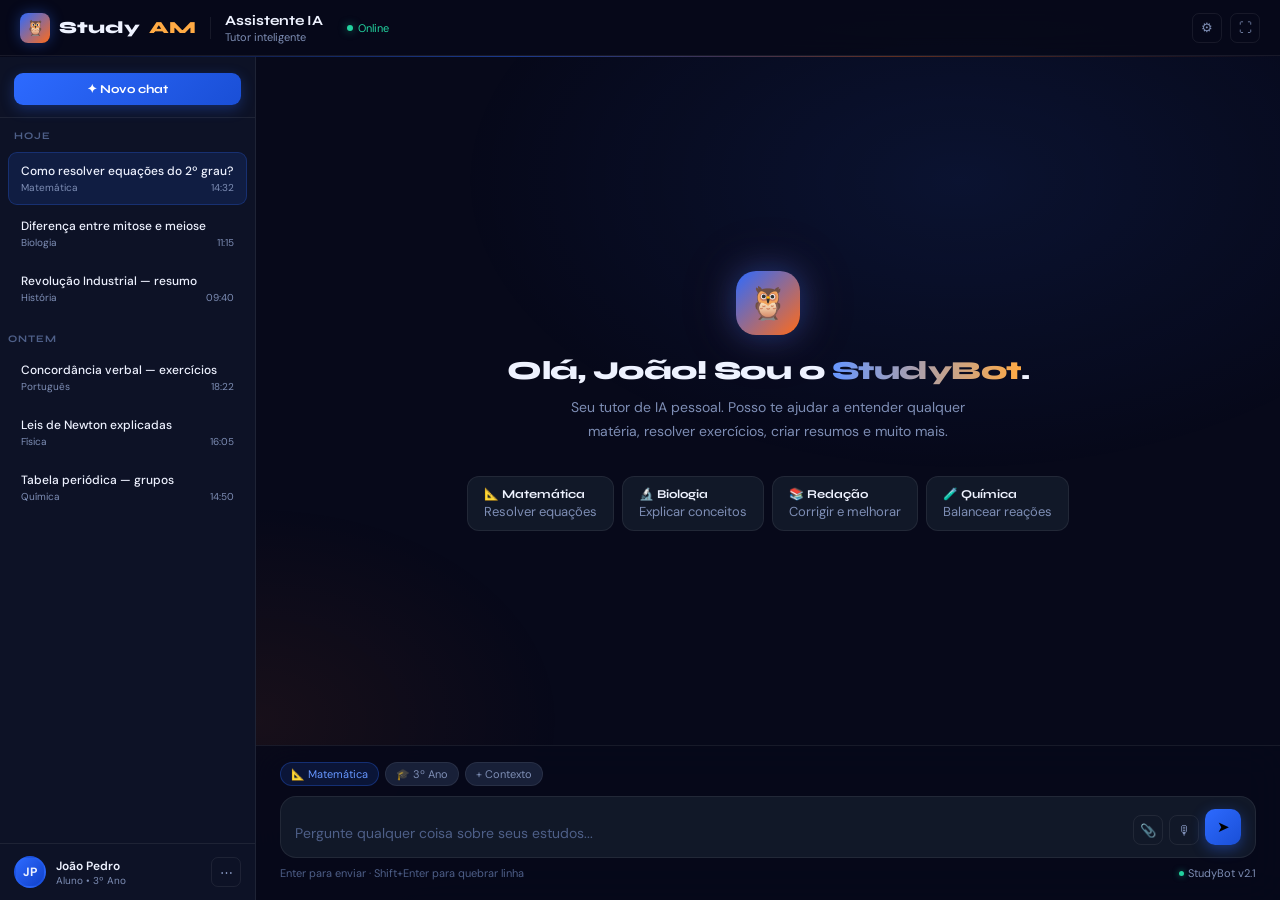
<file: Frontend/studyam-chat.html>
<!DOCTYPE html>
<html lang="pt-BR">
<head>
<meta charset="UTF-8">
<meta name="viewport" content="width=device-width, initial-scale=1.0">
<title>StudyAM — Assistente IA</title>
<link href="https://fonts.googleapis.com/css2?family=Syne:wght@400;600;700;800&family=DM+Sans:wght@300;400;500&display=swap" rel="stylesheet">
<style>
*, *::before, *::after { box-sizing: border-box; margin: 0; padding: 0; }
:root {
  --bg: #07091a;
  --s1: #0d1226;
  --s2: #111828;
  --s3: #182038;
  --border: rgba(255,255,255,0.07);
  --blue: #2d6aff;
  --blue-l: #6696ff;
  --blue-d: rgba(45,106,255,0.13);
  --orange: #ff6b1a;
  --orange-l: #ffaa44;
  --orange-d: rgba(255,107,26,0.12);
  --green: #22d3a0;
  --white: #eef2ff;
  --muted: #4e5f88;
  --muted2: #7e8eb5;
}

body {
  font-family: 'DM Sans', sans-serif;
  background: var(--bg);
  height: 100vh; display: flex; flex-direction: column;
  color: var(--white); overflow: hidden;
}

/* BG atmosphere */
.bg-atm {
  position: fixed; inset: 0; z-index: 0; pointer-events: none;
  background:
    radial-gradient(ellipse 60% 50% at 75% 20%, rgba(45,106,255,0.1) 0%, transparent 65%),
    radial-gradient(ellipse 40% 40% at 20% 80%, rgba(255,107,26,0.07) 0%, transparent 60%);
}

/* TOPBAR */
.topbar {
  height: 56px; display: flex; align-items: center; padding: 0 20px;
  background: rgba(7,9,26,0.92); border-bottom: 1px solid var(--border);
  backdrop-filter: blur(20px); flex-shrink: 0; position: relative; z-index: 50;
  gap: 14px;
}
.t-logo { display: flex; align-items: center; gap: 9px; font-family: 'Syne', sans-serif; font-size: 17px; font-weight: 800; flex-shrink: 0; }
.t-icon { width: 30px; height: 30px; background: linear-gradient(135deg, var(--blue), var(--orange)); border-radius: 8px; display: flex; align-items: center; justify-content: center; font-size: 15px; box-shadow: 0 0 14px rgba(45,106,255,0.4); }
.t-dot { color: var(--orange-l); }
.t-sep { width: 1px; height: 22px; background: var(--border); }
.t-title { font-family: 'Syne', sans-serif; font-size: 14px; font-weight: 700; color: var(--white); }
.t-sub { font-size: 11px; color: var(--muted2); }
.t-status { display: flex; align-items: center; gap: 5px; font-size: 11px; color: var(--green); }
.t-status::before { content: ''; width: 6px; height: 6px; border-radius: 50%; background: var(--green); box-shadow: 0 0 8px rgba(34,211,160,0.6); animation: blink 2s ease-in-out infinite; }
@keyframes blink { 0%,100%{opacity:1} 50%{opacity:0.4} }
.t-right { margin-left: auto; display: flex; gap: 8px; align-items: center; }
.t-btn { width: 30px; height: 30px; border-radius: 7px; border: 1px solid var(--border); background: transparent; cursor: pointer; display: flex; align-items: center; justify-content: center; font-size: 13px; color: var(--muted2); transition: all 0.2s; }
.t-btn:hover { background: var(--s3); color: var(--white); }
.glow-line { height: 1px; background: linear-gradient(90deg, transparent, rgba(45,106,255,0.5) 40%, rgba(255,107,26,0.35) 70%, transparent); flex-shrink: 0; position: relative; z-index: 49; }

/* LAYOUT */
.layout { display: flex; flex: 1; overflow: hidden; position: relative; z-index: 1; }

/* SIDEBAR */
.sidebar {
  width: 256px; flex-shrink: 0;
  background: var(--s1); border-right: 1px solid var(--border);
  display: flex; flex-direction: column; overflow: hidden;
}
.sb-top { padding: 16px 14px 12px; border-bottom: 1px solid var(--border); }
.btn-new-chat {
  width: 100%; background: linear-gradient(135deg, var(--blue), #1a4fd6);
  border: none; border-radius: 9px; padding: 9px 14px;
  font-family: 'Syne', sans-serif; font-size: 12px; font-weight: 700;
  color: white; cursor: pointer; display: flex; align-items: center; gap: 7px; justify-content: center;
  transition: all 0.2s; box-shadow: 0 4px 14px rgba(45,106,255,0.3);
}
.btn-new-chat:hover { transform: translateY(-1px); box-shadow: 0 6px 20px rgba(45,106,255,0.45); }

.sb-section { padding: 12px 14px 6px; font-family: 'Syne', sans-serif; font-size: 10px; font-weight: 700; color: var(--muted); text-transform: uppercase; letter-spacing: 1px; }

.chat-list { flex: 1; overflow-y: auto; padding: 4px 8px; }
.chat-list::-webkit-scrollbar { width: 3px; }
.chat-list::-webkit-scrollbar-thumb { background: var(--s3); border-radius: 2px; }

.chat-item {
  padding: 10px 12px; border-radius: 9px; cursor: pointer;
  transition: all 0.2s; margin-bottom: 2px; border: 1.5px solid transparent;
}
.chat-item:hover { background: var(--s3); }
.chat-item.active { background: var(--blue-d); border-color: rgba(45,106,255,0.25); }
.ci-title { font-size: 12px; font-weight: 500; color: var(--white); margin-bottom: 2px; white-space: nowrap; overflow: hidden; text-overflow: ellipsis; }
.ci-meta { font-size: 10px; color: var(--muted2); display: flex; justify-content: space-between; }

.sb-bottom { padding: 12px 14px; border-top: 1px solid var(--border); }
.user-row { display: flex; align-items: center; gap: 10px; }
.user-av { width: 32px; height: 32px; border-radius: 50%; background: linear-gradient(135deg, var(--blue), #1040c8); display: flex; align-items: center; justify-content: center; font-weight: 700; font-size: 12px; flex-shrink: 0; border: 2px solid rgba(45,106,255,0.3); }
.user-info { flex: 1; min-width: 0; }
.user-name { font-size: 12px; font-weight: 600; color: var(--white); }
.user-role { font-size: 10px; color: var(--muted2); }

/* CHAT MAIN */
.chat-main { flex: 1; display: flex; flex-direction: column; overflow: hidden; }

/* MESSAGES */
.messages {
  flex: 1; overflow-y: auto; padding: 28px 0;
}
.messages::-webkit-scrollbar { width: 4px; }
.messages::-webkit-scrollbar-thumb { background: var(--s3); border-radius: 2px; }

.msg-row {
  display: flex; padding: 6px 32px; gap: 12px;
  animation: msgIn 0.35s ease both;
}
@keyframes msgIn { from{opacity:0;transform:translateY(8px)} to{opacity:1;transform:translateY(0)} }
.msg-row.user { flex-direction: row-reverse; }

.msg-avatar {
  width: 32px; height: 32px; border-radius: 50%; flex-shrink: 0;
  display: flex; align-items: center; justify-content: center; font-size: 14px;
  margin-top: 2px;
}
.msg-avatar.ai {
  background: linear-gradient(135deg, var(--blue), #1a4fd6);
  box-shadow: 0 0 16px rgba(45,106,255,0.4);
}
.msg-avatar.user-av2 {
  background: linear-gradient(135deg, var(--orange), #c04a00);
  box-shadow: 0 0 12px rgba(255,107,26,0.3);
}

.msg-content { max-width: 68%; }
.msg-name { font-size: 11px; font-weight: 600; color: var(--muted2); margin-bottom: 5px; }
.msg-row.user .msg-name { text-align: right; }

.bubble {
  padding: 13px 16px; border-radius: 16px; font-size: 14px; line-height: 1.65;
  position: relative;
}
.bubble.ai {
  background: var(--s2); border: 1px solid var(--border);
  color: var(--white); border-radius: 4px 16px 16px 16px;
}
.bubble.user-b {
  background: linear-gradient(135deg, var(--blue), #1a4fd6);
  color: white; border-radius: 16px 4px 16px 16px;
  box-shadow: 0 4px 16px rgba(45,106,255,0.3);
}

/* Code block in bubble */
.code-block {
  background: rgba(0,0,0,0.35); border: 1px solid rgba(255,255,255,0.08);
  border-radius: 8px; padding: 12px 14px; margin: 10px 0;
  font-family: 'Courier New', monospace; font-size: 12px; color: #a5f3fc;
  overflow-x: auto; line-height: 1.6;
}
.code-lang { font-size: 10px; color: var(--muted2); margin-bottom: 6px; text-transform: uppercase; letter-spacing: 0.5px; }

.bubble-actions { display: flex; gap: 6px; margin-top: 8px; }
.bact { background: transparent; border: 1px solid var(--border); border-radius: 6px; padding: 4px 10px; font-size: 11px; color: var(--muted2); cursor: pointer; transition: all 0.18s; font-family: 'DM Sans', sans-serif; }
.bact:hover { background: var(--s3); color: var(--white); }

/* Suggestion chips */
.suggestions {
  padding: 0 32px 16px; display: flex; gap: 8px; flex-wrap: wrap;
}
.chip {
  background: var(--s2); border: 1px solid var(--border);
  border-radius: 20px; padding: 7px 14px; font-size: 12px; color: var(--muted2);
  cursor: pointer; transition: all 0.2s; white-space: nowrap;
}
.chip:hover { background: var(--blue-d); border-color: rgba(45,106,255,0.3); color: var(--blue-l); }

/* TYPING INDICATOR */
.typing-row { display: flex; padding: 8px 32px; gap: 12px; }
.typing-bubble {
  background: var(--s2); border: 1px solid var(--border);
  border-radius: 4px 16px 16px 16px; padding: 13px 18px;
  display: flex; gap: 4px; align-items: center;
}
.typing-dot {
  width: 7px; height: 7px; border-radius: 50%; background: var(--muted2);
  animation: typingAnim 1.2s ease-in-out infinite;
}
.typing-dot:nth-child(2) { animation-delay: 0.2s; }
.typing-dot:nth-child(3) { animation-delay: 0.4s; }
@keyframes typingAnim { 0%,100%{opacity:0.3;transform:scale(0.8)} 50%{opacity:1;transform:scale(1)} }

/* INPUT AREA */
.input-area {
  padding: 16px 24px 20px;
  background: rgba(7,9,26,0.85); backdrop-filter: blur(20px);
  border-top: 1px solid var(--border);
  flex-shrink: 0;
}

.context-pills { display: flex; gap: 6px; margin-bottom: 10px; }
.ctx-pill {
  display: flex; align-items: center; gap: 5px;
  background: var(--s3); border: 1px solid var(--border);
  border-radius: 20px; padding: 4px 10px; font-size: 11px; color: var(--muted2);
  cursor: pointer; transition: all 0.2s;
}
.ctx-pill:hover { border-color: rgba(45,106,255,0.3); color: var(--blue-l); }
.ctx-pill.active { background: var(--blue-d); border-color: rgba(45,106,255,0.3); color: var(--blue-l); }

.input-box {
  display: flex; gap: 10px; align-items: flex-end;
  background: var(--s2); border: 1.5px solid var(--border);
  border-radius: 16px; padding: 12px 14px;
  transition: border-color 0.2s;
}
.input-box:focus-within { border-color: rgba(45,106,255,0.4); box-shadow: 0 0 0 3px rgba(45,106,255,0.07); }

.msg-input {
  flex: 1; background: transparent; border: none;
  font-family: 'DM Sans', sans-serif; font-size: 14px; color: var(--white);
  outline: none; resize: none; max-height: 120px; min-height: 22px;
  line-height: 1.5;
}
.msg-input::placeholder { color: var(--muted); }

.input-actions { display: flex; gap: 6px; align-items: flex-end; flex-shrink: 0; }
.ia-btn { width: 30px; height: 30px; border-radius: 8px; border: 1px solid var(--border); background: transparent; cursor: pointer; display: flex; align-items: center; justify-content: center; font-size: 13px; color: var(--muted2); transition: all 0.2s; }
.ia-btn:hover { background: var(--s3); color: var(--white); }

.send-btn {
  width: 36px; height: 36px; border-radius: 10px;
  background: linear-gradient(135deg, var(--blue), #1a4fd6);
  border: none; cursor: pointer; display: flex; align-items: center; justify-content: center;
  font-size: 15px; transition: all 0.2s; flex-shrink: 0;
  box-shadow: 0 4px 14px rgba(45,106,255,0.4);
}
.send-btn:hover { transform: scale(1.05); box-shadow: 0 6px 20px rgba(45,106,255,0.55); }
.send-btn:active { transform: scale(0.97); }

.input-footer { display: flex; justify-content: space-between; align-items: center; margin-top: 8px; }
.input-hint-txt { font-size: 11px; color: var(--muted); }
.model-tag { font-size: 11px; color: var(--muted2); display: flex; align-items: center; gap: 4px; }
.model-dot { width: 5px; height: 5px; border-radius: 50%; background: var(--green); box-shadow: 0 0 6px rgba(34,211,160,0.6); }

/* Welcome state */
.welcome {
  flex: 1; display: flex; flex-direction: column; align-items: center; justify-content: center;
  padding: 40px 48px; text-align: center;
}
.w-icon { width: 64px; height: 64px; background: linear-gradient(135deg, var(--blue), var(--orange)); border-radius: 20px; display: flex; align-items: center; justify-content: center; font-size: 32px; margin: 0 auto 20px; box-shadow: 0 0 32px rgba(45,106,255,0.4), 0 0 64px rgba(255,107,26,0.15); animation: float 4s ease-in-out infinite; }
@keyframes float { 0%,100%{transform:translateY(0)} 50%{transform:translateY(-8px)} }
.w-title { font-family: 'Syne', sans-serif; font-size: 26px; font-weight: 800; color: var(--white); letter-spacing: -0.5px; margin-bottom: 10px; }
.w-title em { font-style: normal; background: linear-gradient(90deg, var(--blue-l), var(--orange-l)); -webkit-background-clip: text; -webkit-text-fill-color: transparent; background-clip: text; }
.w-sub { font-size: 14px; color: var(--muted2); line-height: 1.7; max-width: 420px; margin-bottom: 32px; }
.w-chips { display: flex; gap: 8px; flex-wrap: wrap; justify-content: center; }
.w-chip { background: var(--s2); border: 1px solid var(--border); border-radius: 12px; padding: 10px 16px; font-size: 13px; color: var(--muted2); cursor: pointer; transition: all 0.2s; text-align: left; }
.w-chip:hover { background: var(--blue-d); border-color: rgba(45,106,255,0.3); color: var(--white); transform: translateY(-2px); }
.w-chip strong { display: block; font-family: 'Syne', sans-serif; font-size: 12px; font-weight: 700; color: var(--white); margin-bottom: 2px; }
</style>
</head>
<body>
<div class="bg-atm"></div>

<!-- TOPBAR -->
<div class="topbar">
  <div class="t-logo"><div class="t-icon">🦉</div>Study<span class="t-dot">AM</span></div>
  <div class="t-sep"></div>
  <div style="display:flex;flex-direction:column;gap:1px">
    <div class="t-title">Assistente IA</div>
    <div class="t-sub">Tutor inteligente</div>
  </div>
  <div style="margin-left:10px"><span class="t-status">Online</span></div>
  <div class="t-right">
    <button class="t-btn" title="Configurações">⚙</button>
    <button class="t-btn" title="Tela cheia">⛶</button>
  </div>
</div>
<div class="glow-line"></div>

<div class="layout">

  <!-- SIDEBAR -->
  <div class="sidebar">
    <div class="sb-top">
      <button class="btn-new-chat" onclick="showWelcome()">✦ Novo chat</button>
    </div>

    <div class="sb-section">Hoje</div>
    <div class="chat-list">
      <div class="chat-item active">
        <div class="ci-title">Como resolver equações do 2º grau?</div>
        <div class="ci-meta"><span>Matemática</span><span>14:32</span></div>
      </div>
      <div class="chat-item">
        <div class="ci-title">Diferença entre mitose e meiose</div>
        <div class="ci-meta"><span>Biologia</span><span>11:15</span></div>
      </div>
      <div class="chat-item">
        <div class="ci-title">Revolução Industrial — resumo</div>
        <div class="ci-meta"><span>História</span><span>09:40</span></div>
      </div>

      <div class="sb-section" style="padding-left:0;margin-top:6px">Ontem</div>
      <div class="chat-item">
        <div class="ci-title">Concordância verbal — exercícios</div>
        <div class="ci-meta"><span>Português</span><span>18:22</span></div>
      </div>
      <div class="chat-item">
        <div class="ci-title">Leis de Newton explicadas</div>
        <div class="ci-meta"><span>Física</span><span>16:05</span></div>
      </div>
      <div class="chat-item">
        <div class="ci-title">Tabela periódica — grupos</div>
        <div class="ci-meta"><span>Química</span><span>14:50</span></div>
      </div>
    </div>

    <div class="sb-bottom">
      <div class="user-row">
        <div class="user-av">JP</div>
        <div class="user-info">
          <div class="user-name">João Pedro</div>
          <div class="user-role">Aluno • 3º Ano</div>
        </div>
        <button class="t-btn">⋯</button>
      </div>
    </div>
  </div>

  <!-- CHAT MAIN -->
  <div class="chat-main" id="chat-main">

    <!-- WELCOME (shown by default) -->
    <div class="welcome" id="welcome-screen">
      <div class="w-icon">🦉</div>
      <div class="w-title">Olá, João! Sou o <em>StudyBot</em>.</div>
      <div class="w-sub">Seu tutor de IA pessoal. Posso te ajudar a entender qualquer matéria, resolver exercícios, criar resumos e muito mais.</div>
      <div class="w-chips">
        <div class="w-chip" onclick="startChat()"><strong>📐 Matemática</strong>Resolver equações</div>
        <div class="w-chip" onclick="startChat()"><strong>🔬 Biologia</strong>Explicar conceitos</div>
        <div class="w-chip" onclick="startChat()"><strong>📚 Redação</strong>Corrigir e melhorar</div>
        <div class="w-chip" onclick="startChat()"><strong>🧪 Química</strong>Balancear reações</div>
      </div>
    </div>

    <!-- MESSAGES (hidden by default) -->
    <div class="messages" id="messages-area" style="display:none">
      <div class="msg-row">
        <div class="msg-avatar ai">🦉</div>
        <div class="msg-content">
          <div class="msg-name">StudyBot IA</div>
          <div class="bubble ai">Olá, João! Vou te explicar como resolver equações do 2º grau passo a passo. 😊<br><br>
          Uma equação do 2º grau tem a forma <strong>ax² + bx + c = 0</strong>, onde <em>a ≠ 0</em>. Para resolver, usamos a <strong>Fórmula de Bhaskara</strong>:
          <div class="code-block">
            <div class="code-lang">Fórmula de Bhaskara</div>
            x = (-b ± √Δ) / 2a<br>
            onde  Δ = b² - 4ac
          </div>
          <strong>Exemplo:</strong> Para x² - 5x + 6 = 0 (a=1, b=-5, c=6):<br>
          Δ = 25 - 24 = 1<br>
          x₁ = (5 + 1) / 2 = <strong>3</strong><br>
          x₂ = (5 - 1) / 2 = <strong>2</strong>
          </div>
          <div class="bubble-actions">
            <button class="bact">👍</button>
            <button class="bact">📋 Copiar</button>
            <button class="bact">🔁 Refazer</button>
          </div>
        </div>
      </div>

      <div class="msg-row user">
        <div class="msg-avatar user-av2">JP</div>
        <div class="msg-content">
          <div class="msg-name">João Pedro</div>
          <div class="bubble user-b">E quando o Δ é negativo? O que acontece?</div>
        </div>
      </div>

      <div class="msg-row">
        <div class="msg-avatar ai">🦉</div>
        <div class="msg-content">
          <div class="msg-name">StudyBot IA</div>
          <div class="bubble ai">Ótima pergunta! Quando <strong>Δ &lt; 0</strong>, a equação não possui raízes reais.<br><br>
          Isso significa que o gráfico da parábola <strong>não toca o eixo X</strong>. Existem três casos:<br><br>
          • <strong>Δ &gt; 0</strong> → Duas raízes reais distintas ✅<br>
          • <strong>Δ = 0</strong> → Uma raiz real (raiz dupla) ✅<br>
          • <strong>Δ &lt; 0</strong> → Nenhuma raiz real ❌ (no conjunto dos Reais)</div>
          <div class="bubble-actions">
            <button class="bact">👍</button>
            <button class="bact">📋 Copiar</button>
            <button class="bact">🔁 Refazer</button>
          </div>
        </div>
      </div>

      <!-- TYPING -->
      <div class="typing-row" id="typing-ind" style="display:none">
        <div class="msg-avatar ai">🦉</div>
        <div class="typing-bubble">
          <div class="typing-dot"></div>
          <div class="typing-dot"></div>
          <div class="typing-dot"></div>
        </div>
      </div>
    </div>

    <!-- SUGGESTIONS -->
    <div class="suggestions" id="suggestions" style="display:none">
      <div class="chip" onclick="sendMsg(this)">📝 Me dê um exercício para praticar</div>
      <div class="chip" onclick="sendMsg(this)">📊 Mostre o gráfico da parábola</div>
      <div class="chip" onclick="sendMsg(this)">🔁 Explique de outra forma</div>
    </div>

    <!-- INPUT -->
    <div class="input-area">
      <div class="context-pills">
        <div class="ctx-pill active">📐 Matemática</div>
        <div class="ctx-pill">🎓 3º Ano</div>
        <div class="ctx-pill">+ Contexto</div>
      </div>
      <div class="input-box">
        <textarea class="msg-input" id="msg-input" placeholder="Pergunte qualquer coisa sobre seus estudos..." rows="1" onkeydown="handleKey(event)"></textarea>
        <div class="input-actions">
          <button class="ia-btn" title="Anexar">📎</button>
          <button class="ia-btn" title="Voz">🎙</button>
          <button class="send-btn" onclick="sendMsg()" title="Enviar">➤</button>
        </div>
      </div>
      <div class="input-footer">
        <span class="input-hint-txt">Enter para enviar · Shift+Enter para quebrar linha</span>
        <span class="model-tag"><span class="model-dot"></span>StudyBot v2.1</span>
      </div>
    </div>
  </div>
</div>

<script>
let chatStarted = false;

function startChat() {
  document.getElementById('welcome-screen').style.display = 'none';
  document.getElementById('messages-area').style.display = 'block';
  document.getElementById('suggestions').style.display = 'flex';
  chatStarted = true;
}

function showWelcome() {
  document.getElementById('welcome-screen').style.display = 'flex';
  document.getElementById('messages-area').style.display = 'none';
  document.getElementById('suggestions').style.display = 'none';
  chatStarted = false;
}

function sendMsg(chip) {
  if (!chatStarted) startChat();
  const input = document.getElementById('msg-input');
  const text = chip ? chip.textContent.trim() : input.value.trim();
  if (!text) return;
  input.value = '';

  const area = document.getElementById('messages-area');
  const newMsg = document.createElement('div');
  newMsg.className = 'msg-row user';
  newMsg.innerHTML = `<div class="msg-avatar user-av2">JP</div><div class="msg-content"><div class="msg-name">João Pedro</div><div class="bubble user-b">${text}</div></div>`;
  area.appendChild(newMsg);

  const typing = document.getElementById('typing-ind');
  typing.style.display = 'flex';
  area.scrollTop = area.scrollHeight;

  setTimeout(() => {
    typing.style.display = 'none';
    const reply = document.createElement('div');
    reply.className = 'msg-row';
    reply.innerHTML = `<div class="msg-avatar ai">🦉</div><div class="msg-content"><div class="msg-name">StudyBot IA</div><div class="bubble ai">Entendido! Vou elaborar uma resposta detalhada sobre esse tópico para você. 📚</div><div class="bubble-actions"><button class="bact">👍</button><button class="bact">📋 Copiar</button></div></div>`;
    area.appendChild(reply);
    area.scrollTop = area.scrollHeight;
  }, 1800);
}

function handleKey(e) {
  if (e.key === 'Enter' && !e.shiftKey) { e.preventDefault(); sendMsg(); }
}

document.querySelectorAll('.chat-item').forEach(i => {
  i.addEventListener('click', function() {
    document.querySelectorAll('.chat-item').forEach(x => x.classList.remove('active'));
    this.classList.add('active');
    startChat();
  });
});

document.querySelectorAll('.ctx-pill').forEach(p => {
  p.addEventListener('click', function() {
    document.querySelectorAll('.ctx-pill').forEach(x => x.classList.remove('active'));
    this.classList.add('active');
  });
});
</script>
</body>
</html>
</file>
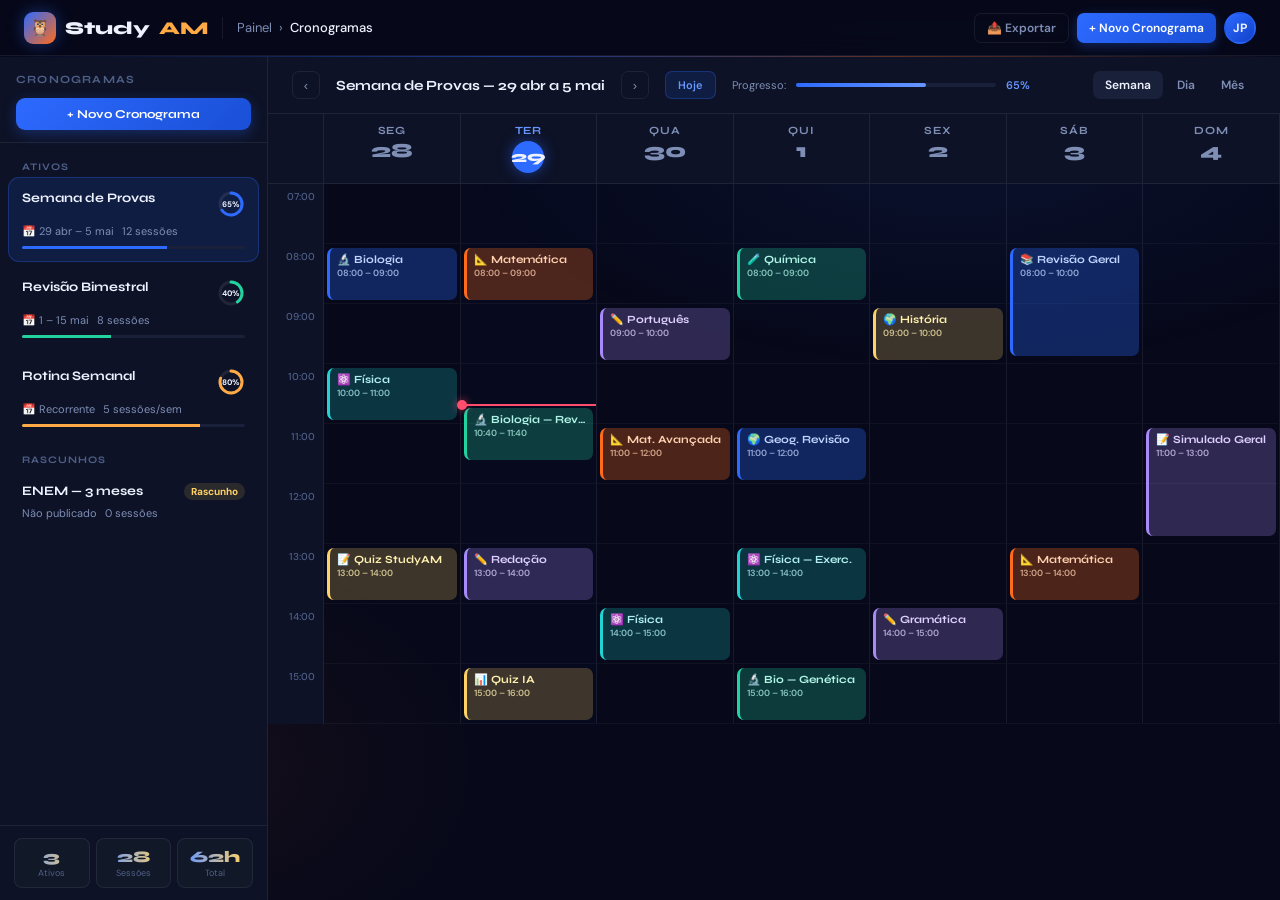
<file: Frontend/studyam-cronogramas.html>
<!DOCTYPE html>
<html lang="pt-BR">
<head>
<meta charset="UTF-8">
<meta name="viewport" content="width=device-width, initial-scale=1.0">
<title>StudyAM — Cronogramas</title>
<link href="https://fonts.googleapis.com/css2?family=Syne:wght@400;600;700;800&family=DM+Sans:wght@300;400;500&display=swap" rel="stylesheet">
<style>
*, *::before, *::after { box-sizing: border-box; margin: 0; padding: 0; }
:root {
  --bg: #07091a; --s1: #0d1226; --s2: #111828; --s3: #18203a;
  --border: rgba(255,255,255,0.07);
  --blue: #2d6aff; --blue-l: #6696ff; --blue-d: rgba(45,106,255,0.13);
  --orange: #ff6b1a; --orange-l: #ffaa44; --orange-d: rgba(255,107,26,0.12);
  --green: #22d3a0; --green-d: rgba(34,211,160,0.12);
  --red: #ff4d6d; --red-d: rgba(255,77,109,0.1);
  --gold: #ffd166; --gold-d: rgba(255,209,102,0.1);
  --purple: #a78bfa; --purple-d: rgba(167,139,250,0.1);
  --teal: #22d3d3; --teal-d: rgba(34,211,211,0.1);
  --white: #eef2ff; --muted: #4e5f88; --muted2: #7e8eb5;
}
body { font-family: 'DM Sans', sans-serif; background: var(--bg); height: 100vh; display: flex; flex-direction: column; color: var(--white); overflow: hidden; }

.bg-atm { position: fixed; inset: 0; z-index: 0; pointer-events: none;
  background: radial-gradient(ellipse 60% 40% at 75% 15%, rgba(45,106,255,0.09) 0%, transparent 65%),
    radial-gradient(ellipse 40% 40% at 15% 85%, rgba(255,107,26,0.06) 0%, transparent 60%); }

/* TOPBAR */
.topbar { height: 56px; display: flex; align-items: center; padding: 0 24px; gap: 14px;
  background: rgba(7,9,26,0.92); border-bottom: 1px solid var(--border);
  backdrop-filter: blur(20px); flex-shrink: 0; position: relative; z-index: 50; }
.t-logo { display: flex; align-items: center; gap: 9px; font-family: 'Syne', sans-serif; font-size: 18px; font-weight: 800; }
.t-icon { width: 32px; height: 32px; background: linear-gradient(135deg, var(--blue), var(--orange)); border-radius: 9px; display: flex; align-items: center; justify-content: center; font-size: 16px; box-shadow: 0 0 16px rgba(45,106,255,0.4); }
.t-dot { color: var(--orange-l); }
.t-sep { width: 1px; height: 22px; background: var(--border); }
.t-crumb { font-size: 13px; color: var(--muted2); display: flex; gap: 7px; align-items: center; }
.t-cur { color: var(--white); font-weight: 500; }
.t-right { margin-left: auto; display: flex; gap: 8px; align-items: center; }
.t-avatar { width: 32px; height: 32px; border-radius: 50%; background: linear-gradient(135deg, var(--blue), #1040c8); display: flex; align-items: center; justify-content: center; font-weight: 700; font-size: 12px; border: 2px solid rgba(45,106,255,0.35); cursor: pointer; }
.tbtn { height: 30px; padding: 0 12px; border-radius: 7px; border: 1px solid var(--border); background: transparent; font-size: 12px; font-weight: 600; color: var(--muted2); cursor: pointer; font-family: 'DM Sans', sans-serif; transition: all 0.2s; display: flex; align-items: center; gap: 5px; }
.tbtn:hover { background: var(--s3); color: var(--white); }
.tbtn.primary { background: linear-gradient(135deg, var(--blue), #1a4fd6); color: white; border: none; box-shadow: 0 3px 12px rgba(45,106,255,0.3); }
.tbtn.primary:hover { transform: translateY(-1px); }
.glow-line { height: 1px; background: linear-gradient(90deg, transparent, rgba(45,106,255,0.5) 40%, rgba(255,107,26,0.35) 70%, transparent); flex-shrink: 0; z-index: 49; position: relative; }

/* LAYOUT */
.layout { display: flex; flex: 1; overflow: hidden; position: relative; z-index: 1; }

/* SIDEBAR */
.sb { width: 268px; flex-shrink: 0; background: var(--s1); border-right: 1px solid var(--border); display: flex; flex-direction: column; overflow: hidden; }
.sb-top { padding: 16px 16px 12px; border-bottom: 1px solid var(--border); }
.sb-top h3 { font-family: 'Syne', sans-serif; font-size: 11px; font-weight: 700; color: var(--muted); text-transform: uppercase; letter-spacing: 1.2px; margin-bottom: 12px; }
.btn-new { width: 100%; background: linear-gradient(135deg, var(--blue), #1a4fd6); border: none; border-radius: 9px; padding: 9px 14px; font-family: 'Syne', sans-serif; font-size: 12px; font-weight: 700; color: white; cursor: pointer; display: flex; align-items: center; gap: 7px; justify-content: center; transition: all 0.2s; box-shadow: 0 4px 14px rgba(45,106,255,0.3); }
.btn-new:hover { transform: translateY(-1px); }

.sb-list { flex: 1; overflow-y: auto; padding: 8px; }
.sb-list::-webkit-scrollbar { width: 3px; }
.sb-list::-webkit-scrollbar-thumb { background: var(--s3); border-radius: 2px; }

.sched-item { padding: 12px 13px; border-radius: 11px; cursor: pointer; transition: all 0.2s; margin-bottom: 4px; border: 1.5px solid transparent; }
.sched-item:hover { background: var(--s3); }
.sched-item.active { background: var(--blue-d); border-color: rgba(45,106,255,0.28); }
.si-top { display: flex; justify-content: space-between; align-items: flex-start; margin-bottom: 6px; }
.si-name { font-family: 'Syne', sans-serif; font-size: 13px; font-weight: 700; color: var(--white); }
.si-badge { font-size: 10px; padding: 2px 7px; border-radius: 20px; font-weight: 700; }
.si-meta { display: flex; gap: 8px; font-size: 11px; color: var(--muted2); }
.si-bar { height: 3px; border-radius: 2px; margin-top: 8px; }

/* Progress ring mini */
.si-ring { position: relative; width: 28px; height: 28px; flex-shrink: 0; }
.si-ring svg { transform: rotate(-90deg); }
.si-ring-val { position: absolute; inset: 0; display: flex; align-items: center; justify-content: center; font-size: 8px; font-weight: 700; color: var(--white); }

.sb-section-lbl { padding: 10px 14px 4px; font-family: 'Syne', sans-serif; font-size: 10px; font-weight: 700; color: var(--muted); text-transform: uppercase; letter-spacing: 1px; }

.sb-footer { padding: 12px 14px; border-top: 1px solid var(--border); }
.sb-stats { display: grid; grid-template-columns: 1fr 1fr 1fr; gap: 6px; }
.sbs { background: var(--s2); border: 1px solid var(--border); border-radius: 8px; padding: 8px; text-align: center; }
.sbs-val { font-family: 'Syne', sans-serif; font-size: 16px; font-weight: 800; background: linear-gradient(90deg, var(--blue-l), var(--gold)); -webkit-background-clip: text; -webkit-text-fill-color: transparent; background-clip: text; }
.sbs-lbl { font-size: 9px; color: var(--muted); margin-top: 1px; }

/* MAIN */
.main { flex: 1; display: flex; flex-direction: column; overflow: hidden; }

/* WEEK HEADER */
.week-bar { padding: 14px 24px; background: var(--s1); border-bottom: 1px solid var(--border); display: flex; align-items: center; gap: 16px; flex-shrink: 0; animation: fadeUp 0.4s ease both; }
.week-nav { width: 28px; height: 28px; border-radius: 7px; border: 1px solid var(--border); background: transparent; cursor: pointer; display: flex; align-items: center; justify-content: center; font-size: 13px; color: var(--muted2); transition: all 0.18s; }
.week-nav:hover { background: var(--s3); color: var(--white); }
.week-label { font-family: 'Syne', sans-serif; font-size: 14px; font-weight: 700; color: var(--white); min-width: 200px; }
.week-today-btn { height: 28px; padding: 0 12px; border-radius: 7px; border: 1px solid rgba(45,106,255,0.3); background: var(--blue-d); font-size: 11px; font-weight: 600; color: var(--blue-l); cursor: pointer; transition: all 0.2s; font-family: 'DM Sans', sans-serif; }
.week-today-btn:hover { background: rgba(45,106,255,0.2); }
.week-progress { flex: 1; display: flex; align-items: center; gap: 10px; }
.wp-label { font-size: 11px; color: var(--muted2); white-space: nowrap; }
.wp-bar { flex: 1; height: 4px; background: var(--s3); border-radius: 2px; max-width: 200px; }
.wp-fill { height: 100%; border-radius: 2px; background: linear-gradient(90deg, var(--blue), var(--blue-l)); }
.wp-pct { font-size: 11px; color: var(--blue-l); font-weight: 600; }

/* VIEW TABS */
.view-tabs { display: flex; gap: 2px; margin-left: auto; }
.view-tab { height: 28px; padding: 0 12px; border-radius: 7px; border: none; background: transparent; font-size: 12px; font-weight: 600; color: var(--muted2); cursor: pointer; transition: all 0.2s; font-family: 'DM Sans', sans-serif; }
.view-tab:hover { color: var(--white); background: var(--s3); }
.view-tab.active { background: var(--s3); color: var(--white); }

/* GRID */
.grid-wrap { flex: 1; overflow: auto; position: relative; }
.grid-wrap::-webkit-scrollbar { width: 4px; height: 4px; }
.grid-wrap::-webkit-scrollbar-thumb { background: var(--s3); border-radius: 2px; }

.time-grid { display: grid; grid-template-columns: 56px repeat(7, 1fr); min-width: 900px; }

/* Day headers */
.day-hdr-row { display: contents; }
.grid-corner { width: 56px; background: var(--s1); border-bottom: 1px solid var(--border); border-right: 1px solid var(--border); position: sticky; top: 0; z-index: 20; }
.day-hdr { background: var(--s1); border-bottom: 1px solid var(--border); border-right: 1px solid var(--border); padding: 10px 8px; text-align: center; position: sticky; top: 0; z-index: 20; }
.dh-name { font-family: 'Syne', sans-serif; font-size: 11px; font-weight: 700; color: var(--muted2); text-transform: uppercase; letter-spacing: 0.8px; margin-bottom: 4px; }
.dh-num { font-family: 'Syne', sans-serif; font-size: 20px; font-weight: 800; color: var(--muted2); line-height: 1; }
.day-hdr.today .dh-name { color: var(--blue-l); }
.day-hdr.today .dh-num { color: var(--white); background: var(--blue); border-radius: 50%; width: 32px; height: 32px; display: flex; align-items: center; justify-content: center; margin: 0 auto; font-size: 16px; box-shadow: 0 0 14px rgba(45,106,255,0.5); }

/* Time rows */
.time-col { background: var(--s1); border-right: 1px solid var(--border); padding: 0 8px; display: flex; align-items: flex-start; justify-content: flex-end; height: 60px; padding-top: 6px; }
.time-lbl { font-size: 10px; color: var(--muted); font-weight: 500; white-space: nowrap; }
.cell { border-right: 1px solid var(--border); border-bottom: 1px solid rgba(255,255,255,0.04); height: 60px; position: relative; transition: background 0.15s; cursor: pointer; }
.cell:hover { background: rgba(45,106,255,0.04); }
.cell.today-col { background: rgba(45,106,255,0.02); }

/* Event blocks */
.event-block { position: absolute; left: 3px; right: 3px; border-radius: 7px; padding: 5px 7px; font-size: 11px; font-weight: 600; cursor: pointer; transition: all 0.2s; overflow: hidden; z-index: 10; }
.event-block:hover { filter: brightness(1.15); transform: scale(1.01); z-index: 15; }
.event-block .eb-title { font-family: 'Syne', sans-serif; font-size: 11px; font-weight: 700; margin-bottom: 1px; white-space: nowrap; overflow: hidden; text-overflow: ellipsis; }
.event-block .eb-time { font-size: 9px; opacity: 0.75; }
.eb-blue { background: rgba(45,106,255,0.3); border-left: 3px solid var(--blue); color: #c0d4ff; }
.eb-orange { background: rgba(255,107,26,0.28); border-left: 3px solid var(--orange); color: #ffd0b0; }
.eb-green { background: rgba(34,211,160,0.25); border-left: 3px solid var(--green); color: #b0f5e8; }
.eb-purple { background: rgba(167,139,250,0.25); border-left: 3px solid var(--purple); color: #ddd0ff; }
.eb-gold { background: rgba(255,209,102,0.22); border-left: 3px solid var(--gold); color: #fff0b0; }
.eb-teal { background: rgba(34,211,211,0.22); border-left: 3px solid var(--teal); color: #b0f0f0; }

/* Current time line */
.time-line { position: absolute; left: 0; right: 0; height: 2px; background: var(--red); z-index: 25; pointer-events: none; }
.time-line::before { content: ''; position: absolute; left: -4px; top: -4px; width: 10px; height: 10px; border-radius: 50%; background: var(--red); box-shadow: 0 0 8px rgba(255,77,109,0.6); }

@keyframes fadeUp { from{opacity:0;transform:translateY(8px)} to{opacity:1;transform:translateY(0)} }
</style>
</head>
<body>
<div class="bg-atm"></div>

<!-- TOPBAR -->
<div class="topbar">
  <div class="t-logo"><div class="t-icon">🦉</div>Study<span class="t-dot">AM</span></div>
  <div class="t-sep"></div>
  <div class="t-crumb"><span>Painel</span> ›<span class="t-cur">Cronogramas</span></div>
  <div class="t-right">
    <button class="tbtn">📤 Exportar</button>
    <button class="tbtn primary" onclick="alert('Novo cronograma!')">+ Novo Cronograma</button>
    <div class="t-avatar">JP</div>
  </div>
</div>
<div class="glow-line"></div>

<div class="layout">

  <!-- SIDEBAR -->
  <div class="sb">
    <div class="sb-top">
      <h3>Cronogramas</h3>
      <button class="btn-new">+ Novo Cronograma</button>
    </div>

    <div class="sb-list">
      <div class="sb-section-lbl">Ativos</div>

      <div class="sched-item active">
        <div class="si-top">
          <div class="si-name">Semana de Provas</div>
          <div class="si-ring">
            <svg width="28" height="28" viewBox="0 0 28 28">
              <circle cx="14" cy="14" r="11" fill="none" stroke="rgba(255,255,255,0.08)" stroke-width="3"/>
              <circle cx="14" cy="14" r="11" fill="none" stroke="#2d6aff" stroke-width="3" stroke-dasharray="69.1" stroke-dashoffset="24.2" stroke-linecap="round"/>
            </svg>
            <div class="si-ring-val">65%</div>
          </div>
        </div>
        <div class="si-meta"><span>📅 29 abr – 5 mai</span><span>12 sessões</span></div>
        <div class="si-bar" style="background:linear-gradient(90deg,var(--blue) 65%,var(--s3) 65%)"></div>
      </div>

      <div class="sched-item">
        <div class="si-top">
          <div class="si-name">Revisão Bimestral</div>
          <div class="si-ring">
            <svg width="28" height="28" viewBox="0 0 28 28">
              <circle cx="14" cy="14" r="11" fill="none" stroke="rgba(255,255,255,0.08)" stroke-width="3"/>
              <circle cx="14" cy="14" r="11" fill="none" stroke="#22d3a0" stroke-width="3" stroke-dasharray="69.1" stroke-dashoffset="41.5" stroke-linecap="round"/>
            </svg>
            <div class="si-ring-val">40%</div>
          </div>
        </div>
        <div class="si-meta"><span>📅 1 – 15 mai</span><span>8 sessões</span></div>
        <div class="si-bar" style="background:linear-gradient(90deg,var(--green) 40%,var(--s3) 40%)"></div>
      </div>

      <div class="sched-item">
        <div class="si-top">
          <div class="si-name">Rotina Semanal</div>
          <div class="si-ring">
            <svg width="28" height="28" viewBox="0 0 28 28">
              <circle cx="14" cy="14" r="11" fill="none" stroke="rgba(255,255,255,0.08)" stroke-width="3"/>
              <circle cx="14" cy="14" r="11" fill="none" stroke="#ffaa44" stroke-width="3" stroke-dasharray="69.1" stroke-dashoffset="13.8" stroke-linecap="round"/>
            </svg>
            <div class="si-ring-val">80%</div>
          </div>
        </div>
        <div class="si-meta"><span>📅 Recorrente</span><span>5 sessões/sem</span></div>
        <div class="si-bar" style="background:linear-gradient(90deg,var(--orange-l) 80%,var(--s3) 80%)"></div>
      </div>

      <div class="sb-section-lbl">Rascunhos</div>

      <div class="sched-item">
        <div class="si-top">
          <div class="si-name">ENEM — 3 meses</div>
          <span class="si-badge" style="background:rgba(255,209,102,0.12);color:var(--gold)">Rascunho</span>
        </div>
        <div class="si-meta"><span>Não publicado</span><span>0 sessões</span></div>
      </div>

    </div>

    <div class="sb-footer">
      <div class="sb-stats">
        <div class="sbs"><div class="sbs-val">3</div><div class="sbs-lbl">Ativos</div></div>
        <div class="sbs"><div class="sbs-val">28</div><div class="sbs-lbl">Sessões</div></div>
        <div class="sbs"><div class="sbs-val">62h</div><div class="sbs-lbl">Total</div></div>
      </div>
    </div>
  </div>

  <!-- MAIN -->
  <div class="main">
    <!-- WEEK BAR -->
    <div class="week-bar">
      <button class="week-nav">‹</button>
      <div class="week-label">Semana de Provas — 29 abr a 5 mai</div>
      <button class="week-nav">›</button>
      <button class="week-today-btn">Hoje</button>
      <div class="week-progress">
        <span class="wp-label">Progresso:</span>
        <div class="wp-bar"><div class="wp-fill" style="width:65%"></div></div>
        <span class="wp-pct">65%</span>
      </div>
      <div class="view-tabs">
        <button class="view-tab active">Semana</button>
        <button class="view-tab">Dia</button>
        <button class="view-tab">Mês</button>
      </div>
    </div>

    <!-- GRID -->
    <div class="grid-wrap">
      <div class="time-grid">

        <!-- HEADERS -->
        <div class="grid-corner"></div>
        <div class="day-hdr"><div class="dh-name">Seg</div><div class="dh-num">28</div></div>
        <div class="day-hdr today"><div class="dh-name">Ter</div><div class="dh-num">29</div></div>
        <div class="day-hdr"><div class="dh-name">Qua</div><div class="dh-num">30</div></div>
        <div class="day-hdr"><div class="dh-name">Qui</div><div class="dh-num">1</div></div>
        <div class="day-hdr"><div class="dh-name">Sex</div><div class="dh-num">2</div></div>
        <div class="day-hdr"><div class="dh-name">Sáb</div><div class="dh-num">3</div></div>
        <div class="day-hdr"><div class="dh-name">Dom</div><div class="dh-num">4</div></div>

        <!-- 07:00 -->
        <div class="time-col"><span class="time-lbl">07:00</span></div>
        <div class="cell"></div>
        <div class="cell today-col"></div>
        <div class="cell"></div>
        <div class="cell"></div>
        <div class="cell"></div>
        <div class="cell"></div>
        <div class="cell"></div>

        <!-- 08:00 -->
        <div class="time-col"><span class="time-lbl">08:00</span></div>
        <div class="cell"><div class="event-block eb-blue" style="top:4px;height:52px"><div class="eb-title">🔬 Biologia</div><div class="eb-time">08:00 – 09:00</div></div></div>
        <div class="cell today-col"><div class="event-block eb-orange" style="top:4px;height:52px"><div class="eb-title">📐 Matemática</div><div class="eb-time">08:00 – 09:00</div></div></div>
        <div class="cell"></div>
        <div class="cell"><div class="event-block eb-green" style="top:4px;height:52px"><div class="eb-title">🧪 Química</div><div class="eb-time">08:00 – 09:00</div></div></div>
        <div class="cell"></div>
        <div class="cell"><div class="event-block eb-blue" style="top:4px;height:108px"><div class="eb-title">📚 Revisão Geral</div><div class="eb-time">08:00 – 10:00</div></div></div>
        <div class="cell"></div>

        <!-- 09:00 -->
        <div class="time-col"><span class="time-lbl">09:00</span></div>
        <div class="cell"></div>
        <div class="cell today-col"></div>
        <div class="cell"><div class="event-block eb-purple" style="top:4px;height:52px"><div class="eb-title">✏️ Português</div><div class="eb-time">09:00 – 10:00</div></div></div>
        <div class="cell"></div>
        <div class="cell"><div class="event-block eb-gold" style="top:4px;height:52px"><div class="eb-title">🌍 História</div><div class="eb-time">09:00 – 10:00</div></div></div>
        <div class="cell"></div>
        <div class="cell"></div>

        <!-- 10:00 -->
        <div class="time-col"><span class="time-lbl">10:00</span></div>
        <div class="cell"><div class="event-block eb-teal" style="top:4px;height:52px"><div class="eb-title">⚛️ Física</div><div class="eb-time">10:00 – 11:00</div></div></div>
        <div class="cell today-col" style="position:relative">
          <div class="time-line" style="top:40px"></div>
          <div class="event-block eb-green" style="top:44px;height:52px"><div class="eb-title">🔬 Biologia — Revisão</div><div class="eb-time">10:40 – 11:40</div></div>
        </div>
        <div class="cell"></div>
        <div class="cell"></div>
        <div class="cell"></div>
        <div class="cell"></div>
        <div class="cell"></div>

        <!-- 11:00 -->
        <div class="time-col"><span class="time-lbl">11:00</span></div>
        <div class="cell"></div>
        <div class="cell today-col"></div>
        <div class="cell"><div class="event-block eb-orange" style="top:4px;height:52px"><div class="eb-title">📐 Mat. Avançada</div><div class="eb-time">11:00 – 12:00</div></div></div>
        <div class="cell"><div class="event-block eb-blue" style="top:4px;height:52px"><div class="eb-title">🌍 Geog. Revisão</div><div class="eb-time">11:00 – 12:00</div></div></div>
        <div class="cell"></div>
        <div class="cell"></div>
        <div class="cell"><div class="event-block eb-purple" style="top:4px;height:108px"><div class="eb-title">📝 Simulado Geral</div><div class="eb-time">11:00 – 13:00</div></div></div>

        <!-- 12:00 -->
        <div class="time-col"><span class="time-lbl">12:00</span></div>
        <div class="cell"></div>
        <div class="cell today-col"></div>
        <div class="cell"></div>
        <div class="cell"></div>
        <div class="cell"></div>
        <div class="cell"></div>
        <div class="cell"></div>

        <!-- 13:00 -->
        <div class="time-col"><span class="time-lbl">13:00</span></div>
        <div class="cell"><div class="event-block eb-gold" style="top:4px;height:52px"><div class="eb-title">📝 Quiz StudyAM</div><div class="eb-time">13:00 – 14:00</div></div></div>
        <div class="cell today-col"><div class="event-block eb-purple" style="top:4px;height:52px"><div class="eb-title">✏️ Redação</div><div class="eb-time">13:00 – 14:00</div></div></div>
        <div class="cell"></div>
        <div class="cell"><div class="event-block eb-teal" style="top:4px;height:52px"><div class="eb-title">⚛️ Física — Exerc.</div><div class="eb-time">13:00 – 14:00</div></div></div>
        <div class="cell"></div>
        <div class="cell"><div class="event-block eb-orange" style="top:4px;height:52px"><div class="eb-title">📐 Matemática</div><div class="eb-time">13:00 – 14:00</div></div></div>
        <div class="cell"></div>

        <!-- 14:00 -->
        <div class="time-col"><span class="time-lbl">14:00</span></div>
        <div class="cell"></div>
        <div class="cell today-col"></div>
        <div class="cell"><div class="event-block eb-teal" style="top:4px;height:52px"><div class="eb-title">⚛️ Física</div><div class="eb-time">14:00 – 15:00</div></div></div>
        <div class="cell"></div>
        <div class="cell"><div class="event-block eb-purple" style="top:4px;height:52px"><div class="eb-title">✏️ Gramática</div><div class="eb-time">14:00 – 15:00</div></div></div>
        <div class="cell"></div>
        <div class="cell"></div>

        <!-- 15:00 -->
        <div class="time-col"><span class="time-lbl">15:00</span></div>
        <div class="cell"></div>
        <div class="cell today-col"><div class="event-block eb-gold" style="top:4px;height:52px"><div class="eb-title">📊 Quiz IA</div><div class="eb-time">15:00 – 16:00</div></div></div>
        <div class="cell"></div>
        <div class="cell"><div class="event-block eb-green" style="top:4px;height:52px"><div class="eb-title">🔬 Bio — Genética</div><div class="eb-time">15:00 – 16:00</div></div></div>
        <div class="cell"></div>
        <div class="cell"></div>
        <div class="cell"></div>

      </div>
    </div>
  </div>

</div>

<script>
  document.querySelectorAll('.sched-item').forEach(i => {
    i.addEventListener('click', function() {
      document.querySelectorAll('.sched-item').forEach(x => x.classList.remove('active'));
      this.classList.add('active');
    });
  });
  document.querySelectorAll('.view-tab').forEach(t => {
    t.addEventListener('click', function() {
      document.querySelectorAll('.view-tab').forEach(x => x.classList.remove('active'));
      this.classList.add('active');
    });
  });
</script>
</body>
</html>
</file>
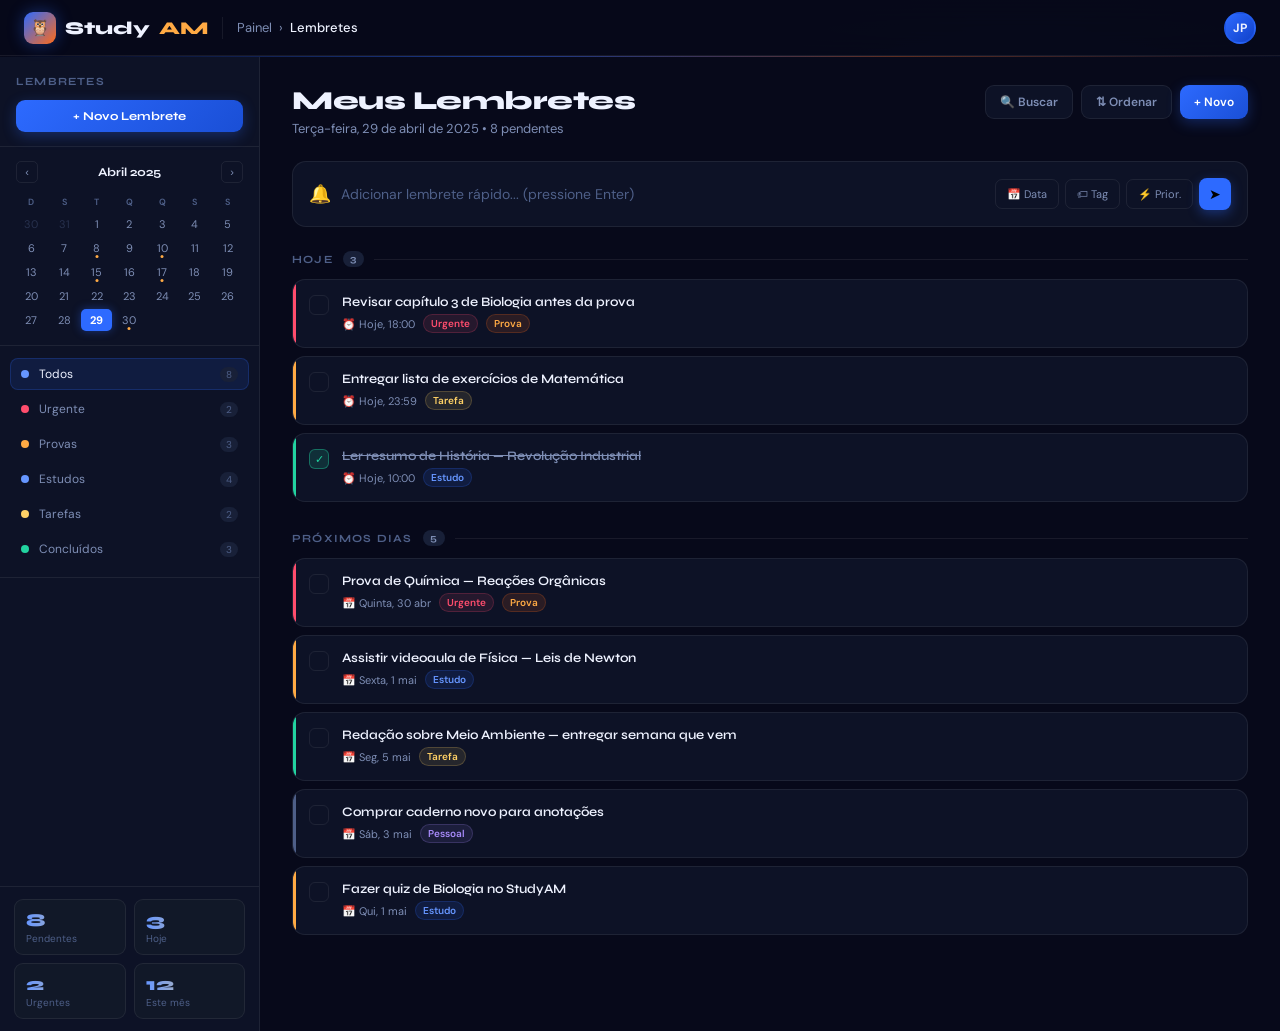
<file: Frontend/studyam-lembretes.html>
<!DOCTYPE html>
<html lang="pt-BR">
<head>
<meta charset="UTF-8">
<meta name="viewport" content="width=device-width, initial-scale=1.0">
<title>StudyAM — Lembretes</title>
<link href="https://fonts.googleapis.com/css2?family=Syne:wght@400;600;700;800&family=DM+Sans:wght@300;400;500&display=swap" rel="stylesheet">
<style>
*, *::before, *::after { box-sizing: border-box; margin: 0; padding: 0; }
:root {
  --bg: #07091a; --s1: #0d1226; --s2: #111828; --s3: #182038;
  --border: rgba(255,255,255,0.07);
  --blue: #2d6aff; --blue-l: #6696ff; --blue-d: rgba(45,106,255,0.12);
  --orange: #ff6b1a; --orange-l: #ffaa44; --orange-d: rgba(255,107,26,0.12);
  --green: #22d3a0; --green-d: rgba(34,211,160,0.1);
  --red: #ff4d6d; --red-d: rgba(255,77,109,0.1);
  --gold: #ffd166; --gold-d: rgba(255,209,102,0.1);
  --purple: #a78bfa; --purple-d: rgba(167,139,250,0.1);
  --white: #eef2ff; --muted: #4e5f88; --muted2: #7e8eb5;
}
body { font-family: 'DM Sans', sans-serif; background: var(--bg); min-height: 100vh; display: flex; flex-direction: column; color: var(--white); overflow: hidden; }

/* BG */
.bg-atm { position: fixed; inset: 0; z-index: 0; pointer-events: none;
  background: radial-gradient(ellipse 65% 45% at 80% 15%, rgba(45,106,255,0.09) 0%, transparent 65%),
    radial-gradient(ellipse 40% 40% at 15% 85%, rgba(255,107,26,0.07) 0%, transparent 60%); }

/* TOPBAR */
.topbar { height: 56px; display: flex; align-items: center; padding: 0 24px; gap: 14px;
  background: rgba(7,9,26,0.92); border-bottom: 1px solid var(--border);
  backdrop-filter: blur(20px); flex-shrink: 0; position: relative; z-index: 50; }
.t-logo { display: flex; align-items: center; gap: 9px; font-family: 'Syne', sans-serif; font-size: 18px; font-weight: 800; }
.t-icon { width: 32px; height: 32px; background: linear-gradient(135deg, var(--blue), var(--orange)); border-radius: 9px; display: flex; align-items: center; justify-content: center; font-size: 16px; box-shadow: 0 0 16px rgba(45,106,255,0.4); }
.t-dot { color: var(--orange-l); }
.t-sep { width: 1px; height: 22px; background: var(--border); }
.t-crumb { font-size: 13px; color: var(--muted2); display: flex; gap: 7px; }
.t-cur { color: var(--white); font-weight: 500; }
.t-right { margin-left: auto; display: flex; gap: 8px; align-items: center; }
.t-avatar { width: 32px; height: 32px; border-radius: 50%; background: linear-gradient(135deg, var(--blue), #1040c8); display: flex; align-items: center; justify-content: center; font-weight: 700; font-size: 12px; border: 2px solid rgba(45,106,255,0.35); cursor: pointer; }
.glow-line { height: 1px; background: linear-gradient(90deg, transparent, rgba(45,106,255,0.5) 40%, rgba(255,107,26,0.35) 70%, transparent); flex-shrink: 0; position: relative; z-index: 49; }

/* LAYOUT */
.app { display: flex; flex: 1; overflow: hidden; position: relative; z-index: 1; }

/* SIDEBAR */
.sb { width: 260px; flex-shrink: 0; background: var(--s1); border-right: 1px solid var(--border); display: flex; flex-direction: column; overflow: hidden; }
.sb-head { padding: 18px 16px 14px; border-bottom: 1px solid var(--border); }
.sb-head h3 { font-family: 'Syne', sans-serif; font-size: 11px; font-weight: 700; color: var(--muted); text-transform: uppercase; letter-spacing: 1.2px; margin-bottom: 12px; }
.btn-new { width: 100%; background: linear-gradient(135deg, var(--blue), #1a4fd6); border: none; border-radius: 9px; padding: 9px 14px; font-family: 'Syne', sans-serif; font-size: 12px; font-weight: 700; color: white; cursor: pointer; display: flex; align-items: center; gap: 7px; justify-content: center; transition: all 0.2s; box-shadow: 0 4px 14px rgba(45,106,255,0.3); }
.btn-new:hover { transform: translateY(-1px); box-shadow: 0 6px 20px rgba(45,106,255,0.45); }

/* Mini calendar */
.mini-cal { padding: 14px 16px; border-bottom: 1px solid var(--border); }
.cal-header { display: flex; justify-content: space-between; align-items: center; margin-bottom: 10px; }
.cal-month { font-family: 'Syne', sans-serif; font-size: 12px; font-weight: 700; color: var(--white); }
.cal-nav { width: 22px; height: 22px; border-radius: 5px; border: 1px solid var(--border); background: transparent; cursor: pointer; color: var(--muted2); font-size: 11px; display: flex; align-items: center; justify-content: center; transition: all 0.18s; }
.cal-nav:hover { background: var(--s3); color: var(--white); }
.cal-grid { display: grid; grid-template-columns: repeat(7, 1fr); gap: 2px; }
.cal-day-hdr { font-size: 9px; color: var(--muted); text-align: center; font-weight: 600; padding: 3px 0; text-transform: uppercase; }
.cal-day { font-size: 11px; text-align: center; padding: 4px 2px; border-radius: 5px; cursor: pointer; color: var(--muted2); transition: all 0.18s; position: relative; }
.cal-day:hover { background: var(--s3); color: var(--white); }
.cal-day.today { background: var(--blue); color: white; font-weight: 700; box-shadow: 0 0 10px rgba(45,106,255,0.4); }
.cal-day.has-rem::after { content: ''; position: absolute; bottom: 1px; left: 50%; transform: translateX(-50%); width: 3px; height: 3px; border-radius: 50%; background: var(--orange-l); }
.cal-day.other { color: var(--muted); opacity: 0.4; }

/* Filter */
.sb-filters { padding: 12px 10px; border-bottom: 1px solid var(--border); display: flex; flex-direction: column; gap: 3px; }
.filter-item { display: flex; align-items: center; gap: 10px; padding: 7px 10px; border-radius: 8px; cursor: pointer; transition: all 0.18s; border: 1px solid transparent; }
.filter-item:hover { background: var(--s3); }
.filter-item.active { background: var(--blue-d); border-color: rgba(45,106,255,0.22); }
.fi-dot { width: 8px; height: 8px; border-radius: 50%; flex-shrink: 0; }
.fi-label { font-size: 12px; color: var(--muted2); flex: 1; }
.filter-item.active .fi-label { color: var(--white); }
.fi-count { font-size: 10px; color: var(--muted); background: var(--s3); padding: 1px 6px; border-radius: 10px; }

/* Stats */
.sb-stats { padding: 12px 14px; border-top: 1px solid var(--border); margin-top: auto; display: grid; grid-template-columns: 1fr 1fr; gap: 8px; }
.ss-card { background: var(--s2); border: 1px solid var(--border); border-radius: 9px; padding: 9px 11px; }
.ss-val { font-family: 'Syne', sans-serif; font-size: 18px; font-weight: 800; background: linear-gradient(90deg, var(--blue-l), var(--gold)); -webkit-background-clip: text; -webkit-text-fill-color: transparent; background-clip: text; }
.ss-lbl { font-size: 10px; color: var(--muted); margin-top: 1px; }

/* MAIN */
.main { flex: 1; overflow-y: auto; background: var(--bg); }
.main::-webkit-scrollbar { width: 4px; }
.main::-webkit-scrollbar-thumb { background: var(--s3); border-radius: 2px; }

.main-inner { padding: 28px 32px; }

/* Page header */
.page-hdr { display: flex; justify-content: space-between; align-items: flex-start; margin-bottom: 24px; animation: fadeUp 0.4s ease both; }
.page-title h1 { font-family: 'Syne', sans-serif; font-size: 26px; font-weight: 800; letter-spacing: -0.5px; margin-bottom: 4px; }
.page-title p { font-size: 13px; color: var(--muted2); }
.hdr-actions { display: flex; gap: 8px; }
.hbtn { display: flex; align-items: center; gap: 6px; padding: 8px 14px; border-radius: 9px; border: 1px solid var(--border); background: var(--s1); font-size: 12px; font-weight: 600; color: var(--muted2); cursor: pointer; transition: all 0.2s; font-family: 'DM Sans', sans-serif; }
.hbtn:hover { color: var(--white); border-color: rgba(255,255,255,0.15); background: var(--s3); }
.hbtn.primary { background: linear-gradient(135deg, var(--blue), #1a4fd6); color: white; border: none; box-shadow: 0 4px 14px rgba(45,106,255,0.3); }
.hbtn.primary:hover { transform: translateY(-1px); box-shadow: 0 6px 20px rgba(45,106,255,0.45); }

/* QUICK ADD */
.quick-add { background: var(--s1); border: 1.5px solid var(--border); border-radius: 14px; padding: 16px; margin-bottom: 24px; display: flex; gap: 10px; align-items: center; transition: border-color 0.2s; animation: fadeUp 0.4s 0.05s ease both; }
.quick-add:focus-within { border-color: rgba(45,106,255,0.35); box-shadow: 0 0 0 3px rgba(45,106,255,0.07); }
.qa-icon { font-size: 18px; flex-shrink: 0; }
.qa-input { flex: 1; background: transparent; border: none; font-family: 'DM Sans', sans-serif; font-size: 14px; color: var(--white); outline: none; }
.qa-input::placeholder { color: var(--muted); }
.qa-extras { display: flex; gap: 6px; align-items: center; flex-shrink: 0; }
.qa-btn { height: 30px; padding: 0 11px; border-radius: 7px; border: 1px solid var(--border); background: transparent; font-size: 11px; color: var(--muted2); cursor: pointer; transition: all 0.18s; font-family: 'DM Sans', sans-serif; display: flex; align-items: center; gap: 4px; }
.qa-btn:hover { background: var(--s3); color: var(--white); }
.qa-send { width: 32px; height: 32px; border-radius: 8px; background: var(--blue); border: none; cursor: pointer; display: flex; align-items: center; justify-content: center; font-size: 14px; transition: all 0.2s; box-shadow: 0 4px 12px rgba(45,106,255,0.35); }
.qa-send:hover { transform: scale(1.05); box-shadow: 0 6px 18px rgba(45,106,255,0.5); }

/* SECTION LABEL */
.sec-label { font-family: 'Syne', sans-serif; font-size: 11px; font-weight: 700; color: var(--muted); text-transform: uppercase; letter-spacing: 1.2px; margin-bottom: 12px; display: flex; align-items: center; gap: 10px; }
.sec-label::after { content: ''; flex: 1; height: 1px; background: var(--border); }
.sec-count { font-size: 10px; background: var(--s3); padding: 2px 7px; border-radius: 10px; color: var(--muted2); }

/* REMINDER CARDS */
.rem-list { display: flex; flex-direction: column; gap: 8px; margin-bottom: 28px; }

.rem-card { background: var(--s1); border: 1.5px solid var(--border); border-radius: 13px; padding: 14px 16px; display: flex; align-items: flex-start; gap: 13px; transition: all 0.22s; cursor: pointer; position: relative; overflow: hidden; animation: fadeUp 0.35s ease both; }
.rem-card:hover { border-color: rgba(255,255,255,0.12); background: var(--s2); transform: translateX(3px); }
.rem-card.done { opacity: 0.5; }
.rem-card.done .rem-title { text-decoration: line-through; color: var(--muted2); }

/* Priority stripe */
.rem-card::before { content: ''; position: absolute; left: 0; top: 0; bottom: 0; width: 3px; border-radius: 3px 0 0 3px; }
.rem-card.p-high::before { background: var(--red); }
.rem-card.p-med::before { background: var(--orange-l); }
.rem-card.p-low::before { background: var(--green); }
.rem-card.p-none::before { background: var(--muted); }

/* Checkbox */
.rem-check { width: 20px; height: 20px; border-radius: 6px; border: 1.5px solid var(--border); background: transparent; flex-shrink: 0; margin-top: 1px; cursor: pointer; transition: all 0.2s; display: flex; align-items: center; justify-content: center; font-size: 11px; }
.rem-check:hover { border-color: var(--blue); background: var(--blue-d); }
.rem-card.done .rem-check { background: rgba(34,211,160,0.15); border-color: rgba(34,211,160,0.4); color: var(--green); }

.rem-body { flex: 1; min-width: 0; }
.rem-title { font-family: 'Syne', sans-serif; font-size: 13px; font-weight: 600; color: var(--white); margin-bottom: 4px; }
.rem-meta { display: flex; gap: 8px; align-items: center; flex-wrap: wrap; }
.rem-time { font-size: 11px; color: var(--muted2); display: flex; align-items: center; gap: 3px; }
.rem-tag { font-size: 10px; padding: 2px 7px; border-radius: 20px; font-weight: 600; flex-shrink: 0; }
.tag-urgente { background: var(--red-d); color: var(--red); border: 1px solid rgba(255,77,109,0.2); }
.tag-prova { background: var(--orange-d); color: var(--orange-l); border: 1px solid rgba(255,107,26,0.2); }
.tag-estudo { background: var(--blue-d); color: var(--blue-l); border: 1px solid rgba(45,106,255,0.2); }
.tag-tarefa { background: var(--gold-d); color: var(--gold); border: 1px solid rgba(255,209,102,0.2); }
.tag-pessoal { background: var(--purple-d); color: var(--purple); border: 1px solid rgba(167,139,250,0.2); }

.rem-actions { display: flex; gap: 4px; flex-shrink: 0; opacity: 0; transition: opacity 0.2s; }
.rem-card:hover .rem-actions { opacity: 1; }
.ract { width: 28px; height: 28px; border-radius: 7px; border: 1px solid var(--border); background: transparent; cursor: pointer; display: flex; align-items: center; justify-content: center; font-size: 12px; color: var(--muted2); transition: all 0.18s; }
.ract:hover { background: var(--s3); color: var(--white); }
.ract.del:hover { background: var(--red-d); border-color: rgba(255,77,109,0.3); color: var(--red); }

@keyframes fadeUp { from{opacity:0;transform:translateY(10px)} to{opacity:1;transform:translateY(0)} }
</style>
</head>
<body>
<div class="bg-atm"></div>

<!-- TOPBAR -->
<div class="topbar">
  <div class="t-logo"><div class="t-icon">🦉</div>Study<span class="t-dot">AM</span></div>
  <div class="t-sep"></div>
  <div class="t-crumb"><span>Painel</span> › <span class="t-cur">Lembretes</span></div>
  <div class="t-right"><div class="t-avatar">JP</div></div>
</div>
<div class="glow-line"></div>

<div class="app">
  <!-- SIDEBAR -->
  <div class="sb">
    <div class="sb-head">
      <h3>Lembretes</h3>
      <button class="btn-new" onclick="openNew()">+ Novo Lembrete</button>
    </div>

    <!-- MINI CALENDAR -->
    <div class="mini-cal">
      <div class="cal-header">
        <button class="cal-nav">‹</button>
        <div class="cal-month">Abril 2025</div>
        <button class="cal-nav">›</button>
      </div>
      <div class="cal-grid">
        <div class="cal-day-hdr">D</div><div class="cal-day-hdr">S</div><div class="cal-day-hdr">T</div><div class="cal-day-hdr">Q</div><div class="cal-day-hdr">Q</div><div class="cal-day-hdr">S</div><div class="cal-day-hdr">S</div>
        <div class="cal-day other">30</div><div class="cal-day other">31</div>
        <div class="cal-day">1</div><div class="cal-day">2</div><div class="cal-day">3</div><div class="cal-day">4</div><div class="cal-day">5</div>
        <div class="cal-day">6</div><div class="cal-day">7</div><div class="cal-day has-rem">8</div><div class="cal-day">9</div><div class="cal-day has-rem">10</div><div class="cal-day">11</div><div class="cal-day">12</div>
        <div class="cal-day">13</div><div class="cal-day">14</div><div class="cal-day has-rem">15</div><div class="cal-day">16</div><div class="cal-day has-rem">17</div><div class="cal-day">18</div><div class="cal-day">19</div>
        <div class="cal-day">20</div><div class="cal-day">21</div><div class="cal-day">22</div><div class="cal-day">23</div><div class="cal-day">24</div><div class="cal-day">25</div><div class="cal-day">26</div>
        <div class="cal-day">27</div><div class="cal-day">28</div><div class="cal-day today">29</div><div class="cal-day has-rem">30</div>
      </div>
    </div>

    <!-- FILTERS -->
    <div class="sb-filters">
      <div class="filter-item active" onclick="setFilter(this)">
        <div class="fi-dot" style="background:var(--blue-l)"></div>
        <div class="fi-label">Todos</div>
        <div class="fi-count">8</div>
      </div>
      <div class="filter-item" onclick="setFilter(this)">
        <div class="fi-dot" style="background:var(--red)"></div>
        <div class="fi-label">Urgente</div>
        <div class="fi-count">2</div>
      </div>
      <div class="filter-item" onclick="setFilter(this)">
        <div class="fi-dot" style="background:var(--orange-l)"></div>
        <div class="fi-label">Provas</div>
        <div class="fi-count">3</div>
      </div>
      <div class="filter-item" onclick="setFilter(this)">
        <div class="fi-dot" style="background:var(--blue-l)"></div>
        <div class="fi-label">Estudos</div>
        <div class="fi-count">4</div>
      </div>
      <div class="filter-item" onclick="setFilter(this)">
        <div class="fi-dot" style="background:var(--gold)"></div>
        <div class="fi-label">Tarefas</div>
        <div class="fi-count">2</div>
      </div>
      <div class="filter-item" onclick="setFilter(this)">
        <div class="fi-dot" style="background:var(--green)"></div>
        <div class="fi-label">Concluídos</div>
        <div class="fi-count">3</div>
      </div>
    </div>

    <div class="sb-stats">
      <div class="ss-card"><div class="ss-val">8</div><div class="ss-lbl">Pendentes</div></div>
      <div class="ss-card"><div class="ss-val">3</div><div class="ss-lbl">Hoje</div></div>
      <div class="ss-card"><div class="ss-val">2</div><div class="ss-lbl">Urgentes</div></div>
      <div class="ss-card"><div class="ss-val">12</div><div class="ss-lbl">Este mês</div></div>
    </div>
  </div>

  <!-- MAIN -->
  <div class="main">
    <div class="main-inner">

      <!-- PAGE HEADER -->
      <div class="page-hdr">
        <div class="page-title">
          <h1>Meus Lembretes</h1>
          <p>Terça-feira, 29 de abril de 2025 • 8 pendentes</p>
        </div>
        <div class="hdr-actions">
          <button class="hbtn">🔍 Buscar</button>
          <button class="hbtn">⇅ Ordenar</button>
          <button class="hbtn primary" onclick="openNew()">+ Novo</button>
        </div>
      </div>

      <!-- QUICK ADD -->
      <div class="quick-add">
        <span class="qa-icon">🔔</span>
        <input class="qa-input" placeholder="Adicionar lembrete rápido... (pressione Enter)" onkeydown="if(event.key==='Enter')addQuick(this)">
        <div class="qa-extras">
          <button class="qa-btn">📅 Data</button>
          <button class="qa-btn">🏷 Tag</button>
          <button class="qa-btn">⚡ Prior.</button>
          <button class="qa-send" onclick="addQuick(document.querySelector('.qa-input'))">➤</button>
        </div>
      </div>

      <!-- HOJE -->
      <div class="sec-label" style="animation-delay:.1s">Hoje <span class="sec-count">3</span></div>
      <div class="rem-list" id="rem-list">

        <div class="rem-card p-high" style="animation-delay:.12s" onclick="toggleDone(this)">
          <div class="rem-check"></div>
          <div class="rem-body">
            <div class="rem-title">Revisar capítulo 3 de Biologia antes da prova</div>
            <div class="rem-meta">
              <span class="rem-time">⏰ Hoje, 18:00</span>
              <span class="rem-tag tag-urgente">Urgente</span>
              <span class="rem-tag tag-prova">Prova</span>
            </div>
          </div>
          <div class="rem-actions">
            <button class="ract" title="Editar">✎</button>
            <button class="ract" title="Adiar">⏱</button>
            <button class="ract del" title="Excluir">✕</button>
          </div>
        </div>

        <div class="rem-card p-med" style="animation-delay:.16s" onclick="toggleDone(this)">
          <div class="rem-check"></div>
          <div class="rem-body">
            <div class="rem-title">Entregar lista de exercícios de Matemática</div>
            <div class="rem-meta">
              <span class="rem-time">⏰ Hoje, 23:59</span>
              <span class="rem-tag tag-tarefa">Tarefa</span>
            </div>
          </div>
          <div class="rem-actions">
            <button class="ract">✎</button>
            <button class="ract">⏱</button>
            <button class="ract del">✕</button>
          </div>
        </div>

        <div class="rem-card p-low done" style="animation-delay:.2s" onclick="toggleDone(this)">
          <div class="rem-check">✓</div>
          <div class="rem-body">
            <div class="rem-title">Ler resumo de História — Revolução Industrial</div>
            <div class="rem-meta">
              <span class="rem-time">⏰ Hoje, 10:00</span>
              <span class="rem-tag tag-estudo">Estudo</span>
            </div>
          </div>
          <div class="rem-actions">
            <button class="ract">✎</button>
            <button class="ract del">✕</button>
          </div>
        </div>

      </div>

      <!-- PRÓXIMOS DIAS -->
      <div class="sec-label" style="animation-delay:.22s">Próximos dias <span class="sec-count">5</span></div>
      <div class="rem-list">

        <div class="rem-card p-high" style="animation-delay:.24s" onclick="toggleDone(this)">
          <div class="rem-check"></div>
          <div class="rem-body">
            <div class="rem-title">Prova de Química — Reações Orgânicas</div>
            <div class="rem-meta">
              <span class="rem-time">📅 Quinta, 30 abr</span>
              <span class="rem-tag tag-urgente">Urgente</span>
              <span class="rem-tag tag-prova">Prova</span>
            </div>
          </div>
          <div class="rem-actions">
            <button class="ract">✎</button>
            <button class="ract">⏱</button>
            <button class="ract del">✕</button>
          </div>
        </div>

        <div class="rem-card p-med" style="animation-delay:.28s" onclick="toggleDone(this)">
          <div class="rem-check"></div>
          <div class="rem-body">
            <div class="rem-title">Assistir videoaula de Física — Leis de Newton</div>
            <div class="rem-meta">
              <span class="rem-time">📅 Sexta, 1 mai</span>
              <span class="rem-tag tag-estudo">Estudo</span>
            </div>
          </div>
          <div class="rem-actions">
            <button class="ract">✎</button>
            <button class="ract">⏱</button>
            <button class="ract del">✕</button>
          </div>
        </div>

        <div class="rem-card p-low" style="animation-delay:.3s" onclick="toggleDone(this)">
          <div class="rem-check"></div>
          <div class="rem-body">
            <div class="rem-title">Redação sobre Meio Ambiente — entregar semana que vem</div>
            <div class="rem-meta">
              <span class="rem-time">📅 Seg, 5 mai</span>
              <span class="rem-tag tag-tarefa">Tarefa</span>
            </div>
          </div>
          <div class="rem-actions">
            <button class="ract">✎</button>
            <button class="ract">⏱</button>
            <button class="ract del">✕</button>
          </div>
        </div>

        <div class="rem-card p-none" style="animation-delay:.32s" onclick="toggleDone(this)">
          <div class="rem-check"></div>
          <div class="rem-body">
            <div class="rem-title">Comprar caderno novo para anotações</div>
            <div class="rem-meta">
              <span class="rem-time">📅 Sáb, 3 mai</span>
              <span class="rem-tag tag-pessoal">Pessoal</span>
            </div>
          </div>
          <div class="rem-actions">
            <button class="ract">✎</button>
            <button class="ract">⏱</button>
            <button class="ract del">✕</button>
          </div>
        </div>

        <div class="rem-card p-med" style="animation-delay:.34s" onclick="toggleDone(this)">
          <div class="rem-check"></div>
          <div class="rem-body">
            <div class="rem-title">Fazer quiz de Biologia no StudyAM</div>
            <div class="rem-meta">
              <span class="rem-time">📅 Qui, 1 mai</span>
              <span class="rem-tag tag-estudo">Estudo</span>
            </div>
          </div>
          <div class="rem-actions">
            <button class="ract">✎</button>
            <button class="ract">⏱</button>
            <button class="ract del">✕</button>
          </div>
        </div>

      </div>

      <div style="height:40px"></div>
    </div>
  </div>
</div>

<script>
  function toggleDone(card) {
    if (event.target.closest('.rem-actions') || event.target.closest('.rem-check')) return;
    card.classList.toggle('done');
    const chk = card.querySelector('.rem-check');
    chk.textContent = card.classList.contains('done') ? '✓' : '';
  }
  document.querySelectorAll('.rem-check').forEach(c => {
    c.addEventListener('click', function(e) {
      e.stopPropagation();
      const card = this.closest('.rem-card');
      card.classList.toggle('done');
      this.textContent = card.classList.contains('done') ? '✓' : '';
    });
  });
  document.querySelectorAll('.ract.del').forEach(b => {
    b.addEventListener('click', function(e) {
      e.stopPropagation();
      const card = this.closest('.rem-card');
      card.style.animation = 'none';
      card.style.opacity = '0';
      card.style.transform = 'translateX(20px)';
      card.style.transition = 'all 0.3s ease';
      setTimeout(() => card.remove(), 300);
    });
  });
  function setFilter(el) {
    document.querySelectorAll('.filter-item').forEach(i => i.classList.remove('active'));
    el.classList.add('active');
  }
  function addQuick(input) {
    const val = input.value.trim();
    if (!val) return;
    const list = document.getElementById('rem-list');
    const card = document.createElement('div');
    card.className = 'rem-card p-low';
    card.innerHTML = `<div class="rem-check"></div><div class="rem-body"><div class="rem-title">${val}</div><div class="rem-meta"><span class="rem-time">⏰ Hoje</span><span class="rem-tag tag-estudo">Estudo</span></div></div><div class="rem-actions"><button class="ract">✎</button><button class="ract del">✕</button></div>`;
    list.prepend(card);
    input.value = '';
    card.querySelector('.rem-check').addEventListener('click', function(e) {
      e.stopPropagation();
      const c2 = this.closest('.rem-card');
      c2.classList.toggle('done');
      this.textContent = c2.classList.contains('done') ? '✓' : '';
    });
  }
  function openNew() { document.querySelector('.qa-input').focus(); }
</script>
</body>
</html>
</file>
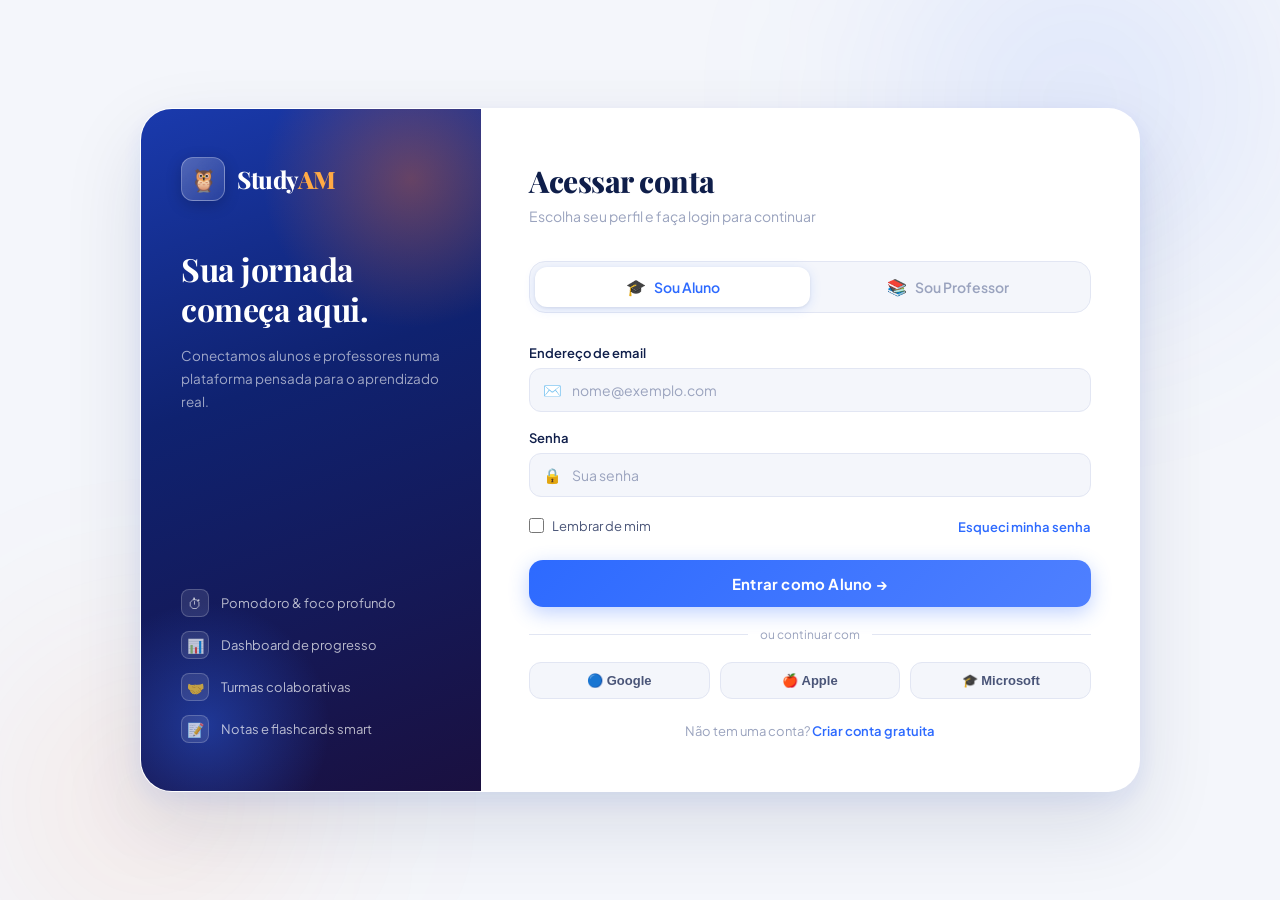
<file: Frontend/studyam-login.html>
<!DOCTYPE html>
<html lang="pt-BR">
<head>
<meta charset="UTF-8">
<meta name="viewport" content="width=device-width, initial-scale=1.0">
<title>StudyAM — Bem-vindo(a)</title>
<link href="https://fonts.googleapis.com/css2?family=Playfair+Display:wght@700;800&family=Plus+Jakarta+Sans:wght@300;400;500;600;700&display=swap" rel="stylesheet">
<style>
  *, *::before, *::after { box-sizing: border-box; margin: 0; padding: 0; }
  :root {
    --bg: #f4f6fb;
    --surface: #ffffff;
    --blue: #2d6aff;
    --blue-mid: #4f80ff;
    --orange: #ff6b1a;
    --navy: #0f1e4a;
    --body: #4a5578;
    --muted: #9aa3be;
    --border: #e2e6f3;
  }
  body {
    font-family: 'Plus Jakarta Sans', sans-serif;
    background: var(--bg);
    min-height: 100vh;
    display: flex; align-items: center; justify-content: center;
    padding: 40px 20px;
    position: relative; overflow: hidden;
  }
  .blob { position: fixed; border-radius: 50%; filter: blur(80px); pointer-events: none; z-index: 0; }
  .blob-1 { width: 600px; height: 600px; background: radial-gradient(circle, rgba(45,106,255,0.12), transparent 70%); top: -200px; right: -100px; animation: float1 10s ease-in-out infinite; }
  .blob-2 { width: 500px; height: 500px; background: radial-gradient(circle, rgba(255,107,26,0.1), transparent 70%); bottom: -150px; left: -100px; animation: float2 12s ease-in-out infinite; }
  @keyframes float1 { 0%, 100% { transform: translate(0,0); } 50% { transform: translate(30px,-20px); } }
  @keyframes float2 { 0%, 100% { transform: translate(0,0); } 50% { transform: translate(-20px,30px); } }
  .container {
    position: relative; z-index: 1;
    display: flex; width: 100%; max-width: 1000px;
    background: var(--surface); border-radius: 32px; overflow: hidden;
    box-shadow: 0 2px 0 rgba(255,255,255,0.8) inset, 0 32px 80px rgba(15,30,74,0.12), 0 8px 24px rgba(45,106,255,0.08);
    border: 1px solid rgba(255,255,255,0.9);
    animation: popIn 0.6s cubic-bezier(0.34,1.56,0.64,1) both;
  }
  @keyframes popIn { from { opacity: 0; transform: scale(0.95) translateY(20px); } to { opacity: 1; transform: scale(1) translateY(0); } }
  .accent-panel {
    width: 340px; min-height: 600px;
    background: linear-gradient(160deg, #1a3aad 0%, #0f2270 40%, #1a1040 100%);
    padding: 48px 40px;
    display: flex; flex-direction: column; justify-content: space-between;
    position: relative; overflow: hidden; flex-shrink: 0;
  }
  .accent-panel::before {
    content: ''; position: absolute; top: -80px; right: -80px;
    width: 300px; height: 300px;
    background: radial-gradient(circle, rgba(255,107,26,0.35), transparent 70%);
  }
  .accent-panel::after {
    content: ''; position: absolute; bottom: -60px; left: -60px;
    width: 250px; height: 250px;
    background: radial-gradient(circle, rgba(45,106,255,0.4), transparent 70%);
  }
  .accent-top { position: relative; z-index: 1; }
  .logo { display: flex; align-items: center; gap: 12px; margin-bottom: 48px; animation: fadeUp 0.5s 0.1s ease both; }
  .logo-box {
    width: 44px; height: 44px;
    background: linear-gradient(135deg, rgba(255,255,255,0.25), rgba(255,255,255,0.08));
    border: 1px solid rgba(255,255,255,0.3); border-radius: 12px;
    display: flex; align-items: center; justify-content: center; font-size: 22px;
    backdrop-filter: blur(10px); box-shadow: 0 4px 16px rgba(0,0,0,0.2);
  }
  .logo-text { font-family: 'Playfair Display', serif; font-size: 24px; font-weight: 800; color: white; letter-spacing: -0.5px; }
  .logo-text em { font-style: normal; color: #ffaa44; }
  .accent-headline { font-family: 'Playfair Display', serif; font-size: 32px; font-weight: 700; color: white; line-height: 1.25; letter-spacing: -0.5px; margin-bottom: 16px; animation: fadeUp 0.5s 0.2s ease both; }
  .accent-sub { font-size: 13.5px; color: rgba(255,255,255,0.6); line-height: 1.7; animation: fadeUp 0.5s 0.3s ease both; }
  .accent-bottom { position: relative; z-index: 1; }
  .feature-list { list-style: none; display: flex; flex-direction: column; gap: 14px; animation: fadeUp 0.5s 0.4s ease both; }
  .feature-list li { display: flex; align-items: center; gap: 12px; font-size: 13px; color: rgba(255,255,255,0.7); }
  .feature-dot { width: 28px; height: 28px; flex-shrink: 0; background: rgba(255,255,255,0.1); border: 1px solid rgba(255,255,255,0.2); border-radius: 8px; display: flex; align-items: center; justify-content: center; font-size: 14px; }
  .form-panel { flex: 1; padding: 52px 48px; display: flex; flex-direction: column; justify-content: center; }
  .form-title { margin-bottom: 36px; animation: fadeUp 0.5s 0.15s ease both; }
  .form-title h2 { font-family: 'Playfair Display', serif; font-size: 30px; font-weight: 800; color: var(--navy); letter-spacing: -0.5px; margin-bottom: 6px; }
  .form-title p { font-size: 14px; color: var(--muted); }
  .role-tabs { display: flex; background: var(--bg); border-radius: 16px; padding: 5px; margin-bottom: 32px; border: 1px solid var(--border); animation: fadeUp 0.5s 0.2s ease both; }
  .role-tab { flex: 1; display: flex; align-items: center; justify-content: center; gap: 8px; padding: 11px 16px; border-radius: 12px; border: none; background: transparent; cursor: pointer; font-family: 'Plus Jakarta Sans', sans-serif; font-size: 14px; font-weight: 600; color: var(--muted); transition: all 0.25s ease; }
  .role-tab:hover { color: var(--body); background: rgba(255,255,255,0.7); }
  .role-tab.active-student { background: var(--surface); color: var(--blue); box-shadow: 0 2px 12px rgba(45,106,255,0.15), 0 1px 3px rgba(0,0,0,0.08); }
  .role-tab.active-teacher { background: var(--surface); color: var(--orange); box-shadow: 0 2px 12px rgba(255,107,26,0.15), 0 1px 3px rgba(0,0,0,0.08); }
  .tab-badge { font-size: 16px; line-height: 1; }
  .fields { animation: fadeUp 0.5s 0.25s ease both; }
  .field { margin-bottom: 18px; }
  .field label { display: block; font-size: 13px; font-weight: 600; color: var(--navy); margin-bottom: 7px; }
  .input-wrap { position: relative; }
  .input-icon { position: absolute; left: 14px; top: 50%; transform: translateY(-50%); font-size: 15px; pointer-events: none; }
  .field input { width: 100%; background: var(--bg); border: 1.5px solid var(--border); border-radius: 12px; padding: 12px 16px 12px 42px; font-family: 'Plus Jakarta Sans', sans-serif; font-size: 14px; color: var(--navy); outline: none; transition: all 0.2s ease; }
  .field input::placeholder { color: var(--muted); }
  .field input:focus { border-color: var(--blue); background: #fff; box-shadow: 0 0 0 3px rgba(45,106,255,0.1); }
  .row-meta { display: flex; justify-content: space-between; align-items: center; margin-bottom: 24px; animation: fadeUp 0.5s 0.3s ease both; }
  .remember { display: flex; align-items: center; gap: 8px; font-size: 13px; color: var(--body); cursor: pointer; }
  .remember input { accent-color: var(--blue); width: 15px; height: 15px; cursor: pointer; }
  .forgot a { font-size: 13px; color: var(--blue); text-decoration: none; font-weight: 600; }
  .forgot a:hover { color: var(--orange); }
  .btn-enter { width: 100%; border: none; border-radius: 14px; padding: 14px; font-family: 'Plus Jakarta Sans', sans-serif; font-size: 15px; font-weight: 700; cursor: pointer; transition: all 0.25s ease; letter-spacing: 0.2px; animation: fadeUp 0.5s 0.35s ease both; }
  .btn-student { background: linear-gradient(135deg, var(--blue) 0%, var(--blue-mid) 100%); color: white; box-shadow: 0 6px 20px rgba(45,106,255,0.3); }
  .btn-student:hover { transform: translateY(-2px); box-shadow: 0 10px 28px rgba(45,106,255,0.4); }
  .btn-teacher { background: linear-gradient(135deg, var(--orange) 0%, #ff9240 100%); color: white; box-shadow: 0 6px 20px rgba(255,107,26,0.3); }
  .btn-teacher:hover { transform: translateY(-2px); box-shadow: 0 10px 28px rgba(255,107,26,0.4); }
  .divider-or { display: flex; align-items: center; gap: 12px; margin: 20px 0; animation: fadeUp 0.5s 0.4s ease both; }
  .divider-or::before, .divider-or::after { content: ''; flex: 1; height: 1px; background: var(--border); }
  .divider-or span { font-size: 12px; color: var(--muted); }
  .social-row { display: flex; gap: 10px; animation: fadeUp 0.5s 0.45s ease both; }
  .social-btn { flex: 1; display: flex; align-items: center; justify-content: center; gap: 8px; padding: 10px; background: var(--bg); border: 1.5px solid var(--border); border-radius: 12px; cursor: pointer; font-size: 13px; font-weight: 600; color: var(--body); transition: all 0.2s ease; }
  .social-btn:hover { background: white; border-color: #c5cde8; box-shadow: 0 2px 8px rgba(0,0,0,0.07); }
  .bottom-link { text-align: center; margin-top: 24px; font-size: 13px; color: var(--muted); animation: fadeUp 0.5s 0.5s ease both; }
  .bottom-link a { color: var(--blue); text-decoration: none; font-weight: 600; }
  .bottom-link a:hover { color: var(--orange); }
  @keyframes fadeUp { from { opacity: 0; transform: translateY(16px); } to { opacity: 1; transform: translateY(0); } }
</style>
</head>
<body>
<div class="blob blob-1"></div>
<div class="blob blob-2"></div>
<div class="container">
  <div class="accent-panel">
    <div class="accent-top">
      <div class="logo">
        <div class="logo-box">🦉</div>
        <div class="logo-text">Study<em>AM</em></div>
      </div>
      <h2 class="accent-headline">Sua jornada começa aqui.</h2>
      <p class="accent-sub">Conectamos alunos e professores numa plataforma pensada para o aprendizado real.</p>
    </div>
    <div class="accent-bottom">
      <ul class="feature-list">
        <li><span class="feature-dot">⏱</span> Pomodoro &amp; foco profundo</li>
        <li><span class="feature-dot">📊</span> Dashboard de progresso</li>
        <li><span class="feature-dot">🤝</span> Turmas colaborativas</li>
        <li><span class="feature-dot">📝</span> Notas e flashcards smart</li>
      </ul>
    </div>
  </div>
  <div class="form-panel">
    <div class="form-title">
      <h2>Acessar conta</h2>
      <p>Escolha seu perfil e faça login para continuar</p>
    </div>
    <div class="role-tabs">
      <button class="role-tab active-student" id="tab-s" onclick="switchRole('student')">
        <span class="tab-badge">🎓</span> Sou Aluno
      </button>
      <button class="role-tab" id="tab-t" onclick="switchRole('teacher')">
        <span class="tab-badge">📚</span> Sou Professor
      </button>
    </div>
    <div class="fields">
      <div class="field">
        <label>Endereço de email</label>
        <div class="input-wrap">
          <span class="input-icon">✉️</span>
          <input type="email" placeholder="nome@exemplo.com">
        </div>
      </div>
      <div class="field">
        <label>Senha</label>
        <div class="input-wrap">
          <span class="input-icon">🔒</span>
          <input type="password" placeholder="Sua senha">
        </div>
      </div>
    </div>
    <div class="row-meta">
      <label class="remember"><input type="checkbox"> Lembrar de mim</label>
      <div class="forgot"><a href="#">Esqueci minha senha</a></div>
    </div>
    <button class="btn-enter btn-student" id="main-btn">Entrar como Aluno →</button>
    <div class="divider-or"><span>ou continuar com</span></div>
    <div class="social-row">
      <button class="social-btn">🔵 Google</button>
      <button class="social-btn">🍎 Apple</button>
      <button class="social-btn">🎓 Microsoft</button>
    </div>
    <div class="bottom-link">Não tem uma conta? <a href="#">Criar conta gratuita</a></div>
  </div>
</div>
<script>
  function switchRole(role) {
    const ts = document.getElementById('tab-s');
    const tt = document.getElementById('tab-t');
    const btn = document.getElementById('main-btn');
    ts.className = 'role-tab'; tt.className = 'role-tab';
    if (role === 'student') {
      ts.classList.add('active-student');
      btn.className = 'btn-enter btn-student';
      btn.textContent = 'Entrar como Aluno →';
    } else {
      tt.classList.add('active-teacher');
      btn.className = 'btn-enter btn-teacher';
      btn.textContent = 'Entrar como Professor →';
    }
  }
</script>
</body>
</html>
</file>
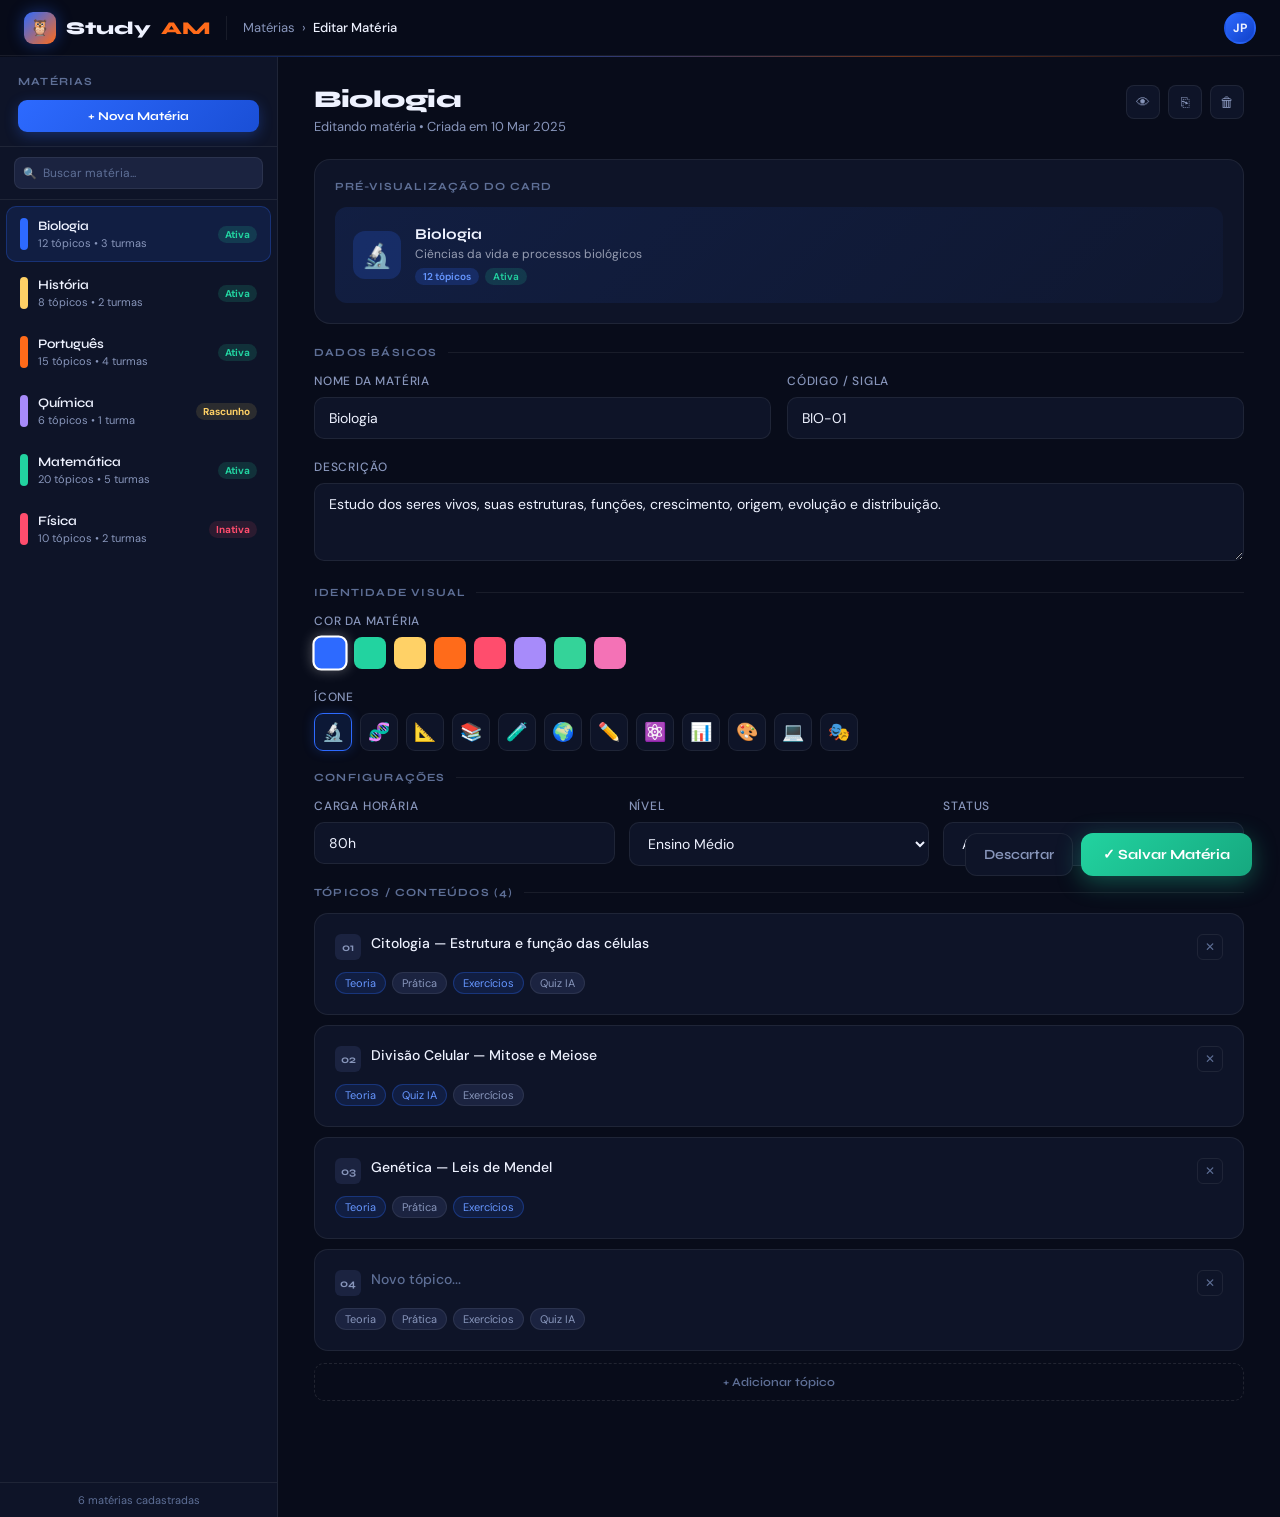
<file: Frontend/studyam-materias.html>
<!DOCTYPE html>
<html lang="pt-BR">
<head>
<meta charset="UTF-8">
<meta name="viewport" content="width=device-width, initial-scale=1.0">
<title>StudyAM — Adicionar matérias</title>
<link href="https://fonts.googleapis.com/css2?family=Syne:wght@400;600;700;800&family=DM+Sans:wght@300;400;500&display=swap" rel="stylesheet">
<style>
*, *::before, *::after { box-sizing: border-box; margin: 0; padding: 0; }
:root {
  --bg: #080c1a; --s1: #0e1428; --s2: #121830; --s3: #1b2340;
  --border: rgba(255,255,255,0.07); --blue: #2d6aff; --blue-l: #6696ff;
  --blue-d: rgba(45,106,255,0.12); --orange: #ff6b1a; --green: #22d3a0;
  --green-d: rgba(34,211,160,0.1); --red: #ff4d6d; --red-d: rgba(255,77,109,0.1);
  --gold: #ffd166; --white: #eef2ff; --m: #5e6f96; --m2: #8896bb;
}
body { font-family: 'DM Sans', sans-serif; background: var(--bg); min-height: 100vh; display: flex; flex-direction: column; color: var(--white); overflow: hidden; }
.topbar { height: 56px; display: flex; align-items: center; padding: 0 24px; gap: 16px; background: rgba(8,12,26,0.9); border-bottom: 1px solid var(--border); backdrop-filter: blur(20px); flex-shrink: 0; position: relative; z-index: 50; }
.t-logo { display: flex; align-items: center; gap: 10px; font-family: 'Syne', sans-serif; font-size: 18px; font-weight: 800; }
.t-icon { width: 32px; height: 32px; background: linear-gradient(135deg, var(--blue), var(--orange)); border-radius: 9px; display: flex; align-items: center; justify-content: center; font-size: 16px; box-shadow: 0 0 16px rgba(45,106,255,0.4); }
.t-dot { color: var(--orange); }
.t-sep { width: 1px; height: 24px; background: var(--border); }
.t-crumb { font-size: 13px; color: var(--m2); display: flex; gap: 7px; }
.t-crumb .cur { color: var(--white); font-weight: 500; }
.t-right { margin-left: auto; }
.t-avatar { width: 32px; height: 32px; border-radius: 50%; background: linear-gradient(135deg, var(--blue), #1040c8); display: flex; align-items: center; justify-content: center; font-weight: 700; font-size: 12px; border: 2px solid rgba(45,106,255,0.35); cursor: pointer; }
.glow-bar { height: 1px; background: linear-gradient(90deg, transparent, rgba(45,106,255,0.5) 40%, rgba(255,107,26,0.4) 70%, transparent); flex-shrink: 0; }
.app { display: flex; flex: 1; overflow: hidden; }
.sb { width: 278px; flex-shrink: 0; border-right: 1px solid var(--border); background: var(--s1); display: flex; flex-direction: column; overflow: hidden; }
.sb-head { padding: 18px 18px 14px; border-bottom: 1px solid var(--border); }
.sb-head h3 { font-family: 'Syne', sans-serif; font-size: 11px; font-weight: 700; color: var(--m); text-transform: uppercase; letter-spacing: 1.2px; margin-bottom: 12px; }
.btn-new { width: 100%; background: linear-gradient(135deg, var(--blue), #1a4fd6); border: none; border-radius: 9px; padding: 9px 14px; font-family: 'Syne', sans-serif; font-size: 12px; font-weight: 700; color: white; cursor: pointer; display: flex; align-items: center; gap: 7px; justify-content: center; transition: all 0.2s; box-shadow: 0 4px 14px rgba(45,106,255,0.3); }
.btn-new:hover { transform: translateY(-1px); }
.sb-search { padding: 10px 14px; border-bottom: 1px solid var(--border); }
.sw { position: relative; }
.sw::before { content: '🔍'; position: absolute; left: 9px; top: 50%; transform: translateY(-50%); font-size: 11px; }
.sw input { width: 100%; background: var(--s3); border: 1.5px solid var(--border); border-radius: 8px; padding: 7px 10px 7px 28px; font-size: 12px; color: var(--white); outline: none; font-family: 'DM Sans', sans-serif; }
.sw input::placeholder { color: var(--m); }
.sw input:focus { border-color: var(--blue-l); }
.sb-list { flex: 1; overflow-y: auto; padding: 6px; }
.sb-list::-webkit-scrollbar { width: 3px; }
.sb-list::-webkit-scrollbar-thumb { background: var(--s3); border-radius: 2px; }
.mat-item { padding: 11px 13px; border-radius: 10px; cursor: pointer; transition: all 0.2s; margin-bottom: 3px; border: 1.5px solid transparent; display: flex; align-items: center; gap: 10px; }
.mat-item:hover { background: var(--s3); }
.mat-item.active { background: var(--blue-d); border-color: rgba(45,106,255,0.28); }
.mat-color { width: 8px; height: 32px; border-radius: 4px; flex-shrink: 0; }
.mat-info { flex: 1; min-width: 0; }
.mat-name { font-family: 'Syne', sans-serif; font-size: 13px; font-weight: 600; color: var(--white); margin-bottom: 2px; white-space: nowrap; overflow: hidden; text-overflow: ellipsis; }
.mat-sub { font-size: 11px; color: var(--m2); }
.mat-badge { font-size: 10px; padding: 2px 7px; border-radius: 20px; font-weight: 700; flex-shrink: 0; }
.sb-footer { padding: 10px 14px; border-top: 1px solid var(--border); }
.sb-count { font-size: 11px; color: var(--m); text-align: center; }
.main { flex: 1; overflow-y: auto; background: var(--bg); }
.main::-webkit-scrollbar { width: 4px; }
.main::-webkit-scrollbar-thumb { background: var(--s3); border-radius: 2px; }
.main-top { padding: 28px 36px 0; display: flex; justify-content: space-between; align-items: flex-start; margin-bottom: 24px; }
.main-title h1 { font-family: 'Syne', sans-serif; font-size: 24px; font-weight: 800; letter-spacing: -0.5px; margin-bottom: 4px; }
.main-title p { font-size: 13px; color: var(--m2); }
.main-acts { display: flex; gap: 8px; }
.ibtn { width: 34px; height: 34px; border-radius: 8px; border: 1px solid var(--border); background: var(--s1); cursor: pointer; display: flex; align-items: center; justify-content: center; font-size: 14px; transition: all 0.2s; color: var(--m2); }
.ibtn:hover { background: var(--s3); color: var(--white); }
.ibtn.danger:hover { background: var(--red-d); border-color: rgba(255,77,109,0.3); color: var(--red); }
.inner { padding: 0 36px 36px; }
.fl { font-size: 12px; font-weight: 500; color: var(--m2); text-transform: uppercase; letter-spacing: 0.8px; margin-bottom: 8px; }
.finput { width: 100%; background: var(--s1); border: 1.5px solid var(--border); border-radius: 10px; padding: 11px 14px; font-size: 14px; color: var(--white); outline: none; font-family: 'DM Sans', sans-serif; transition: all 0.2s; }
.finput:focus { border-color: var(--blue); background: rgba(45,106,255,0.05); }
.finput::placeholder { color: var(--m); }
.ftextarea { min-height: 78px; resize: vertical; }
.field-group { margin-bottom: 20px; }
.two-col { display: grid; grid-template-columns: 1fr 1fr; gap: 16px; }
.three-col { display: grid; grid-template-columns: 1fr 1fr 1fr; gap: 14px; }
.sdiv { display: flex; align-items: center; gap: 10px; margin-bottom: 14px; font-family: 'Syne', sans-serif; font-size: 11px; font-weight: 700; color: var(--m); text-transform: uppercase; letter-spacing: 1.2px; }
.sdiv::after { content: ''; flex: 1; height: 1px; background: var(--border); }
.color-swatches { display: flex; gap: 8px; flex-wrap: wrap; }
.swatch { width: 32px; height: 32px; border-radius: 8px; cursor: pointer; transition: all 0.2s; border: 2px solid transparent; }
.swatch:hover { transform: scale(1.1); }
.swatch.sel { border-color: white; transform: scale(1.1); box-shadow: 0 0 12px rgba(255,255,255,0.3); }
.icon-grid { display: flex; gap: 8px; flex-wrap: wrap; }
.icon-opt { width: 38px; height: 38px; border-radius: 9px; border: 1.5px solid var(--border); background: var(--s1); cursor: pointer; display: flex; align-items: center; justify-content: center; font-size: 18px; transition: all 0.2s; }
.icon-opt:hover { border-color: var(--blue-l); background: var(--blue-d); }
.icon-opt.sel { border-color: var(--blue); background: var(--blue-d); box-shadow: 0 0 12px rgba(45,106,255,0.25); }
.preview-panel { background: var(--s1); border: 1px solid var(--border); border-radius: 16px; padding: 20px; margin-bottom: 22px; }
.pv-label { font-family: 'Syne', sans-serif; font-size: 11px; font-weight: 700; color: var(--m); text-transform: uppercase; letter-spacing: 1px; margin-bottom: 14px; }
.pv-card { border-radius: 12px; padding: 18px; display: flex; gap: 14px; align-items: center; }
.pv-icon-box { width: 48px; height: 48px; border-radius: 12px; display: flex; align-items: center; justify-content: center; font-size: 24px; flex-shrink: 0; }
.pv-info h4 { font-family: 'Syne', sans-serif; font-size: 15px; font-weight: 700; margin-bottom: 3px; }
.pv-info p { font-size: 12px; opacity: 0.6; }
.pv-pills { display: flex; gap: 6px; margin-top: 6px; }
.pv-pill { font-size: 10px; padding: 2px 8px; border-radius: 20px; font-weight: 600; }
.content-block { background: var(--s1); border: 1.5px solid var(--border); border-radius: 14px; padding: 20px; margin-bottom: 10px; }
.content-block:hover { border-color: rgba(45,106,255,0.2); }
.cb-head { display: flex; gap: 10px; align-items: flex-start; margin-bottom: 12px; }
.cb-num { width: 26px; height: 26px; border-radius: 6px; background: var(--s3); display: flex; align-items: center; justify-content: center; font-family: 'Syne', sans-serif; font-size: 11px; font-weight: 700; color: var(--m2); flex-shrink: 0; }
.cb-input { flex: 1; background: transparent; border: none; font-family: 'DM Sans', sans-serif; font-size: 14px; font-weight: 500; color: var(--white); outline: none; }
.cb-input::placeholder { color: var(--m); }
.cb-del { width: 26px; height: 26px; border-radius: 6px; border: 1px solid var(--border); background: transparent; cursor: pointer; display: flex; align-items: center; justify-content: center; font-size: 12px; color: var(--m); transition: all 0.18s; }
.cb-del:hover { background: var(--red-d); border-color: rgba(255,77,109,0.3); color: var(--red); }
.cb-tags { display: flex; gap: 6px; flex-wrap: wrap; }
.ctag { font-size: 11px; padding: 3px 9px; border-radius: 20px; border: 1px solid var(--border); background: var(--s3); color: var(--m2); cursor: pointer; transition: all 0.18s; }
.ctag:hover, .ctag.on { background: var(--blue-d); border-color: rgba(45,106,255,0.3); color: var(--blue-l); }
.btn-add-c { width: 100%; background: transparent; border: 1.5px dashed rgba(255,255,255,0.1); border-radius: 10px; padding: 11px; font-size: 12px; font-family: 'Syne', sans-serif; font-weight: 600; color: var(--m); cursor: pointer; transition: all 0.2s; }
.btn-add-c:hover { border-color: rgba(45,106,255,0.4); color: var(--blue-l); }
.fsave { position: fixed; bottom: 24px; right: 28px; z-index: 200; display: flex; gap: 8px; }
.btn-save { background: linear-gradient(135deg, var(--green), #16a87f); border: none; border-radius: 12px; padding: 12px 22px; font-family: 'Syne', sans-serif; font-size: 14px; font-weight: 700; color: white; cursor: pointer; transition: all 0.2s; box-shadow: 0 6px 24px rgba(34,211,160,0.35); display: flex; align-items: center; gap: 7px; }
.btn-save:hover { transform: translateY(-2px); }
.btn-disc { background: var(--s1); border: 1px solid var(--border); border-radius: 12px; padding: 12px 18px; font-family: 'Syne', sans-serif; font-size: 14px; font-weight: 600; color: var(--m2); cursor: pointer; transition: all 0.2s; }
.btn-disc:hover { color: var(--white); }
@keyframes fadeUp { from { opacity: 0; transform: translateY(10px); } to { opacity: 1; transform: translateY(0); } }
.anim { animation: fadeUp 0.4s ease both; }
</style>
</head>
<body>
<div class="topbar">
  <div class="t-logo"><div class="t-icon">🦉</div>Study<span class="t-dot">AM</span></div>
  <div class="t-sep"></div>
  <div class="t-crumb"><span>Matérias</span> › <span class="cur">Editar Matéria</span></div>
  <div class="t-right"><div class="t-avatar">JP</div></div>
</div>
<div class="glow-bar"></div>
<div class="app">
  <div class="sb">
    <div class="sb-head">
      <h3>Matérias</h3>
      <button class="btn-new">+ Nova Matéria</button>
    </div>
    <div class="sb-search"><div class="sw"><input placeholder="Buscar matéria..."></div></div>
    <div class="sb-list">
      <div class="mat-item active">
        <div class="mat-color" style="background:#2d6aff"></div>
        <div class="mat-info"><div class="mat-name">Biologia</div><div class="mat-sub">12 tópicos • 3 turmas</div></div>
        <span class="mat-badge" style="background:rgba(34,211,160,0.15);color:#22d3a0">Ativa</span>
      </div>
      <div class="mat-item">
        <div class="mat-color" style="background:#ffd166"></div>
        <div class="mat-info"><div class="mat-name">História</div><div class="mat-sub">8 tópicos • 2 turmas</div></div>
        <span class="mat-badge" style="background:rgba(34,211,160,0.15);color:#22d3a0">Ativa</span>
      </div>
      <div class="mat-item">
        <div class="mat-color" style="background:#ff6b1a"></div>
        <div class="mat-info"><div class="mat-name">Português</div><div class="mat-sub">15 tópicos • 4 turmas</div></div>
        <span class="mat-badge" style="background:rgba(34,211,160,0.15);color:#22d3a0">Ativa</span>
      </div>
      <div class="mat-item">
        <div class="mat-color" style="background:#a78bfa"></div>
        <div class="mat-info"><div class="mat-name">Química</div><div class="mat-sub">6 tópicos • 1 turma</div></div>
        <span class="mat-badge" style="background:rgba(255,209,102,0.12);color:#ffd166">Rascunho</span>
      </div>
      <div class="mat-item">
        <div class="mat-color" style="background:#22d3a0"></div>
        <div class="mat-info"><div class="mat-name">Matemática</div><div class="mat-sub">20 tópicos • 5 turmas</div></div>
        <span class="mat-badge" style="background:rgba(34,211,160,0.15);color:#22d3a0">Ativa</span>
      </div>
      <div class="mat-item">
        <div class="mat-color" style="background:#ff4d6d"></div>
        <div class="mat-info"><div class="mat-name">Física</div><div class="mat-sub">10 tópicos • 2 turmas</div></div>
        <span class="mat-badge" style="background:rgba(255,77,109,0.12);color:#ff4d6d">Inativa</span>
      </div>
    </div>
    <div class="sb-footer"><div class="sb-count">6 matérias cadastradas</div></div>
  </div>

  <div class="main">
    <div class="main-top anim">
      <div class="main-title"><h1>Biologia</h1><p>Editando matéria • Criada em 10 Mar 2025</p></div>
      <div class="main-acts">
        <button class="ibtn">👁</button>
        <button class="ibtn">⎘</button>
        <button class="ibtn danger">🗑</button>
      </div>
    </div>
    <div class="inner">
      <div class="preview-panel anim">
        <div class="pv-label">Pré-visualização do card</div>
        <div class="pv-card" style="background:linear-gradient(135deg,rgba(45,106,255,0.12),rgba(45,106,255,0.04))">
          <div class="pv-icon-box" style="background:rgba(45,106,255,0.2)">🔬</div>
          <div class="pv-info">
            <h4>Biologia</h4>
            <p>Ciências da vida e processos biológicos</p>
            <div class="pv-pills">
              <span class="pv-pill" style="background:rgba(45,106,255,0.2);color:#6696ff">12 tópicos</span>
              <span class="pv-pill" style="background:rgba(34,211,160,0.15);color:#22d3a0">Ativa</span>
            </div>
          </div>
        </div>
      </div>

      <div class="sdiv anim">Dados básicos</div>
      <div class="two-col anim" style="animation-delay:.05s">
        <div class="field-group"><div class="fl">Nome da Matéria</div><input class="finput" value="Biologia"></div>
        <div class="field-group"><div class="fl">Código / Sigla</div><input class="finput" value="BIO-01"></div>
      </div>
      <div class="field-group anim" style="animation-delay:.08s">
        <div class="fl">Descrição</div>
        <textarea class="finput ftextarea">Estudo dos seres vivos, suas estruturas, funções, crescimento, origem, evolução e distribuição.</textarea>
      </div>

      <div class="sdiv anim" style="animation-delay:.1s">Identidade visual</div>
      <div class="field-group anim" style="animation-delay:.12s">
        <div class="fl">Cor da matéria</div>
        <div class="color-swatches">
          <div class="swatch sel" style="background:#2d6aff" onclick="setSwatch(this)"></div>
          <div class="swatch" style="background:#22d3a0" onclick="setSwatch(this)"></div>
          <div class="swatch" style="background:#ffd166" onclick="setSwatch(this)"></div>
          <div class="swatch" style="background:#ff6b1a" onclick="setSwatch(this)"></div>
          <div class="swatch" style="background:#ff4d6d" onclick="setSwatch(this)"></div>
          <div class="swatch" style="background:#a78bfa" onclick="setSwatch(this)"></div>
          <div class="swatch" style="background:#34d399" onclick="setSwatch(this)"></div>
          <div class="swatch" style="background:#f472b6" onclick="setSwatch(this)"></div>
        </div>
      </div>
      <div class="field-group anim" style="animation-delay:.14s">
        <div class="fl">Ícone</div>
        <div class="icon-grid">
          <div class="icon-opt sel" onclick="setIcon(this)">🔬</div>
          <div class="icon-opt" onclick="setIcon(this)">🧬</div>
          <div class="icon-opt" onclick="setIcon(this)">📐</div>
          <div class="icon-opt" onclick="setIcon(this)">📚</div>
          <div class="icon-opt" onclick="setIcon(this)">🧪</div>
          <div class="icon-opt" onclick="setIcon(this)">🌍</div>
          <div class="icon-opt" onclick="setIcon(this)">✏️</div>
          <div class="icon-opt" onclick="setIcon(this)">⚛️</div>
          <div class="icon-opt" onclick="setIcon(this)">📊</div>
          <div class="icon-opt" onclick="setIcon(this)">🎨</div>
          <div class="icon-opt" onclick="setIcon(this)">💻</div>
          <div class="icon-opt" onclick="setIcon(this)">🎭</div>
        </div>
      </div>

      <div class="sdiv anim" style="animation-delay:.16s">Configurações</div>
      <div class="three-col anim" style="animation-delay:.18s">
        <div class="field-group"><div class="fl">Carga horária</div><input class="finput" value="80h"></div>
        <div class="field-group"><div class="fl">Nível</div><select class="finput" style="cursor:pointer"><option>Ensino Médio</option><option>Fundamental</option><option>Superior</option></select></div>
        <div class="field-group"><div class="fl">Status</div><select class="finput" style="cursor:pointer"><option>Ativa</option><option>Inativa</option><option>Rascunho</option></select></div>
      </div>

      <div class="sdiv anim" style="animation-delay:.2s">Tópicos / Conteúdos (4)</div>
      <div class="anim" style="animation-delay:.22s">
        <div class="content-block">
          <div class="cb-head"><div class="cb-num">01</div><input class="cb-input" value="Citologia — Estrutura e função das células"><button class="cb-del">✕</button></div>
          <div class="cb-tags"><span class="ctag on">Teoria</span><span class="ctag">Prática</span><span class="ctag on">Exercícios</span><span class="ctag">Quiz IA</span></div>
        </div>
        <div class="content-block">
          <div class="cb-head"><div class="cb-num">02</div><input class="cb-input" value="Divisão Celular — Mitose e Meiose"><button class="cb-del">✕</button></div>
          <div class="cb-tags"><span class="ctag on">Teoria</span><span class="ctag on">Quiz IA</span><span class="ctag">Exercícios</span></div>
        </div>
        <div class="content-block">
          <div class="cb-head"><div class="cb-num">03</div><input class="cb-input" value="Genética — Leis de Mendel"><button class="cb-del">✕</button></div>
          <div class="cb-tags"><span class="ctag on">Teoria</span><span class="ctag">Prática</span><span class="ctag on">Exercícios</span></div>
        </div>
        <div class="content-block" style="margin-bottom:12px">
          <div class="cb-head"><div class="cb-num">04</div><input class="cb-input" placeholder="Novo tópico..."><button class="cb-del">✕</button></div>
          <div class="cb-tags"><span class="ctag">Teoria</span><span class="ctag">Prática</span><span class="ctag">Exercícios</span><span class="ctag">Quiz IA</span></div>
        </div>
        <button class="btn-add-c">+ Adicionar tópico</button>
      </div>
      <div style="height:80px"></div>
    </div>
  </div>
</div>
<div class="fsave">
  <button class="btn-disc">Descartar</button>
  <button class="btn-save">✓ Salvar Matéria</button>
</div>
<script>
  document.querySelectorAll('.mat-item').forEach(i => { i.addEventListener('click', function() { document.querySelectorAll('.mat-item').forEach(x => x.classList.remove('active')); this.classList.add('active'); }); });
  document.querySelectorAll('.ctag').forEach(t => { t.addEventListener('click', function() { this.classList.toggle('on'); }); });
  function setSwatch(el) { document.querySelectorAll('.swatch').forEach(s => s.classList.remove('sel')); el.classList.add('sel'); }
  function setIcon(el) { document.querySelectorAll('.icon-opt').forEach(i => i.classList.remove('sel')); el.classList.add('sel'); }
</script>
</body>
</html>
</file>
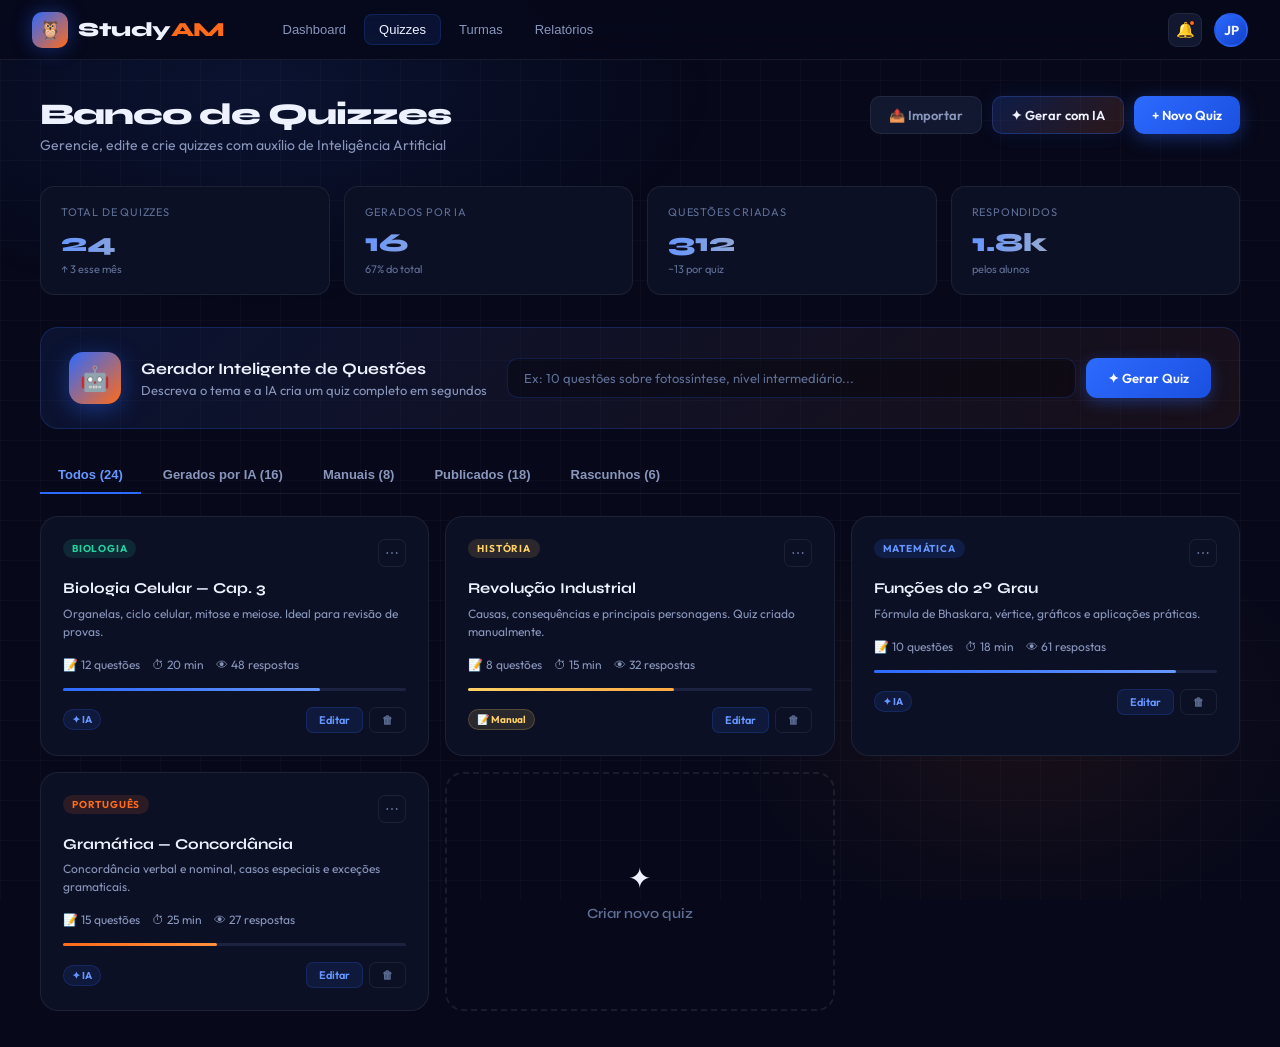
<file: Frontend/studyam-quiz.html>
<!DOCTYPE html>
<html lang="pt-BR">
<head>
<meta charset="UTF-8">
<meta name="viewport" content="width=device-width, initial-scale=1.0">
<title>StudyAM — Criação de quiz</title>
<link href="https://fonts.googleapis.com/css2?family=Syne:wght@400;600;700;800&family=Outfit:wght@300;400;500;600&display=swap" rel="stylesheet">
<style>
*, *::before, *::after { box-sizing: border-box; margin: 0; padding: 0; }
:root {
  --bg: #07091a;
  --surface: #0c1025;
  --surface2: #121830;
  --surface3: #1b2340;
  --border: rgba(255,255,255,0.07);
  --blue: #2d6aff;
  --blue-light: #6696ff;
  --blue-dim: rgba(45,106,255,0.1);
  --orange: #ff6b1a;
  --orange-dim: rgba(255,107,26,0.1);
  --gold: #ffd166;
  --green: #22d3a0;
  --red: #ff4d6d;
  --white: #eef2ff;
  --muted: #5e6f96;
  --muted2: #8896bb;
}
body {
  font-family: 'Outfit', sans-serif;
  background: var(--bg);
  min-height: 100vh;
  color: var(--white);
  overflow-x: hidden;
}

/* BG */
.bg-glow {
  position: fixed; inset: 0; z-index: 0; pointer-events: none;
  background:
    radial-gradient(ellipse 60% 40% at 20% 10%, rgba(45,106,255,0.1) 0%, transparent 60%),
    radial-gradient(ellipse 40% 40% at 80% 80%, rgba(255,107,26,0.08) 0%, transparent 60%);
}
.grid-lines {
  position: fixed; inset: 0; z-index: 0; pointer-events: none;
  background-image:
    linear-gradient(rgba(255,255,255,0.025) 1px, transparent 1px),
    linear-gradient(90deg, rgba(255,255,255,0.025) 1px, transparent 1px);
  background-size: 40px 40px;
}

/* TOPBAR */
.topbar {
  position: sticky; top: 0; z-index: 100;
  background: rgba(7,9,26,0.85); backdrop-filter: blur(20px);
  border-bottom: 1px solid var(--border);
  padding: 0 32px; height: 60px;
  display: flex; align-items: center; gap: 20px;
}
.logo { display: flex; align-items: center; gap: 10px; }
.logo-icon {
  width: 36px; height: 36px;
  background: linear-gradient(135deg, var(--blue), var(--orange));
  border-radius: 10px; display: flex; align-items: center; justify-content: center;
  font-size: 18px; box-shadow: 0 0 20px rgba(45,106,255,0.4);
}
.logo-name {
  font-family: 'Syne', sans-serif; font-size: 20px; font-weight: 800;
  letter-spacing: -0.5px; color: var(--white);
}
.logo-name b { color: var(--orange); font-weight: 800; }
.topbar-nav { display: flex; gap: 4px; margin-left: 24px; }
.nav-item {
  padding: 7px 14px; border-radius: 8px; font-size: 13px; font-weight: 500;
  color: var(--muted2); cursor: pointer; transition: all 0.2s; border: none; background: transparent;
}
.nav-item:hover { color: var(--white); background: var(--surface2); }
.nav-item.active { color: var(--white); background: var(--blue-dim); border: 1px solid rgba(45,106,255,0.2); }
.topbar-end { margin-left: auto; display: flex; align-items: center; gap: 12px; }
.notif-btn {
  width: 34px; height: 34px; border-radius: 9px; background: var(--surface2);
  border: 1px solid var(--border); display: flex; align-items: center; justify-content: center;
  cursor: pointer; font-size: 15px; position: relative;
}
.notif-dot {
  position: absolute; top: 6px; right: 6px; width: 6px; height: 6px;
  background: var(--orange); border-radius: 50%; border: 1px solid var(--bg);
}
.avatar {
  width: 34px; height: 34px; border-radius: 50%;
  background: linear-gradient(135deg, var(--blue), #1040c8);
  display: flex; align-items: center; justify-content: center;
  font-weight: 700; font-size: 13px; cursor: pointer;
  border: 2px solid rgba(45,106,255,0.4);
}

/* PAGE */
.page { position: relative; z-index: 1; padding: 36px 40px; max-width: 1300px; margin: 0 auto; }

/* PAGE HEADER */
.page-header {
  display: flex; justify-content: space-between; align-items: flex-start;
  margin-bottom: 32px;
}
.page-title h1 {
  font-family: 'Syne', sans-serif; font-size: 30px; font-weight: 800;
  letter-spacing: -1px; color: var(--white); margin-bottom: 4px;
}
.page-title p { font-size: 14px; color: var(--muted2); }
.header-actions { display: flex; gap: 10px; }
.btn {
  display: flex; align-items: center; gap: 7px;
  padding: 10px 18px; border-radius: 10px; border: none;
  font-family: 'Outfit', sans-serif; font-size: 13px; font-weight: 600;
  cursor: pointer; transition: all 0.22s;
}
.btn-primary {
  background: linear-gradient(135deg, var(--blue), #1a50df);
  color: white; box-shadow: 0 4px 18px rgba(45,106,255,0.35);
}
.btn-primary:hover { transform: translateY(-1px); box-shadow: 0 7px 24px rgba(45,106,255,0.5); }
.btn-ghost {
  background: var(--surface2); color: var(--muted2);
  border: 1px solid var(--border);
}
.btn-ghost:hover { color: var(--white); border-color: rgba(255,255,255,0.15); }
.btn-ai {
  background: linear-gradient(135deg, rgba(45,106,255,0.2), rgba(255,107,26,0.15));
  color: var(--white); border: 1px solid rgba(45,106,255,0.3);
  box-shadow: 0 0 20px rgba(45,106,255,0.1);
}
.btn-ai:hover { background: linear-gradient(135deg, rgba(45,106,255,0.3), rgba(255,107,26,0.22)); transform: translateY(-1px); }

/* STATS ROW */
.stats-row {
  display: grid; grid-template-columns: repeat(4, 1fr); gap: 14px;
  margin-bottom: 32px;
}
.stat-card {
  background: var(--surface); border: 1px solid var(--border);
  border-radius: 14px; padding: 18px 20px;
  animation: fadeUp 0.4s ease both;
}
.stat-card:nth-child(2) { animation-delay: 0.05s; }
.stat-card:nth-child(3) { animation-delay: 0.1s; }
.stat-card:nth-child(4) { animation-delay: 0.15s; }
.stat-label { font-size: 11px; color: var(--muted); text-transform: uppercase; letter-spacing: 0.8px; margin-bottom: 8px; }
.stat-value {
  font-family: 'Syne', sans-serif; font-size: 26px; font-weight: 800;
  background: linear-gradient(90deg, var(--blue-light), var(--gold));
  -webkit-background-clip: text; -webkit-text-fill-color: transparent; background-clip: text;
}
.stat-sub { font-size: 11px; color: var(--muted); margin-top: 4px; }

/* AI BANNER */
.ai-banner {
  background: linear-gradient(135deg, rgba(45,106,255,0.1) 0%, rgba(255,107,26,0.07) 100%);
  border: 1px solid rgba(45,106,255,0.22);
  border-radius: 18px; padding: 24px 28px; margin-bottom: 28px;
  display: flex; align-items: center; gap: 20px;
  position: relative; overflow: hidden;
  animation: fadeUp 0.4s 0.2s ease both;
}
.ai-banner::after {
  content: '✦';
  position: absolute; right: 28px; top: 50%; transform: translateY(-50%);
  font-size: 80px; color: rgba(45,106,255,0.06);
  font-family: 'Syne', sans-serif;
}
.ai-banner-icon {
  width: 52px; height: 52px; flex-shrink: 0;
  background: linear-gradient(135deg, var(--blue), var(--orange));
  border-radius: 14px; display: flex; align-items: center; justify-content: center;
  font-size: 24px; box-shadow: 0 6px 24px rgba(45,106,255,0.4);
}
.ai-banner-text h3 {
  font-family: 'Syne', sans-serif; font-size: 16px; font-weight: 700; color: var(--white); margin-bottom: 4px;
}
.ai-banner-text p { font-size: 13px; color: var(--muted2); }
.ai-banner-input {
  flex: 1;
  display: flex; gap: 10px;
}
.ai-input {
  flex: 1; background: rgba(0,0,0,0.3);
  border: 1.5px solid rgba(45,106,255,0.2); border-radius: 11px;
  padding: 11px 16px; font-size: 13px; color: var(--white);
  font-family: 'Outfit', sans-serif; outline: none;
  transition: border-color 0.2s;
}
.ai-input:focus { border-color: var(--blue); }
.ai-input::placeholder { color: var(--muted); }
.btn-gen {
  background: linear-gradient(135deg, var(--blue), #1a50df);
  border: none; border-radius: 11px; padding: 11px 22px;
  font-family: 'Outfit', sans-serif; font-size: 13px; font-weight: 600;
  color: white; cursor: pointer; transition: all 0.2s;
  box-shadow: 0 4px 16px rgba(45,106,255,0.35);
  white-space: nowrap; display: flex; align-items: center; gap: 6px;
}
.btn-gen:hover { transform: translateY(-1px); }

/* TABS */
.tabs {
  display: flex; gap: 4px; margin-bottom: 22px;
  border-bottom: 1px solid var(--border); padding-bottom: 0;
}
.tab {
  padding: 10px 18px; font-size: 13px; font-weight: 600;
  color: var(--muted2); cursor: pointer; border: none; background: transparent;
  border-bottom: 2px solid transparent; transition: all 0.2s; margin-bottom: -1px;
}
.tab:hover { color: var(--white); }
.tab.active { color: var(--blue-light); border-bottom-color: var(--blue); }

/* QUIZ CARDS GRID */
.cards-grid {
  display: grid; grid-template-columns: repeat(auto-fill, minmax(300px, 1fr));
  gap: 16px;
}

.quiz-card {
  background: var(--surface); border: 1.5px solid var(--border);
  border-radius: 18px; padding: 22px;
  cursor: pointer; transition: all 0.25s;
  animation: fadeUp 0.4s ease both; position: relative; overflow: hidden;
}
.quiz-card::before {
  content: ''; position: absolute; top: 0; left: 0; right: 0; height: 3px;
  background: linear-gradient(90deg, var(--blue), transparent);
  opacity: 0; transition: opacity 0.25s;
}
.quiz-card:hover { border-color: rgba(45,106,255,0.3); transform: translateY(-3px); box-shadow: 0 12px 40px rgba(0,0,0,0.4); }
.quiz-card:hover::before { opacity: 1; }

.qc-top { display: flex; justify-content: space-between; align-items: flex-start; margin-bottom: 12px; }
.qc-subject {
  font-size: 10px; font-weight: 700; text-transform: uppercase;
  letter-spacing: 0.8px; padding: 3px 9px; border-radius: 20px;
}
.sub-bio { background: rgba(34,211,160,0.12); color: var(--green); }
.sub-hist { background: rgba(255,209,102,0.12); color: var(--gold); }
.sub-mat { background: rgba(45,106,255,0.15); color: var(--blue-light); }
.sub-port { background: rgba(255,107,26,0.12); color: var(--orange); }
.qc-menu {
  width: 28px; height: 28px; border-radius: 7px; border: 1px solid var(--border);
  background: transparent; cursor: pointer; display: flex; align-items: center; justify-content: center;
  font-size: 14px; transition: all 0.2s; color: var(--muted);
}
.qc-menu:hover { background: var(--surface3); color: var(--white); }
.qc-title {
  font-family: 'Syne', sans-serif; font-size: 15px; font-weight: 700;
  color: var(--white); margin-bottom: 6px; line-height: 1.3;
}
.qc-desc { font-size: 12px; color: var(--muted2); margin-bottom: 16px; line-height: 1.5; }
.qc-stats { display: flex; gap: 12px; margin-bottom: 16px; }
.qc-stat { font-size: 12px; color: var(--muted2); display: flex; align-items: center; gap: 4px; }
.qc-bar-wrap { height: 3px; background: var(--surface3); border-radius: 2px; margin-bottom: 16px; }
.qc-bar { height: 100%; border-radius: 2px; background: linear-gradient(90deg, var(--blue), var(--blue-light)); }
.qc-footer { display: flex; justify-content: space-between; align-items: center; }
.ai-chip {
  font-size: 10px; font-weight: 700; padding: 3px 8px; border-radius: 20px;
  background: var(--blue-dim); color: var(--blue-light);
  border: 1px solid rgba(45,106,255,0.2);
  display: flex; align-items: center; gap: 4px;
}
.qc-actions { display: flex; gap: 6px; }
.qc-btn {
  padding: 5px 12px; border-radius: 7px; font-size: 11px; font-weight: 600;
  border: none; cursor: pointer; transition: all 0.2s; font-family: 'Outfit', sans-serif;
}
.qc-btn-edit { background: var(--blue-dim); color: var(--blue-light); border: 1px solid rgba(45,106,255,0.2); }
.qc-btn-edit:hover { background: rgba(45,106,255,0.2); }
.qc-btn-del { background: transparent; color: var(--muted); border: 1px solid var(--border); }
.qc-btn-del:hover { background: rgba(255,77,109,0.1); color: var(--red); border-color: rgba(255,77,109,0.3); }

/* NEW CARD */
.new-card {
  background: transparent; border: 2px dashed rgba(255,255,255,0.08);
  border-radius: 18px; padding: 22px;
  display: flex; flex-direction: column; align-items: center; justify-content: center;
  min-height: 200px; cursor: pointer; transition: all 0.25s; gap: 10px;
}
.new-card:hover { border-color: rgba(45,106,255,0.4); background: var(--blue-dim); }
.new-card-icon { font-size: 28px; }
.new-card-text { font-family: 'Syne', sans-serif; font-size: 14px; font-weight: 600; color: var(--muted); }
.new-card:hover .new-card-text { color: var(--blue-light); }

/* MODAL */
.modal-overlay {
  position: fixed; inset: 0; z-index: 500;
  background: rgba(0,0,0,0.75); backdrop-filter: blur(8px);
  display: flex; align-items: center; justify-content: center;
  padding: 20px;
  opacity: 0; pointer-events: none; transition: opacity 0.25s;
}
.modal-overlay.open { opacity: 1; pointer-events: all; }

.modal {
  width: 100%; max-width: 680px; max-height: 90vh;
  background: var(--surface); border: 1px solid rgba(45,106,255,0.2);
  border-radius: 24px; overflow-y: auto;
  box-shadow: 0 40px 100px rgba(0,0,0,0.7), 0 0 0 1px rgba(45,106,255,0.1);
  transform: scale(0.95) translateY(20px); transition: transform 0.3s cubic-bezier(0.34,1.56,0.64,1);
}
.modal-overlay.open .modal { transform: scale(1) translateY(0); }
.modal::-webkit-scrollbar { width: 4px; }
.modal::-webkit-scrollbar-thumb { background: var(--surface3); border-radius: 2px; }

.modal-header {
  padding: 28px 28px 20px;
  border-bottom: 1px solid var(--border);
  display: flex; align-items: center; gap: 14px;
}
.modal-icon {
  width: 44px; height: 44px;
  background: linear-gradient(135deg, var(--blue), var(--orange));
  border-radius: 12px; display: flex; align-items: center; justify-content: center;
  font-size: 22px; flex-shrink: 0;
  box-shadow: 0 4px 20px rgba(45,106,255,0.4);
}
.modal-title { flex: 1; }
.modal-title h2 { font-family: 'Syne', sans-serif; font-size: 18px; font-weight: 800; color: var(--white); margin-bottom: 2px; }
.modal-title p { font-size: 12px; color: var(--muted2); }
.close-btn {
  width: 32px; height: 32px; border-radius: 8px; border: 1px solid var(--border);
  background: transparent; color: var(--muted); cursor: pointer;
  display: flex; align-items: center; justify-content: center; font-size: 16px;
  transition: all 0.2s;
}
.close-btn:hover { background: var(--surface2); color: var(--white); }

.modal-body { padding: 24px 28px; }

.m-label { font-size: 12px; font-weight: 600; color: var(--muted2); margin-bottom: 7px; text-transform: uppercase; letter-spacing: 0.5px; }
.m-input, .m-textarea {
  width: 100%; background: var(--surface2); border: 1.5px solid var(--border);
  border-radius: 10px; padding: 11px 14px;
  font-family: 'Outfit', sans-serif; font-size: 14px; color: var(--white);
  outline: none; transition: border-color 0.2s; margin-bottom: 18px;
}
.m-input:focus, .m-textarea:focus { border-color: var(--blue); background: rgba(45,106,255,0.05); }
.m-input::placeholder, .m-textarea::placeholder { color: var(--muted); }
.m-textarea { resize: vertical; min-height: 80px; }
.m-row { display: grid; grid-template-columns: 1fr 1fr; gap: 14px; }
.m-select {
  width: 100%; background: var(--surface2); border: 1.5px solid var(--border);
  border-radius: 10px; padding: 11px 14px; font-size: 13px; color: var(--muted2);
  outline: none; cursor: pointer; font-family: 'Outfit', sans-serif; margin-bottom: 18px;
}
.m-select:focus { border-color: var(--blue); }

.ai-gen-block {
  background: linear-gradient(135deg, rgba(45,106,255,0.08), rgba(255,107,26,0.05));
  border: 1px solid rgba(45,106,255,0.2); border-radius: 14px;
  padding: 18px; margin-bottom: 20px;
}
.ai-gen-label {
  display: flex; align-items: center; gap: 8px;
  font-family: 'Syne', sans-serif; font-size: 13px; font-weight: 700; color: var(--white);
  margin-bottom: 12px;
}
.ai-spark { color: var(--blue-light); }
.ai-gen-row { display: flex; gap: 8px; }
.ai-gen-input {
  flex: 1; background: rgba(0,0,0,0.25); border: 1.5px solid rgba(45,106,255,0.2);
  border-radius: 9px; padding: 10px 14px; font-size: 13px; color: var(--white);
  font-family: 'Outfit', sans-serif; outline: none; transition: border-color 0.2s;
}
.ai-gen-input:focus { border-color: var(--blue); }
.ai-gen-input::placeholder { color: var(--muted); }
.ai-gen-btn {
  background: linear-gradient(135deg, var(--blue), #1a50df);
  border: none; border-radius: 9px; padding: 10px 18px;
  font-family: 'Outfit', sans-serif; font-size: 13px; font-weight: 700;
  color: white; cursor: pointer;
  box-shadow: 0 3px 14px rgba(45,106,255,0.4);
  white-space: nowrap; transition: all 0.2s;
  display: flex; align-items: center; gap: 5px;
}
.ai-gen-btn:hover { transform: translateY(-1px); }

.modal-footer {
  padding: 16px 28px 24px;
  display: flex; justify-content: flex-end; gap: 10px;
  border-top: 1px solid var(--border);
}

@keyframes fadeUp { from { opacity: 0; transform: translateY(14px); } to { opacity: 1; transform: translateY(0); } }
</style>
</head>
<body>
<div class="bg-glow"></div>
<div class="grid-lines"></div>

<!-- TOPBAR -->
<div class="topbar">
  <div class="logo">
    <div class="logo-icon">🦉</div>
    <div class="logo-name">Study<b>AM</b></div>
  </div>
  <nav class="topbar-nav">
    <button class="nav-item">Dashboard</button>
    <button class="nav-item active">Quizzes</button>
    <button class="nav-item">Turmas</button>
    <button class="nav-item">Relatórios</button>
  </nav>
  <div class="topbar-end">
    <div class="notif-btn">🔔<div class="notif-dot"></div></div>
    <div class="avatar">JP</div>
  </div>
</div>

<!-- PAGE -->
<div class="page">

  <!-- HEADER -->
  <div class="page-header">
    <div class="page-title">
      <h1>Banco de Quizzes</h1>
      <p>Gerencie, edite e crie quizzes com auxílio de Inteligência Artificial</p>
    </div>
    <div class="header-actions">
      <button class="btn btn-ghost">📤 Importar</button>
      <button class="btn btn-ai">✦ Gerar com IA</button>
      <button class="btn btn-primary" onclick="openModal()">+ Novo Quiz</button>
    </div>
  </div>

  <!-- STATS -->
  <div class="stats-row">
    <div class="stat-card">
      <div class="stat-label">Total de Quizzes</div>
      <div class="stat-value">24</div>
      <div class="stat-sub">↑ 3 esse mês</div>
    </div>
    <div class="stat-card">
      <div class="stat-label">Gerados por IA</div>
      <div class="stat-value">16</div>
      <div class="stat-sub">67% do total</div>
    </div>
    <div class="stat-card">
      <div class="stat-label">Questões criadas</div>
      <div class="stat-value">312</div>
      <div class="stat-sub">~13 por quiz</div>
    </div>
    <div class="stat-card">
      <div class="stat-label">Respondidos</div>
      <div class="stat-value">1.8k</div>
      <div class="stat-sub">pelos alunos</div>
    </div>
  </div>

  <!-- AI BANNER -->
  <div class="ai-banner">
    <div class="ai-banner-icon">🤖</div>
    <div class="ai-banner-text">
      <h3>Gerador Inteligente de Questões</h3>
      <p>Descreva o tema e a IA cria um quiz completo em segundos</p>
    </div>
    <div class="ai-banner-input">
      <input class="ai-input" placeholder="Ex: 10 questões sobre fotossíntese, nível intermediário...">
      <button class="btn-gen">✦ Gerar Quiz</button>
    </div>
  </div>

  <!-- TABS -->
  <div class="tabs">
    <button class="tab active">Todos (24)</button>
    <button class="tab">Gerados por IA (16)</button>
    <button class="tab">Manuais (8)</button>
    <button class="tab">Publicados (18)</button>
    <button class="tab">Rascunhos (6)</button>
  </div>

  <!-- GRID -->
  <div class="cards-grid">

    <div class="quiz-card" style="animation-delay:0.0s">
      <div class="qc-top">
        <span class="qc-subject sub-bio">Biologia</span>
        <button class="qc-menu">⋯</button>
      </div>
      <div class="qc-title">Biologia Celular — Cap. 3</div>
      <div class="qc-desc">Organelas, ciclo celular, mitose e meiose. Ideal para revisão de provas.</div>
      <div class="qc-stats">
        <span class="qc-stat">📝 12 questões</span>
        <span class="qc-stat">⏱ 20 min</span>
        <span class="qc-stat">👁 48 respostas</span>
      </div>
      <div class="qc-bar-wrap"><div class="qc-bar" style="width:75%"></div></div>
      <div class="qc-footer">
        <span class="ai-chip">✦ IA</span>
        <div class="qc-actions">
          <button class="qc-btn qc-btn-edit" onclick="openModal()">Editar</button>
          <button class="qc-btn qc-btn-del">🗑</button>
        </div>
      </div>
    </div>

    <div class="quiz-card" style="animation-delay:0.06s">
      <div class="qc-top">
        <span class="qc-subject sub-hist">História</span>
        <button class="qc-menu">⋯</button>
      </div>
      <div class="qc-title">Revolução Industrial</div>
      <div class="qc-desc">Causas, consequências e principais personagens. Quiz criado manualmente.</div>
      <div class="qc-stats">
        <span class="qc-stat">📝 8 questões</span>
        <span class="qc-stat">⏱ 15 min</span>
        <span class="qc-stat">👁 32 respostas</span>
      </div>
      <div class="qc-bar-wrap"><div class="qc-bar" style="width:60%;background:linear-gradient(90deg,var(--gold),#ffaa44)"></div></div>
      <div class="qc-footer">
        <span class="ai-chip" style="background:rgba(255,209,102,0.12);color:var(--gold);border-color:rgba(255,209,102,0.2)">📝 Manual</span>
        <div class="qc-actions">
          <button class="qc-btn qc-btn-edit" onclick="openModal()">Editar</button>
          <button class="qc-btn qc-btn-del">🗑</button>
        </div>
      </div>
    </div>

    <div class="quiz-card" style="animation-delay:0.12s">
      <div class="qc-top">
        <span class="qc-subject sub-mat">Matemática</span>
        <button class="qc-menu">⋯</button>
      </div>
      <div class="qc-title">Funções do 2º Grau</div>
      <div class="qc-desc">Fórmula de Bhaskara, vértice, gráficos e aplicações práticas.</div>
      <div class="qc-stats">
        <span class="qc-stat">📝 10 questões</span>
        <span class="qc-stat">⏱ 18 min</span>
        <span class="qc-stat">👁 61 respostas</span>
      </div>
      <div class="qc-bar-wrap"><div class="qc-bar" style="width:88%"></div></div>
      <div class="qc-footer">
        <span class="ai-chip">✦ IA</span>
        <div class="qc-actions">
          <button class="qc-btn qc-btn-edit" onclick="openModal()">Editar</button>
          <button class="qc-btn qc-btn-del">🗑</button>
        </div>
      </div>
    </div>

    <div class="quiz-card" style="animation-delay:0.18s">
      <div class="qc-top">
        <span class="qc-subject sub-port">Português</span>
        <button class="qc-menu">⋯</button>
      </div>
      <div class="qc-title">Gramática — Concordância</div>
      <div class="qc-desc">Concordância verbal e nominal, casos especiais e exceções gramaticais.</div>
      <div class="qc-stats">
        <span class="qc-stat">📝 15 questões</span>
        <span class="qc-stat">⏱ 25 min</span>
        <span class="qc-stat">👁 27 respostas</span>
      </div>
      <div class="qc-bar-wrap"><div class="qc-bar" style="width:45%;background:linear-gradient(90deg,var(--orange),#ff9240)"></div></div>
      <div class="qc-footer">
        <span class="ai-chip">✦ IA</span>
        <div class="qc-actions">
          <button class="qc-btn qc-btn-edit" onclick="openModal()">Editar</button>
          <button class="qc-btn qc-btn-del">🗑</button>
        </div>
      </div>
    </div>

    <div class="new-card" onclick="openModal()">
      <div class="new-card-icon">✦</div>
      <div class="new-card-text">Criar novo quiz</div>
    </div>

  </div>
</div>

<!-- MODAL -->
<div class="modal-overlay" id="modal" onclick="closeOnOverlay(event)">
  <div class="modal">
    <div class="modal-header">
      <div class="modal-icon">📝</div>
      <div class="modal-title">
        <h2>Criar Novo Quiz</h2>
        <p>Preencha os dados ou gere questões com IA</p>
      </div>
      <button class="close-btn" onclick="closeModal()">✕</button>
    </div>
    <div class="modal-body">
      <div class="m-label">Título do Quiz</div>
      <input class="m-input" placeholder="Ex: Biologia Celular — Cap. 3">
      <div class="m-label">Descrição</div>
      <textarea class="m-textarea" placeholder="Descreva brevemente o conteúdo abordado..."></textarea>
      <div class="m-row">
        <div>
          <div class="m-label">Disciplina</div>
          <select class="m-select">
            <option>Biologia</option><option>Matemática</option><option>História</option><option>Português</option>
          </select>
        </div>
        <div>
          <div class="m-label">Turma</div>
          <select class="m-select">
            <option>3º Ano A</option><option>3º Ano B</option><option>2º Ano A</option>
          </select>
        </div>
      </div>
      <div class="m-row">
        <div>
          <div class="m-label">Nível de dificuldade</div>
          <select class="m-select">
            <option>Fácil</option><option selected>Médio</option><option>Difícil</option>
          </select>
        </div>
        <div>
          <div class="m-label">Tempo limite</div>
          <input class="m-input" placeholder="Ex: 30 minutos" style="margin-bottom:0">
        </div>
      </div>

      <div class="ai-gen-block">
        <div class="ai-gen-label">
          <span class="ai-spark">✦</span> Gerar questões automaticamente com IA
        </div>
        <div class="ai-gen-row">
          <input class="ai-gen-input" placeholder="Ex: 10 questões de múltipla escolha sobre mitose, nível médio...">
          <button class="ai-gen-btn">✦ Gerar</button>
        </div>
      </div>
    </div>
    <div class="modal-footer">
      <button class="btn btn-ghost" onclick="closeModal()">Cancelar</button>
      <button class="btn btn-primary">Criar Quiz →</button>
    </div>
  </div>
</div>

<script>
  function openModal() {
    document.getElementById('modal').classList.add('open');
  }
  function closeModal() {
    document.getElementById('modal').classList.remove('open');
  }
  function closeOnOverlay(e) {
    if (e.target.id === 'modal') closeModal();
  }
  document.querySelectorAll('.tab').forEach(t => {
    t.addEventListener('click', function() {
      document.querySelectorAll('.tab').forEach(x => x.classList.remove('active'));
      this.classList.add('active');
    });
  });
  document.querySelectorAll('.nav-item').forEach(n => {
    n.addEventListener('click', function() {
      document.querySelectorAll('.nav-item').forEach(x => x.classList.remove('active'));
      this.classList.add('active');
    });
  });
</script>
</body>
</html>
</file>
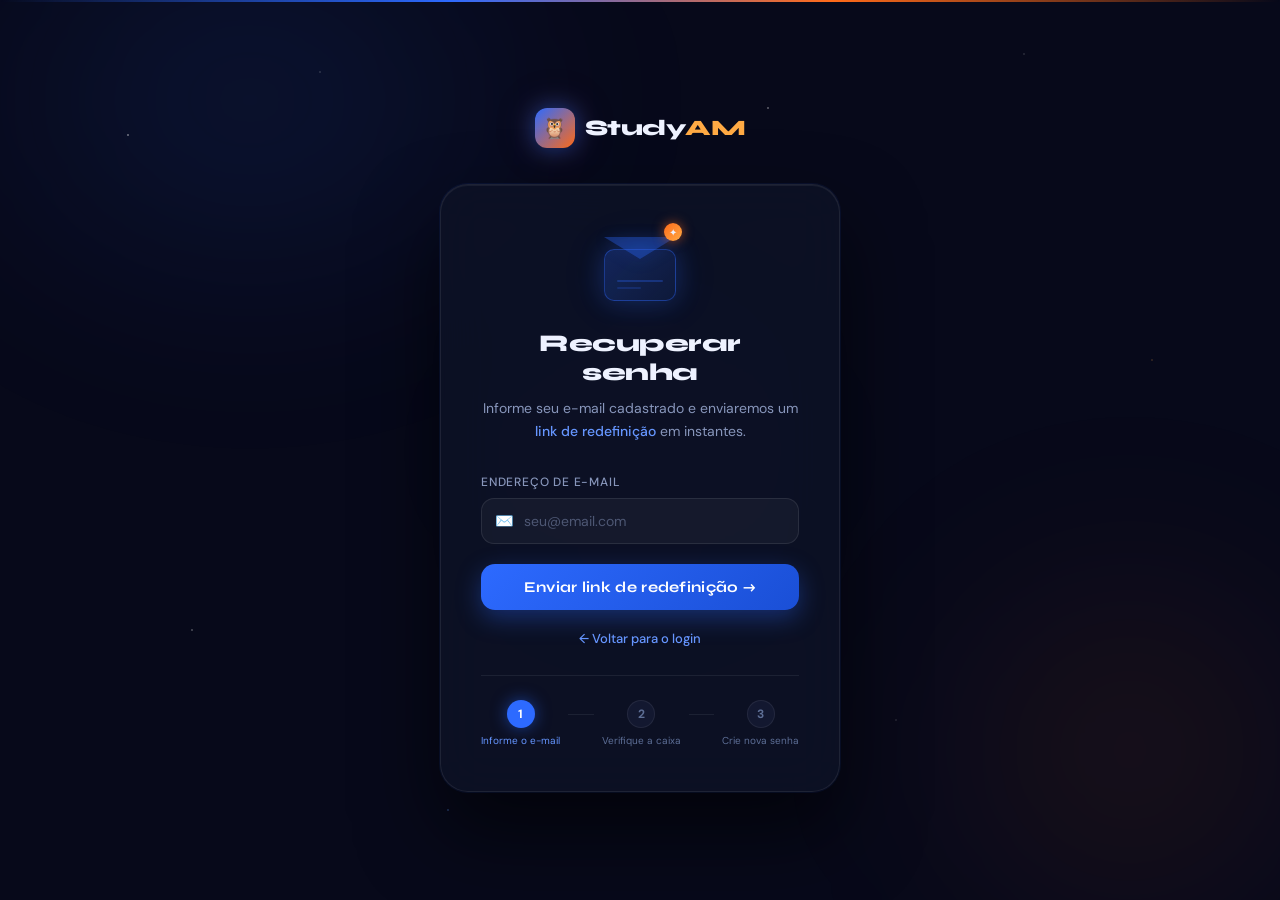
<file: Frontend/studyam-reset.html>
<!DOCTYPE html>
<html lang="pt-BR">
<head>
<meta charset="UTF-8">
<meta name="viewport" content="width=device-width, initial-scale=1.0">
<title>StudyAM — Recuperar Senha</title>
<link href="https://fonts.googleapis.com/css2?family=Syne:wght@400;600;700;800&family=DM+Sans:wght@300;400;500&display=swap" rel="stylesheet">
<style>
*, *::before, *::after { box-sizing: border-box; margin: 0; padding: 0; }
:root {
  --bg: #07091a;
  --surface: #0d1226;
  --surface2: #131830;
  --border: rgba(255,255,255,0.07);
  --blue: #2d6aff;
  --blue-l: #6696ff;
  --blue-d: rgba(45,106,255,0.12);
  --orange: #ff6b1a;
  --orange-l: #ffaa44;
  --white: #eef2ff;
  --muted: #5e6f96;
  --muted2: #8896bb;
}
body {
  font-family: 'DM Sans', sans-serif;
  background: var(--bg);
  min-height: 100vh;
  display: flex; flex-direction: column;
  align-items: center; justify-content: center;
  color: var(--white);
  overflow: hidden;
  position: relative;
}

/* BG atmosphere */
.bg-orb {
  position: fixed; border-radius: 50%; pointer-events: none; z-index: 0;
  filter: blur(90px);
}
.orb1 {
  width: 700px; height: 500px;
  background: radial-gradient(ellipse, rgba(45,106,255,0.13) 0%, transparent 70%);
  top: -150px; left: -100px;
  animation: drift1 14s ease-in-out infinite;
}
.orb2 {
  width: 500px; height: 500px;
  background: radial-gradient(ellipse, rgba(255,107,26,0.1) 0%, transparent 70%);
  bottom: -100px; right: -100px;
  animation: drift2 18s ease-in-out infinite;
}
.orb3 {
  width: 300px; height: 300px;
  background: radial-gradient(ellipse, rgba(45,106,255,0.07) 0%, transparent 70%);
  top: 50%; left: 50%; transform: translate(-50%, -50%);
  animation: pulse 8s ease-in-out infinite;
}
@keyframes drift1 { 0%,100%{transform:translate(0,0)} 50%{transform:translate(40px,30px)} }
@keyframes drift2 { 0%,100%{transform:translate(0,0)} 50%{transform:translate(-30px,-40px)} }
@keyframes pulse { 0%,100%{opacity:0.5;transform:translate(-50%,-50%) scale(1)} 50%{opacity:1;transform:translate(-50%,-50%) scale(1.2)} }

/* Stars */
.stars {
  position: fixed; inset: 0; z-index: 0; pointer-events: none;
  background-image:
    radial-gradient(1.5px 1.5px at 10% 15%, rgba(255,255,255,0.6) 0%, transparent 100%),
    radial-gradient(1px 1px at 25% 8%, rgba(255,255,255,0.4) 0%, transparent 100%),
    radial-gradient(1.5px 1.5px at 60% 12%, rgba(255,255,255,0.5) 0%, transparent 100%),
    radial-gradient(1px 1px at 80% 6%, rgba(255,255,255,0.35) 0%, transparent 100%),
    radial-gradient(2px 2px at 45% 25%, rgba(91,159,255,0.7) 0%, transparent 100%),
    radial-gradient(1px 1px at 90% 40%, rgba(255,170,68,0.5) 0%, transparent 100%),
    radial-gradient(1.5px 1.5px at 15% 70%, rgba(255,255,255,0.4) 0%, transparent 100%),
    radial-gradient(1px 1px at 70% 80%, rgba(255,255,255,0.3) 0%, transparent 100%),
    radial-gradient(1.5px 1.5px at 35% 90%, rgba(91,159,255,0.5) 0%, transparent 100%);
}

/* Glow top line */
.glow-line {
  position: fixed; top: 0; left: 0; right: 0; height: 2px; z-index: 100;
  background: linear-gradient(90deg, transparent, var(--blue) 35%, var(--orange) 65%, transparent);
}

/* CARD */
.card-wrap {
  position: relative; z-index: 1;
  width: 100%; max-width: 440px;
  padding: 20px;
  animation: popIn 0.7s cubic-bezier(0.34,1.56,0.64,1) both;
}
@keyframes popIn {
  from { opacity: 0; transform: scale(0.93) translateY(24px); }
  to { opacity: 1; transform: scale(1) translateY(0); }
}

/* LOGO */
.logo {
  display: flex; align-items: center; justify-content: center; gap: 10px;
  margin-bottom: 36px;
  animation: fadeDown 0.5s 0.1s ease both;
}
.logo-box {
  width: 40px; height: 40px;
  background: linear-gradient(135deg, var(--blue), var(--orange));
  border-radius: 12px; display: flex; align-items: center; justify-content: center;
  font-size: 20px;
  box-shadow: 0 0 24px rgba(45,106,255,0.5), 0 0 48px rgba(255,107,26,0.15);
}
.logo-name {
  font-family: 'Syne', sans-serif; font-size: 22px; font-weight: 800;
  letter-spacing: -0.5px; color: var(--white);
}
.logo-name span { color: var(--orange-l); }

/* MAIN CARD */
.card {
  background: rgba(13,18,38,0.85);
  border: 1px solid rgba(255,255,255,0.08);
  border-radius: 28px; padding: 44px 40px;
  backdrop-filter: blur(24px);
  box-shadow:
    0 0 0 1px rgba(45,106,255,0.08),
    0 40px 80px rgba(0,0,0,0.6),
    inset 0 1px 0 rgba(255,255,255,0.06);
}

/* ENVELOPE ICON */
.icon-wrap {
  display: flex; justify-content: center; margin-bottom: 28px;
  animation: fadeDown 0.5s 0.2s ease both;
}
.envelope {
  width: 72px; height: 72px;
  position: relative;
  animation: floatIcon 4s ease-in-out infinite;
}
@keyframes floatIcon {
  0%,100%{transform:translateY(0)} 50%{transform:translateY(-6px)}
}
.env-body {
  width: 72px; height: 52px;
  background: linear-gradient(135deg, rgba(45,106,255,0.25), rgba(45,106,255,0.1));
  border: 1.5px solid rgba(45,106,255,0.4);
  border-radius: 10px;
  position: absolute; bottom: 0;
  box-shadow: 0 0 24px rgba(45,106,255,0.25), 0 0 48px rgba(45,106,255,0.1);
}
.env-flap {
  width: 0; height: 0;
  border-left: 36px solid transparent;
  border-right: 36px solid transparent;
  border-top: 22px solid rgba(45,106,255,0.35);
  position: absolute; top: 8px; left: 0;
  filter: drop-shadow(0 2px 8px rgba(45,106,255,0.3));
}
.env-line1 {
  position: absolute; bottom: 18px; left: 12px; right: 12px;
  height: 2px; background: rgba(45,106,255,0.3); border-radius: 2px;
}
.env-line2 {
  position: absolute; bottom: 11px; left: 12px; width: 24px;
  height: 2px; background: rgba(45,106,255,0.2); border-radius: 2px;
}
.env-spark {
  position: absolute; top: -6px; right: -6px;
  width: 18px; height: 18px;
  background: linear-gradient(135deg, var(--orange), var(--orange-l));
  border-radius: 50%;
  display: flex; align-items: center; justify-content: center;
  font-size: 10px;
  box-shadow: 0 0 12px rgba(255,107,26,0.6);
  animation: sparkPulse 2s ease-in-out infinite;
}
@keyframes sparkPulse {
  0%,100%{transform:scale(1)} 50%{transform:scale(1.15)}
}

/* TEXTS */
.card-title {
  font-family: 'Syne', sans-serif; font-size: 24px; font-weight: 800;
  color: var(--white); text-align: center; letter-spacing: -0.5px;
  margin-bottom: 10px;
  animation: fadeUp 0.5s 0.25s ease both;
}
.card-sub {
  font-size: 14px; color: var(--muted2); text-align: center; line-height: 1.6;
  margin-bottom: 32px;
  animation: fadeUp 0.5s 0.3s ease both;
}
.card-sub strong { color: var(--blue-l); font-weight: 500; }

/* FIELD */
.field { margin-bottom: 20px; animation: fadeUp 0.5s 0.35s ease both; }
.field label {
  display: block; font-size: 12px; font-weight: 500;
  color: var(--muted2); text-transform: uppercase; letter-spacing: 0.8px;
  margin-bottom: 8px;
}
.input-wrap { position: relative; }
.input-icon {
  position: absolute; left: 14px; top: 50%; transform: translateY(-50%);
  font-size: 15px; pointer-events: none;
}
.field input {
  width: 100%;
  background: rgba(255,255,255,0.04);
  border: 1.5px solid rgba(255,255,255,0.09);
  border-radius: 13px; padding: 13px 16px 13px 42px;
  font-family: 'DM Sans', sans-serif; font-size: 14px; color: var(--white);
  outline: none; transition: all 0.2s;
}
.field input::placeholder { color: rgba(136,150,187,0.5); }
.field input:focus {
  border-color: var(--blue);
  background: rgba(45,106,255,0.07);
  box-shadow: 0 0 0 3px rgba(45,106,255,0.12);
}

/* BTN */
.btn-submit {
  width: 100%;
  background: linear-gradient(135deg, var(--blue) 0%, #1a4fd6 100%);
  border: none; border-radius: 14px; padding: 14px;
  font-family: 'Syne', sans-serif; font-size: 15px; font-weight: 700;
  color: white; cursor: pointer; transition: all 0.25s;
  box-shadow: 0 8px 24px rgba(45,106,255,0.35);
  letter-spacing: 0.3px; margin-bottom: 20px;
  animation: fadeUp 0.5s 0.4s ease both;
  position: relative; overflow: hidden;
}
.btn-submit::before {
  content: '';
  position: absolute; inset: 0;
  background: linear-gradient(135deg, rgba(255,255,255,0.1), transparent);
  opacity: 0; transition: opacity 0.2s;
}
.btn-submit:hover { transform: translateY(-2px); box-shadow: 0 12px 32px rgba(45,106,255,0.5); }
.btn-submit:hover::before { opacity: 1; }
.btn-submit:active { transform: translateY(0); }

/* BACK LINK */
.back-link {
  text-align: center; font-size: 13px; color: var(--muted2);
  animation: fadeUp 0.5s 0.45s ease both;
}
.back-link a {
  color: var(--blue-l); text-decoration: none; font-weight: 500;
  display: inline-flex; align-items: center; gap: 5px;
  transition: color 0.2s;
}
.back-link a:hover { color: var(--orange-l); }

/* STEPS HINT */
.steps-hint {
  display: flex; gap: 8px; justify-content: center;
  margin-top: 28px; padding-top: 24px;
  border-top: 1px solid var(--border);
  animation: fadeUp 0.5s 0.5s ease both;
}
.step {
  display: flex; flex-direction: column; align-items: center; gap: 6px;
  flex: 1;
}
.step-dot {
  width: 28px; height: 28px; border-radius: 50%;
  display: flex; align-items: center; justify-content: center;
  font-size: 12px; font-weight: 700;
  transition: all 0.2s;
}
.step-dot.active {
  background: var(--blue); color: white;
  box-shadow: 0 0 16px rgba(45,106,255,0.5);
}
.step-dot.done {
  background: rgba(34,211,160,0.2); color: #22d3a0;
  border: 1.5px solid rgba(34,211,160,0.3);
}
.step-dot.pending {
  background: var(--surface2); color: var(--muted);
  border: 1.5px solid var(--border);
}
.step-line { flex: 1; height: 1px; background: var(--border); margin-top: 14px; }
.step-label { font-size: 10px; color: var(--muted); text-align: center; white-space: nowrap; }
.step.active .step-label { color: var(--blue-l); }

@keyframes fadeUp { from { opacity: 0; transform: translateY(14px); } to { opacity: 1; transform: translateY(0); } }
@keyframes fadeDown { from { opacity: 0; transform: translateY(-14px); } to { opacity: 1; transform: translateY(0); } }

/* SUCCESS STATE */
.success-state { display: none; text-align: center; animation: fadeUp 0.5s ease both; }
.success-icon { font-size: 48px; margin-bottom: 16px; animation: bounce 0.6s cubic-bezier(0.34,1.56,0.64,1) both; }
@keyframes bounce { from{transform:scale(0)} to{transform:scale(1)} }
.success-title { font-family: 'Syne', sans-serif; font-size: 22px; font-weight: 800; color: var(--white); margin-bottom: 10px; }
.success-sub { font-size: 14px; color: var(--muted2); line-height: 1.6; }
.success-sub em { color: var(--blue-l); font-style: normal; }
</style>
</head>
<body>
<div class="bg-orb orb1"></div>
<div class="bg-orb orb2"></div>
<div class="bg-orb orb3"></div>
<div class="stars"></div>
<div class="glow-line"></div>

<div class="card-wrap">
  <!-- LOGO -->
  <div class="logo">
    <div class="logo-box">🦉</div>
    <div class="logo-name">Study<span>AM</span></div>
  </div>

  <!-- CARD -->
  <div class="card">

    <!-- DEFAULT STATE -->
    <div id="default-state">
      <div class="icon-wrap">
        <div class="envelope">
          <div class="env-body">
            <div class="env-line1"></div>
            <div class="env-line2"></div>
          </div>
          <div class="env-flap"></div>
          <div class="env-spark">✦</div>
        </div>
      </div>

      <div class="card-title">Recuperar senha</div>
      <div class="card-sub">
        Informe seu e-mail cadastrado e enviaremos um<br>
        <strong>link de redefinição</strong> em instantes.
      </div>

      <div class="field">
        <label>Endereço de e-mail</label>
        <div class="input-wrap">
          <span class="input-icon">✉️</span>
          <input type="email" id="email-input" placeholder="seu@email.com">
        </div>
      </div>

      <button class="btn-submit" onclick="handleSubmit()">
        Enviar link de redefinição →
      </button>

      <div class="back-link">
        <a href="#">← Voltar para o login</a>
      </div>

      <div class="steps-hint">
        <div class="step active">
          <div class="step-dot active">1</div>
          <div class="step-label">Informe o e-mail</div>
        </div>
        <div class="step-line"></div>
        <div class="step">
          <div class="step-dot pending">2</div>
          <div class="step-label">Verifique a caixa</div>
        </div>
        <div class="step-line"></div>
        <div class="step">
          <div class="step-dot pending">3</div>
          <div class="step-label">Crie nova senha</div>
        </div>
      </div>
    </div>

    <!-- SUCCESS STATE -->
    <div class="success-state" id="success-state">
      <div class="success-icon">📬</div>
      <div class="success-title">E-mail enviado!</div>
      <div class="success-sub">
        Enviamos o link para<br>
        <em id="email-display">seu@email.com</em><br><br>
        Verifique sua caixa de entrada e spam.
      </div>
      <div style="margin-top:28px">
        <div class="back-link"><a href="#">← Voltar para o login</a></div>
      </div>
    </div>

  </div>
</div>

<script>
function handleSubmit() {
  const email = document.getElementById('email-input').value;
  if (!email) { document.getElementById('email-input').focus(); return; }
  document.getElementById('default-state').style.display = 'none';
  const s = document.getElementById('success-state');
  s.style.display = 'block';
  document.getElementById('email-display').textContent = email;
}
</script>
</body>
</html>
</file>
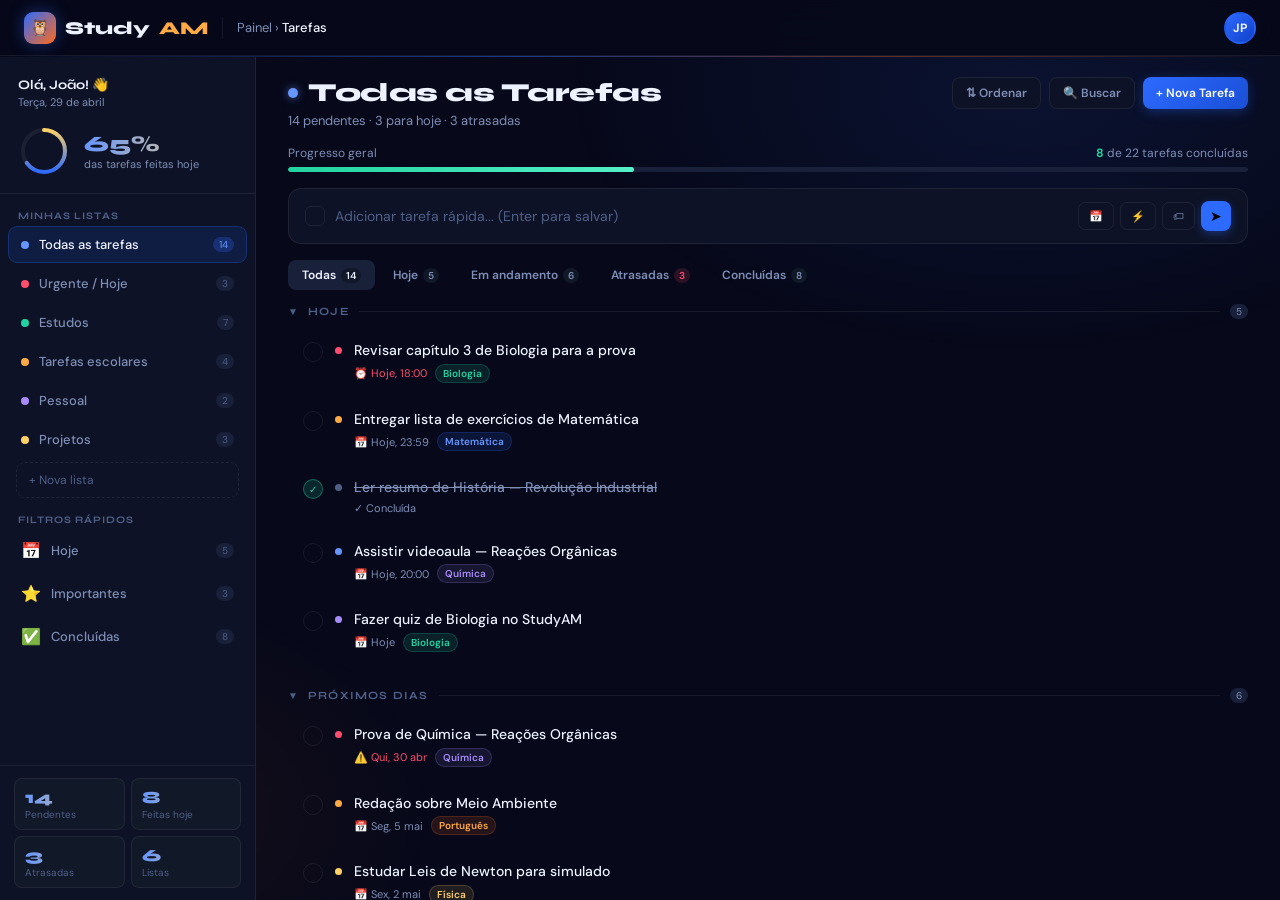
<file: Frontend/studyam-tarefas.html>
<!DOCTYPE html>
<html lang="pt-BR">
<head>
<meta charset="UTF-8">
<meta name="viewport" content="width=device-width, initial-scale=1.0">
<title>StudyAM — Lista de Tarefas</title>
<link href="https://fonts.googleapis.com/css2?family=Syne:wght@400;600;700;800&family=DM+Sans:wght@300;400;500&display=swap" rel="stylesheet">
<style>
*, *::before, *::after { box-sizing: border-box; margin: 0; padding: 0; }
:root {
  --bg: #07091a; --s1: #0d1226; --s2: #111828; --s3: #18203a;
  --border: rgba(255,255,255,0.07);
  --blue: #2d6aff; --blue-l: #6696ff; --blue-d: rgba(45,106,255,0.13);
  --orange: #ff6b1a; --orange-l: #ffaa44; --orange-d: rgba(255,107,26,0.12);
  --green: #22d3a0; --green-d: rgba(34,211,160,0.12);
  --red: #ff4d6d; --red-d: rgba(255,77,109,0.1);
  --gold: #ffd166; --gold-d: rgba(255,209,102,0.1);
  --purple: #a78bfa; --purple-d: rgba(167,139,250,0.1);
  --white: #eef2ff; --muted: #4e5f88; --muted2: #7e8eb5;
}
body { font-family: 'DM Sans', sans-serif; background: var(--bg); height: 100vh; display: flex; flex-direction: column; color: var(--white); overflow: hidden; }

.bg-atm { position: fixed; inset: 0; z-index: 0; pointer-events: none;
  background:
    radial-gradient(ellipse 55% 45% at 80% 10%, rgba(45,106,255,0.1) 0%, transparent 65%),
    radial-gradient(ellipse 40% 40% at 10% 90%, rgba(255,107,26,0.07) 0%, transparent 60%); }

/* TOPBAR */
.topbar { height: 56px; display: flex; align-items: center; padding: 0 24px; gap: 14px; background: rgba(7,9,26,0.92); border-bottom: 1px solid var(--border); backdrop-filter: blur(20px); flex-shrink: 0; z-index: 50; position: relative; }
.t-logo { display: flex; align-items: center; gap: 9px; font-family: 'Syne', sans-serif; font-size: 18px; font-weight: 800; }
.t-icon { width: 32px; height: 32px; background: linear-gradient(135deg, var(--blue), var(--orange)); border-radius: 9px; display: flex; align-items: center; justify-content: center; font-size: 16px; box-shadow: 0 0 16px rgba(45,106,255,0.4); }
.t-dot { color: var(--orange-l); }
.t-sep { width: 1px; height: 22px; background: var(--border); }
.t-crumb { font-size: 13px; color: var(--muted2); }
.t-cur { color: var(--white); font-weight: 500; }
.t-right { margin-left: auto; display: flex; gap: 8px; align-items: center; }
.t-avatar { width: 32px; height: 32px; border-radius: 50%; background: linear-gradient(135deg, var(--blue), #1040c8); display: flex; align-items: center; justify-content: center; font-weight: 700; font-size: 12px; border: 2px solid rgba(45,106,255,0.35); cursor: pointer; }
.glow-line { height: 1px; background: linear-gradient(90deg, transparent, rgba(45,106,255,0.5) 40%, rgba(255,107,26,0.35) 70%, transparent); flex-shrink: 0; z-index: 49; }

/* LAYOUT */
.layout { display: flex; flex: 1; overflow: hidden; position: relative; z-index: 1; }

/* SIDEBAR */
.sb { width: 256px; flex-shrink: 0; background: var(--s1); border-right: 1px solid var(--border); display: flex; flex-direction: column; }

.sb-profile { padding: 20px 18px 16px; border-bottom: 1px solid var(--border); }
.sb-greeting { font-family: 'Syne', sans-serif; font-size: 13px; font-weight: 700; color: var(--white); margin-bottom: 2px; }
.sb-date { font-size: 11px; color: var(--muted2); }
.sb-ring-wrap { display: flex; align-items: center; gap: 14px; margin-top: 16px; }
.ring-svg { flex-shrink: 0; }
.ring-info { flex: 1; }
.ring-pct { font-family: 'Syne', sans-serif; font-size: 22px; font-weight: 800; background: linear-gradient(90deg, var(--blue-l), var(--gold)); -webkit-background-clip: text; -webkit-text-fill-color: transparent; background-clip: text; }
.ring-label { font-size: 11px; color: var(--muted2); }

.sb-lists { flex: 1; overflow-y: auto; padding: 8px; }
.sb-lists::-webkit-scrollbar { width: 3px; }
.sb-lists::-webkit-scrollbar-thumb { background: var(--s3); border-radius: 2px; }

.sb-sec { padding: 8px 10px 4px; font-family: 'Syne', sans-serif; font-size: 10px; font-weight: 700; color: var(--muted); text-transform: uppercase; letter-spacing: 1px; }

.list-item { display: flex; align-items: center; gap: 10px; padding: 9px 12px; border-radius: 9px; cursor: pointer; transition: all 0.2s; border: 1.5px solid transparent; margin-bottom: 2px; }
.list-item:hover { background: var(--s3); }
.list-item.active { background: var(--blue-d); border-color: rgba(45,106,255,0.25); }
.li-color { width: 8px; height: 8px; border-radius: 50%; flex-shrink: 0; }
.li-name { font-size: 13px; color: var(--muted2); flex: 1; font-weight: 500; }
.list-item.active .li-name { color: var(--white); }
.li-count { font-size: 10px; background: var(--s3); padding: 1px 6px; border-radius: 10px; color: var(--muted); }
.list-item.active .li-count { background: rgba(45,106,255,0.25); color: var(--blue-l); }

.btn-new-list { display: flex; align-items: center; gap: 8px; padding: 9px 12px; border-radius: 9px; cursor: pointer; font-size: 12px; color: var(--muted); border: 1.5px dashed rgba(255,255,255,0.08); margin: 4px 8px; background: transparent; transition: all 0.2s; font-family: 'DM Sans', sans-serif; width: calc(100% - 16px); }
.btn-new-list:hover { border-color: rgba(45,106,255,0.3); color: var(--blue-l); background: var(--blue-d); }

.sb-foot { padding: 12px 14px; border-top: 1px solid var(--border); }
.sb-foot-stats { display: grid; grid-template-columns: 1fr 1fr; gap: 6px; }
.sfs { background: var(--s2); border: 1px solid var(--border); border-radius: 8px; padding: 8px 10px; }
.sfs-v { font-family: 'Syne', sans-serif; font-size: 17px; font-weight: 800; background: linear-gradient(90deg, var(--blue-l), var(--gold)); -webkit-background-clip: text; -webkit-text-fill-color: transparent; background-clip: text; }
.sfs-l { font-size: 10px; color: var(--muted); }

/* MAIN */
.main { flex: 1; display: flex; flex-direction: column; overflow: hidden; }

/* TOP BAR OF MAIN */
.main-header { padding: 20px 32px 0; display: flex; justify-content: space-between; align-items: flex-start; flex-shrink: 0; animation: fadeUp 0.4s ease both; }
.mh-left { }
.mh-title { font-family: 'Syne', sans-serif; font-size: 26px; font-weight: 800; letter-spacing: -0.5px; display: flex; align-items: center; gap: 10px; margin-bottom: 4px; }
.mh-dot { width: 10px; height: 10px; border-radius: 50%; }
.mh-sub { font-size: 13px; color: var(--muted2); }
.mh-right { display: flex; gap: 8px; align-items: center; }
.mh-btn { height: 32px; padding: 0 13px; border-radius: 8px; border: 1px solid var(--border); background: var(--s1); font-size: 12px; font-weight: 600; color: var(--muted2); cursor: pointer; font-family: 'DM Sans', sans-serif; transition: all 0.2s; display: flex; align-items: center; gap: 5px; }
.mh-btn:hover { background: var(--s3); color: var(--white); }
.mh-btn.pri { background: linear-gradient(135deg, var(--blue), #1a4fd6); color: white; border: none; box-shadow: 0 3px 12px rgba(45,106,255,0.3); }
.mh-btn.pri:hover { transform: translateY(-1px); }

/* PROGRESS BAR */
.prog-section { padding: 16px 32px; flex-shrink: 0; animation: fadeUp 0.4s 0.05s ease both; }
.prog-row { display: flex; justify-content: space-between; align-items: center; margin-bottom: 6px; }
.prog-label { font-size: 12px; color: var(--muted2); }
.prog-nums { font-size: 12px; color: var(--muted2); }
.prog-nums b { color: var(--green); font-weight: 700; }
.prog-bar { height: 5px; background: var(--s3); border-radius: 3px; overflow: hidden; }
.prog-fill { height: 100%; border-radius: 3px; background: linear-gradient(90deg, var(--green), #55f0c8); transition: width 0.8s ease; }

/* QUICK ADD */
.quick-add { margin: 0 32px 16px; display: flex; gap: 10px; align-items: center; background: var(--s1); border: 1.5px solid var(--border); border-radius: 13px; padding: 12px 16px; transition: border-color 0.2s; flex-shrink: 0; animation: fadeUp 0.4s 0.08s ease both; }
.quick-add:focus-within { border-color: rgba(45,106,255,0.4); box-shadow: 0 0 0 3px rgba(45,106,255,0.07); }
.qa-check-placeholder { width: 20px; height: 20px; border-radius: 6px; border: 1.5px solid var(--border); flex-shrink: 0; }
.qa-input { flex: 1; background: transparent; border: none; font-family: 'DM Sans', sans-serif; font-size: 14px; color: var(--white); outline: none; }
.qa-input::placeholder { color: var(--muted); }
.qa-meta { display: flex; gap: 6px; align-items: center; }
.qa-m-btn { height: 28px; padding: 0 10px; border-radius: 7px; border: 1px solid var(--border); background: transparent; font-size: 11px; color: var(--muted2); cursor: pointer; font-family: 'DM Sans', sans-serif; transition: all 0.18s; display: flex; align-items: center; gap: 3px; }
.qa-m-btn:hover { background: var(--s3); color: var(--white); }
.qa-send { width: 30px; height: 30px; border-radius: 8px; background: var(--blue); border: none; cursor: pointer; display: flex; align-items: center; justify-content: center; font-size: 14px; transition: all 0.2s; box-shadow: 0 3px 10px rgba(45,106,255,0.35); }
.qa-send:hover { transform: scale(1.06); }

/* FILTER TABS */
.filter-tabs { display: flex; gap: 4px; padding: 0 32px; margin-bottom: 14px; flex-shrink: 0; animation: fadeUp 0.4s 0.1s ease both; }
.ftab { height: 30px; padding: 0 14px; border-radius: 8px; border: none; background: transparent; font-size: 12px; font-weight: 600; color: var(--muted2); cursor: pointer; font-family: 'DM Sans', sans-serif; transition: all 0.2s; display: flex; align-items: center; gap: 5px; }
.ftab:hover { color: var(--white); background: var(--s3); }
.ftab.active { background: var(--s3); color: var(--white); }
.ftab-count { font-size: 10px; background: var(--s2); padding: 1px 5px; border-radius: 8px; }

/* TASKS AREA */
.tasks-scroll { flex: 1; overflow-y: auto; padding: 0 32px 32px; }
.tasks-scroll::-webkit-scrollbar { width: 4px; }
.tasks-scroll::-webkit-scrollbar-thumb { background: var(--s3); border-radius: 2px; }

/* GROUP */
.task-group { margin-bottom: 24px; }
.tg-header { display: flex; align-items: center; gap: 10px; margin-bottom: 10px; cursor: pointer; }
.tg-arrow { font-size: 10px; color: var(--muted); transition: transform 0.2s; }
.tg-name { font-family: 'Syne', sans-serif; font-size: 11px; font-weight: 700; color: var(--muted); text-transform: uppercase; letter-spacing: 1.2px; }
.tg-line { flex: 1; height: 1px; background: var(--border); }
.tg-cnt { font-size: 10px; background: var(--s3); padding: 1px 6px; border-radius: 10px; color: var(--muted2); }

/* TASK ROW */
.task-row { display: flex; align-items: flex-start; gap: 12px; padding: 11px 14px; border-radius: 11px; cursor: pointer; transition: all 0.2s; border: 1.5px solid transparent; margin-bottom: 3px; position: relative; animation: fadeUp 0.35s ease both; }
.task-row:hover { background: var(--s2); border-color: rgba(255,255,255,0.05); }
.task-row.done { opacity: 0.5; }
.task-row.done .task-title { text-decoration: line-through; color: var(--muted2); }

/* Checkbox */
.task-check { width: 20px; height: 20px; border-radius: 50%; border: 1.5px solid var(--border); background: transparent; flex-shrink: 0; margin-top: 1px; cursor: pointer; display: flex; align-items: center; justify-content: center; font-size: 10px; transition: all 0.22s; }
.task-check:hover { border-color: var(--blue); background: var(--blue-d); }
.task-row.done .task-check { background: rgba(34,211,160,0.15); border-color: rgba(34,211,160,0.4); color: var(--green); }

/* Priority dot */
.prio-dot { width: 7px; height: 7px; border-radius: 50%; flex-shrink: 0; margin-top: 6px; }

.task-body { flex: 1; min-width: 0; }
.task-title { font-size: 14px; color: var(--white); font-weight: 500; margin-bottom: 3px; line-height: 1.4; }
.task-meta { display: flex; gap: 8px; align-items: center; flex-wrap: wrap; }
.task-date { font-size: 11px; color: var(--muted2); display: flex; align-items: center; gap: 3px; }
.task-date.overdue { color: var(--red); }
.t-tag { font-size: 10px; padding: 2px 7px; border-radius: 20px; font-weight: 600; }
.tag-bio { background: rgba(34,211,160,0.12); color: var(--green); border: 1px solid rgba(34,211,160,0.2); }
.tag-mat { background: var(--blue-d); color: var(--blue-l); border: 1px solid rgba(45,106,255,0.2); }
.tag-por { background: var(--orange-d); color: var(--orange-l); border: 1px solid rgba(255,107,26,0.2); }
.tag-qui { background: var(--purple-d); color: var(--purple); border: 1px solid rgba(167,139,250,0.2); }
.tag-fis { background: var(--gold-d); color: var(--gold); border: 1px solid rgba(255,209,102,0.2); }
.tag-pes { background: rgba(255,77,109,0.1); color: var(--red); border: 1px solid rgba(255,77,109,0.2); }

.task-actions { display: flex; gap: 4px; flex-shrink: 0; opacity: 0; transition: opacity 0.2s; }
.task-row:hover .task-actions { opacity: 1; }
.ta-btn { width: 26px; height: 26px; border-radius: 6px; border: 1px solid var(--border); background: transparent; cursor: pointer; display: flex; align-items: center; justify-content: center; font-size: 12px; color: var(--muted); transition: all 0.18s; }
.ta-btn:hover { background: var(--s3); color: var(--white); }
.ta-btn.del:hover { background: var(--red-d); border-color: rgba(255,77,109,0.3); color: var(--red); }

/* Subtask indent */
.subtask-row { margin-left: 32px; }
.subtask-row .task-title { font-size: 13px; color: var(--muted2); }

@keyframes fadeUp { from{opacity:0;transform:translateY(8px)} to{opacity:1;transform:translateY(0)} }
</style>
</head>
<body>
<div class="bg-atm"></div>

<div class="topbar">
  <div class="t-logo"><div class="t-icon">🦉</div>Study<span class="t-dot">AM</span></div>
  <div class="t-sep"></div>
  <div class="t-crumb">Painel › <span class="t-cur">Tarefas</span></div>
  <div class="t-right"><div class="t-avatar">JP</div></div>
</div>
<div class="glow-line"></div>

<div class="layout">

  <!-- SIDEBAR -->
  <div class="sb">
    <div class="sb-profile">
      <div class="sb-greeting">Olá, João! 👋</div>
      <div class="sb-date">Terça, 29 de abril</div>
      <div class="sb-ring-wrap">
        <svg class="ring-svg" width="52" height="52" viewBox="0 0 52 52">
          <circle cx="26" cy="26" r="21" fill="none" stroke="rgba(255,255,255,0.06)" stroke-width="4"/>
          <circle cx="26" cy="26" r="21" fill="none" stroke="url(#rg)" stroke-width="4" stroke-dasharray="131.9" stroke-dashoffset="46.2" stroke-linecap="round" transform="rotate(-90 26 26)"/>
          <defs><linearGradient id="rg" x1="0" y1="0" x2="1" y2="0"><stop stop-color="#2d6aff"/><stop offset="1" stop-color="#ffd166"/></linearGradient></defs>
        </svg>
        <div class="ring-info">
          <div class="ring-pct">65%</div>
          <div class="ring-label">das tarefas feitas hoje</div>
        </div>
      </div>
    </div>

    <div class="sb-lists">
      <div class="sb-sec">Minhas listas</div>

      <div class="list-item active">
        <div class="li-color" style="background:#6696ff"></div>
        <div class="li-name">Todas as tarefas</div>
        <div class="li-count">14</div>
      </div>
      <div class="list-item">
        <div class="li-color" style="background:#ff4d6d"></div>
        <div class="li-name">Urgente / Hoje</div>
        <div class="li-count">3</div>
      </div>
      <div class="list-item">
        <div class="li-color" style="background:#22d3a0"></div>
        <div class="li-name">Estudos</div>
        <div class="li-count">7</div>
      </div>
      <div class="list-item">
        <div class="li-color" style="background:#ffaa44"></div>
        <div class="li-name">Tarefas escolares</div>
        <div class="li-count">4</div>
      </div>
      <div class="list-item">
        <div class="li-color" style="background:#a78bfa"></div>
        <div class="li-name">Pessoal</div>
        <div class="li-count">2</div>
      </div>
      <div class="list-item">
        <div class="li-color" style="background:#ffd166"></div>
        <div class="li-name">Projetos</div>
        <div class="li-count">3</div>
      </div>

      <button class="btn-new-list">+ Nova lista</button>

      <div class="sb-sec" style="margin-top:8px">Filtros rápidos</div>
      <div class="list-item"><span>📅</span><div class="li-name">Hoje</div><div class="li-count">5</div></div>
      <div class="list-item"><span>⭐</span><div class="li-name">Importantes</div><div class="li-count">3</div></div>
      <div class="list-item"><span>✅</span><div class="li-name">Concluídas</div><div class="li-count">8</div></div>
    </div>

    <div class="sb-foot">
      <div class="sb-foot-stats">
        <div class="sfs"><div class="sfs-v">14</div><div class="sfs-l">Pendentes</div></div>
        <div class="sfs"><div class="sfs-v">8</div><div class="sfs-l">Feitas hoje</div></div>
        <div class="sfs"><div class="sfs-v">3</div><div class="sfs-l">Atrasadas</div></div>
        <div class="sfs"><div class="sfs-v">6</div><div class="sfs-l">Listas</div></div>
      </div>
    </div>
  </div>

  <!-- MAIN -->
  <div class="main">
    <div class="main-header">
      <div class="mh-left">
        <div class="mh-title">
          <div class="mh-dot" style="background:#6696ff;box-shadow:0 0 8px rgba(102,150,255,0.6)"></div>
          Todas as Tarefas
        </div>
        <div class="mh-sub">14 pendentes · 3 para hoje · 3 atrasadas</div>
      </div>
      <div class="mh-right">
        <button class="mh-btn">⇅ Ordenar</button>
        <button class="mh-btn">🔍 Buscar</button>
        <button class="mh-btn pri">+ Nova Tarefa</button>
      </div>
    </div>

    <div class="prog-section">
      <div class="prog-row">
        <span class="prog-label">Progresso geral</span>
        <span class="prog-nums"><b>8</b> de 22 tarefas concluídas</span>
      </div>
      <div class="prog-bar"><div class="prog-fill" style="width:36%"></div></div>
    </div>

    <div class="quick-add">
      <div class="qa-check-placeholder"></div>
      <input class="qa-input" id="qa" placeholder="Adicionar tarefa rápida... (Enter para salvar)" onkeydown="if(event.key==='Enter')addTask()">
      <div class="qa-meta">
        <button class="qa-m-btn">📅</button>
        <button class="qa-m-btn">⚡</button>
        <button class="qa-m-btn">🏷</button>
        <button class="qa-send" onclick="addTask()">➤</button>
      </div>
    </div>

    <div class="filter-tabs">
      <button class="ftab active" onclick="setTab(this)">Todas <span class="ftab-count">14</span></button>
      <button class="ftab" onclick="setTab(this)">Hoje <span class="ftab-count">5</span></button>
      <button class="ftab" onclick="setTab(this)">Em andamento <span class="ftab-count">6</span></button>
      <button class="ftab" onclick="setTab(this)">Atrasadas <span class="ftab-count" style="background:rgba(255,77,109,0.15);color:var(--red)">3</span></button>
      <button class="ftab" onclick="setTab(this)">Concluídas <span class="ftab-count">8</span></button>
    </div>

    <div class="tasks-scroll" id="tasks-area">

      <!-- GROUP: HOJE -->
      <div class="task-group">
        <div class="tg-header" onclick="toggleGroup(this)">
          <span class="tg-arrow">▼</span>
          <span class="tg-name">Hoje</span>
          <div class="tg-line"></div>
          <span class="tg-cnt">5</span>
        </div>

        <div class="task-row" style="animation-delay:.05s" onclick="toggleTask(this)">
          <div class="task-check" onclick="event.stopPropagation();toggleTask(this.closest('.task-row'))"></div>
          <div class="prio-dot" style="background:var(--red)"></div>
          <div class="task-body">
            <div class="task-title">Revisar capítulo 3 de Biologia para a prova</div>
            <div class="task-meta">
              <span class="task-date overdue">⏰ Hoje, 18:00</span>
              <span class="t-tag tag-bio">Biologia</span>
            </div>
          </div>
          <div class="task-actions">
            <button class="ta-btn">⭐</button>
            <button class="ta-btn">✎</button>
            <button class="ta-btn del">✕</button>
          </div>
        </div>

        <div class="task-row" style="animation-delay:.08s" onclick="toggleTask(this)">
          <div class="task-check" onclick="event.stopPropagation();toggleTask(this.closest('.task-row'))"></div>
          <div class="prio-dot" style="background:var(--orange-l)"></div>
          <div class="task-body">
            <div class="task-title">Entregar lista de exercícios de Matemática</div>
            <div class="task-meta">
              <span class="task-date">📅 Hoje, 23:59</span>
              <span class="t-tag tag-mat">Matemática</span>
            </div>
          </div>
          <div class="task-actions">
            <button class="ta-btn">⭐</button>
            <button class="ta-btn">✎</button>
            <button class="ta-btn del">✕</button>
          </div>
        </div>

        <div class="task-row done" style="animation-delay:.11s">
          <div class="task-check" onclick="event.stopPropagation();toggleTask(this.closest('.task-row'))">✓</div>
          <div class="prio-dot" style="background:var(--muted)"></div>
          <div class="task-body">
            <div class="task-title">Ler resumo de História — Revolução Industrial</div>
            <div class="task-meta">
              <span class="task-date">✓ Concluída</span>
            </div>
          </div>
          <div class="task-actions">
            <button class="ta-btn del">✕</button>
          </div>
        </div>

        <div class="task-row" style="animation-delay:.13s" onclick="toggleTask(this)">
          <div class="task-check" onclick="event.stopPropagation();toggleTask(this.closest('.task-row'))"></div>
          <div class="prio-dot" style="background:var(--blue-l)"></div>
          <div class="task-body">
            <div class="task-title">Assistir videoaula — Reações Orgânicas</div>
            <div class="task-meta">
              <span class="task-date">📅 Hoje, 20:00</span>
              <span class="t-tag tag-qui">Química</span>
            </div>
          </div>
          <div class="task-actions">
            <button class="ta-btn">⭐</button>
            <button class="ta-btn">✎</button>
            <button class="ta-btn del">✕</button>
          </div>
        </div>

        <div class="task-row" style="animation-delay:.15s" onclick="toggleTask(this)">
          <div class="task-check" onclick="event.stopPropagation();toggleTask(this.closest('.task-row'))"></div>
          <div class="prio-dot" style="background:var(--purple)"></div>
          <div class="task-body">
            <div class="task-title">Fazer quiz de Biologia no StudyAM</div>
            <div class="task-meta">
              <span class="task-date">📅 Hoje</span>
              <span class="t-tag tag-bio">Biologia</span>
            </div>
          </div>
          <div class="task-actions">
            <button class="ta-btn">⭐</button>
            <button class="ta-btn">✎</button>
            <button class="ta-btn del">✕</button>
          </div>
        </div>
      </div>

      <!-- GROUP: PRÓXIMOS DIAS -->
      <div class="task-group">
        <div class="tg-header" onclick="toggleGroup(this)">
          <span class="tg-arrow">▼</span>
          <span class="tg-name">Próximos dias</span>
          <div class="tg-line"></div>
          <span class="tg-cnt">6</span>
        </div>

        <div class="task-row" style="animation-delay:.17s" onclick="toggleTask(this)">
          <div class="task-check" onclick="event.stopPropagation();toggleTask(this.closest('.task-row'))"></div>
          <div class="prio-dot" style="background:var(--red)"></div>
          <div class="task-body">
            <div class="task-title">Prova de Química — Reações Orgânicas</div>
            <div class="task-meta">
              <span class="task-date overdue">⚠️ Qui, 30 abr</span>
              <span class="t-tag tag-qui">Química</span>
            </div>
          </div>
          <div class="task-actions">
            <button class="ta-btn">⭐</button>
            <button class="ta-btn">✎</button>
            <button class="ta-btn del">✕</button>
          </div>
        </div>

        <div class="task-row" style="animation-delay:.19s" onclick="toggleTask(this)">
          <div class="task-check" onclick="event.stopPropagation();toggleTask(this.closest('.task-row'))"></div>
          <div class="prio-dot" style="background:var(--orange-l)"></div>
          <div class="task-body">
            <div class="task-title">Redação sobre Meio Ambiente</div>
            <div class="task-meta">
              <span class="task-date">📅 Seg, 5 mai</span>
              <span class="t-tag tag-por">Português</span>
            </div>
          </div>
          <div class="task-actions">
            <button class="ta-btn">⭐</button>
            <button class="ta-btn">✎</button>
            <button class="ta-btn del">✕</button>
          </div>
        </div>

        <div class="task-row" style="animation-delay:.21s" onclick="toggleTask(this)">
          <div class="task-check" onclick="event.stopPropagation();toggleTask(this.closest('.task-row'))"></div>
          <div class="prio-dot" style="background:var(--gold)"></div>
          <div class="task-body">
            <div class="task-title">Estudar Leis de Newton para simulado</div>
            <div class="task-meta">
              <span class="task-date">📅 Sex, 2 mai</span>
              <span class="t-tag tag-fis">Física</span>
            </div>
          </div>
          <div class="task-actions">
            <button class="ta-btn">⭐</button>
            <button class="ta-btn">✎</button>
            <button class="ta-btn del">✕</button>
          </div>
        </div>

        <div class="task-row" style="animation-delay:.23s" onclick="toggleTask(this)">
          <div class="task-check" onclick="event.stopPropagation();toggleTask(this.closest('.task-row'))"></div>
          <div class="prio-dot" style="background:var(--muted2)"></div>
          <div class="task-body">
            <div class="task-title">Comprar caderno novo para anotações</div>
            <div class="task-meta">
              <span class="task-date">📅 Sáb, 3 mai</span>
              <span class="t-tag tag-pes">Pessoal</span>
            </div>
          </div>
          <div class="task-actions">
            <button class="ta-btn">⭐</button>
            <button class="ta-btn">✎</button>
            <button class="ta-btn del">✕</button>
          </div>
        </div>
      </div>

    </div>
  </div>
</div>

<script>
function toggleTask(row) {
  row.classList.toggle('done');
  const chk = row.querySelector('.task-check');
  chk.textContent = row.classList.contains('done') ? '✓' : '';
}
function toggleGroup(hdr) {
  const arrow = hdr.querySelector('.tg-arrow');
  const group = hdr.closest('.task-group');
  const rows = group.querySelectorAll('.task-row, .subtask-row');
  const collapsed = arrow.textContent === '▶';
  arrow.textContent = collapsed ? '▼' : '▶';
  rows.forEach(r => r.style.display = collapsed ? '' : 'none');
}
function setTab(btn) {
  document.querySelectorAll('.ftab').forEach(t => t.classList.remove('active'));
  btn.classList.add('active');
}
function addTask() {
  const input = document.getElementById('qa');
  const val = input.value.trim();
  if (!val) return;
  const area = document.getElementById('tasks-area');
  const groups = area.querySelectorAll('.task-group');
  const firstGroup = groups[0];
  const newRow = document.createElement('div');
  newRow.className = 'task-row';
  newRow.style.animationDelay = '0s';
  newRow.innerHTML = `<div class="task-check" onclick="event.stopPropagation();toggleTask(this.closest('.task-row'))"></div><div class="prio-dot" style="background:var(--blue-l)"></div><div class="task-body"><div class="task-title">${val}</div><div class="task-meta"><span class="task-date">📅 Hoje</span></div></div><div class="task-actions"><button class="ta-btn">⭐</button><button class="ta-btn">✎</button><button class="ta-btn del" onclick="this.closest('.task-row').remove()">✕</button></div>`;
  newRow.addEventListener('click', function() { toggleTask(this); });
  firstGroup.appendChild(newRow);
  input.value = '';
}
document.querySelectorAll('.ta-btn.del').forEach(b => {
  b.addEventListener('click', function(e) { e.stopPropagation(); this.closest('.task-row').style.transition = 'all 0.3s'; this.closest('.task-row').style.opacity = '0'; setTimeout(() => this.closest('.task-row')?.remove(), 300); });
});
</script>
</body>
</html>
</file>
